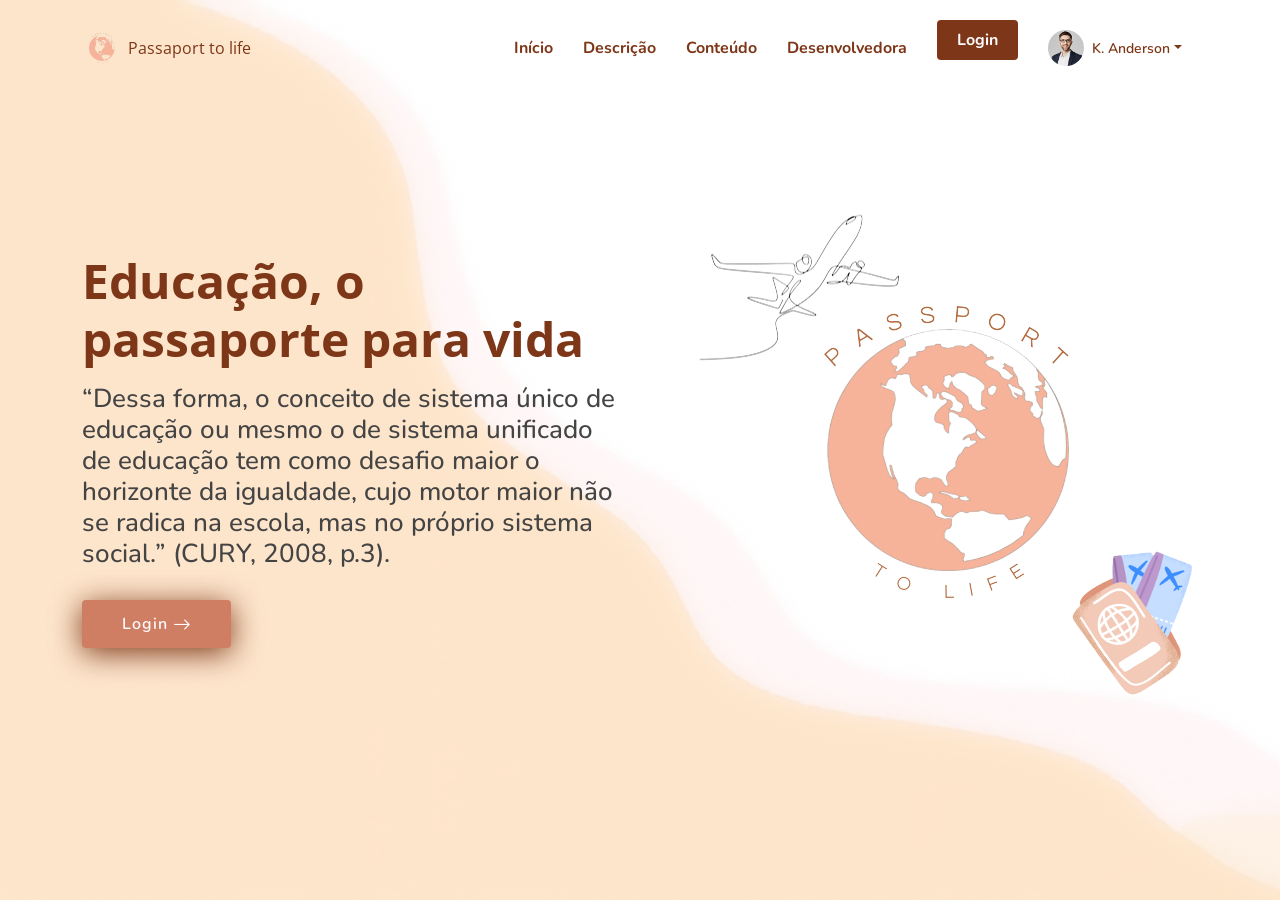
<file: index.html>
<!DOCTYPE html>
<html lang="en">

<head>
  <meta charset="utf-8">
  <meta content="width=device-width, initial-scale=1.0" name="viewport">

  <title>FlexStart Bootstrap Template - Index</title>
  <meta content="" name="description">

  <meta content="" name="keywords">

  <!-- Favicons -->
  <link href="assets/img/mundo.png" rel="icon">
  <link href="assets/img/mundo.png " rel="apple-touch-icon">

  <!-- Google Fonts -->
  <link href="https://fonts.googleapis.com/css?family=Open+Sans:300,300i,400,400i,600,600i,700,700i|Nunito:300,300i,400,400i,600,600i,700,700i|Poppins:300,300i,400,400i,500,500i,600,600i,700,700i" rel="stylesheet">

  <!-- Vendor CSS Files -->
  <link href="assets/vendor/aos/aos.css" rel="stylesheet">
  <link href="assets/vendor/bootstrap/css/bootstrap.min.css" rel="stylesheet">
  <link href="assets/vendor/bootstrap-icons/bootstrap-icons.css" rel="stylesheet">
  <link href="assets/vendor/glightbox/css/glightbox.min.css" rel="stylesheet">
  <link href="assets/vendor/remixicon/remixicon.css" rel="stylesheet">
  <link href="assets/vendor/swiper/swiper-bundle.min.css" rel="stylesheet">

  <!-- Template Main CSS File -->
  <link href="assets/css/style.css" rel="stylesheet">

  <!-- =======================================================
  * Template Name: FlexStart - v1.11.1
  * Template URL: https://bootstrapmade.com/flexstart-bootstrap-startup-template/
  * Author: BootstrapMade.com
  * License: https://bootstrapmade.com/license/
  ======================================================== -->
</head>

<body>

  <!-- ======= Header ======= -->
  <header id="header" class="header fixed-top">
    <div class="container-fluid container-xl d-flex align-items-center justify-content-between">

      <a href="index.html" class="logo d-flex align-items-center">
        <img src="assets/img/mundo.png " alt="">
        <span>Passaport to life</span>
      </a>

      <nav id="navbar" class="navbar">
        <ul>
          <li><a class="nav-link scrollto" href="index.html">Início</a></li>
          <li><a class="nav-link scrollto" < a href="descricao.html">Descrição</a></li>
          <li><a class="nav-link scrollto" href="conteudo.html">Conteúdo</a></li>
          <li><a class="nav-link scrollto" href="desenvolvedora.html">Desenvolvedora</a></li>
          <li><a class="getstarted scrollto" <a href="pages-login.html" 
            class="link-danger" >Login</a></p></li>
        
            <ul class="header-nav ms-auto">
              <br class="d-flex align-items-center">

          
               
          <li class="nav-item dropdown pe-3">

            <a class="nav-link nav-profile d-flex align-items-center pe-0" href="#" data-bs-toggle="dropdown">
              <img src="assets/img/profile-img.jpg" alt="Profile" class="rounded-circle">
              <span class="d-none d-md-block dropdown-toggle ps-2">K. Anderson</span>
            </a><!-- End Profile Iamge Icon -->

 <ul class="dropdown-menu dropdown-menu-end dropdown-menu-arrow profile">
            <li class="dropdown-header">
              <h6>Kevin Anderson</h6>
              <span>Web Designer</span>
            </li>

            <li>
              <a class="dropdown-item d-flex align-items-center" href="users-profile.html">
                <i class="bi bi-person"></i>
                <span>My Profile</span>
              </a>
            </li>
            <li>
              <hr class="dropdown-divider">
            </li>

            <li>
              <a class="dropdown-item d-flex align-items-center" href="users-profile.html">
                <i class="bi bi-gear"></i>
                <span>Account Settings</span>
              </a>
            </li>
            <li>
              <hr class="dropdown-divider">
            </li>
            <li>
              <a class="dropdown-item d-flex align-items-center" href="pages-faq.html">
                <i class="bi bi-question-circle"></i>
                <span>Need Help?</span>
              </a>
            </li>
            <li>
              <hr class="dropdown-divider">
            </li>

            <li>
              <a class="dropdown-item d-flex align-items-center" href="#">
                <i class="bi bi-box-arrow-right"></i>
                <span>Sign Out</span>
              </a>
            </li>

        </ul>
        <i class="bi bi-list mobile-nav-toggle"></i>
      </nav><!-- .navbar -->

    </div>
  </header><!-- End Header -->

  <!-- ======= Hero Section ======= -->
  <section id="hero" class="hero d-flex align-items-center">

    <div class="container">
      <div class="row">
        <div class="col-lg-6 d-flex flex-column justify-content-center">
          <h1 data-aos="fade-up">Educação, o passaporte para vida</h1>
          <h2 data-aos="fade-up" data-aos-delay="400">“Dessa forma, o conceito de sistema único de 
            educação ou mesmo o de sistema unificado de 
            educação tem como desafio maior o horizonte da 
            igualdade, cujo motor maior não se radica na escola, 
            mas no próprio sistema social.” (CURY, 2008, p.3). 
</h2>
          <div data-aos="fade-up" data-aos-delay="600">
            <div class="text-center text-lg-start">
              <a href="pages-login.html" class="btn-get-started scHomerollto d-inline-flex align-items-center justify-content-center align-self-center">
                <span>Login</span>
                <i class="bi bi-arrow-right"></i>
              </a>
            </div>
          </div>
        </div>
        <div class="col-lg-6 hero-img" data-aos="zoom-out" data-aos-delay="200">
          <img src="assets/img/logo.png" class="img-fluid" alt="">
        </div>
      </div>
    </div>

    

  </section><!-- End Hero -->

  
  <a href="#" class="back-to-top d-flex align-items-center justify-content-center"><i class="bi bi-arrow-up-short"></i></a>

  <!-- Vendor JS Files -->
  <script src="assets/vendor/purecounter/purecounter_vanilla.js"></script>
  <script src="assets/vendor/aos/aos.js"></script>
  <script src="assets/vendor/bootstrap/js/bootstrap.bundle.min.js"></script>
  <script src="assets/vendor/glightbox/js/glightbox.min.js"></script>
  <script src="assets/vendor/isotope-layout/isotope.pkgd.min.js"></script>
  <script src="assets/vendor/swiper/swiper-bundle.min.js"></script>
  <script src="assets/vendor/php-email-form/validate.js"></script>

  <!-- Template Main JS File -->
  <script src="assets/js/main.js"></script>

</body>

</html>
</file>
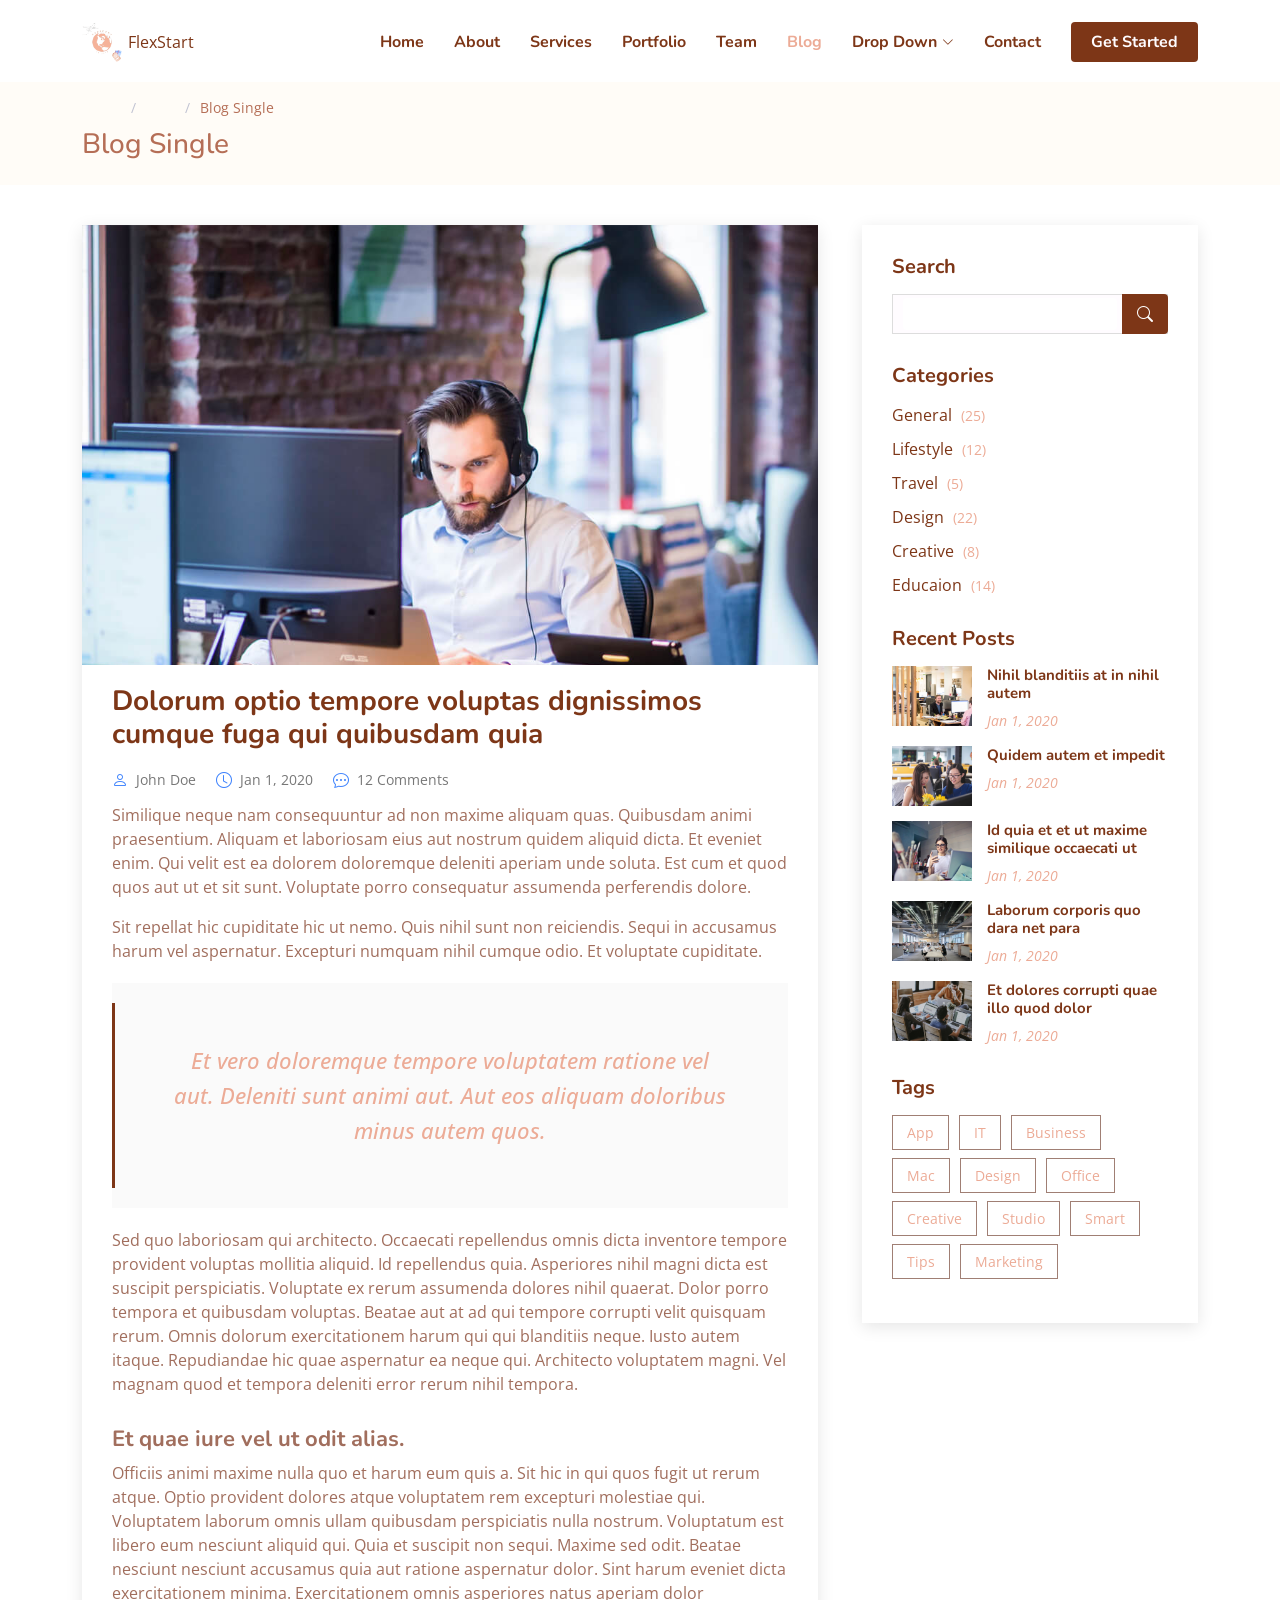
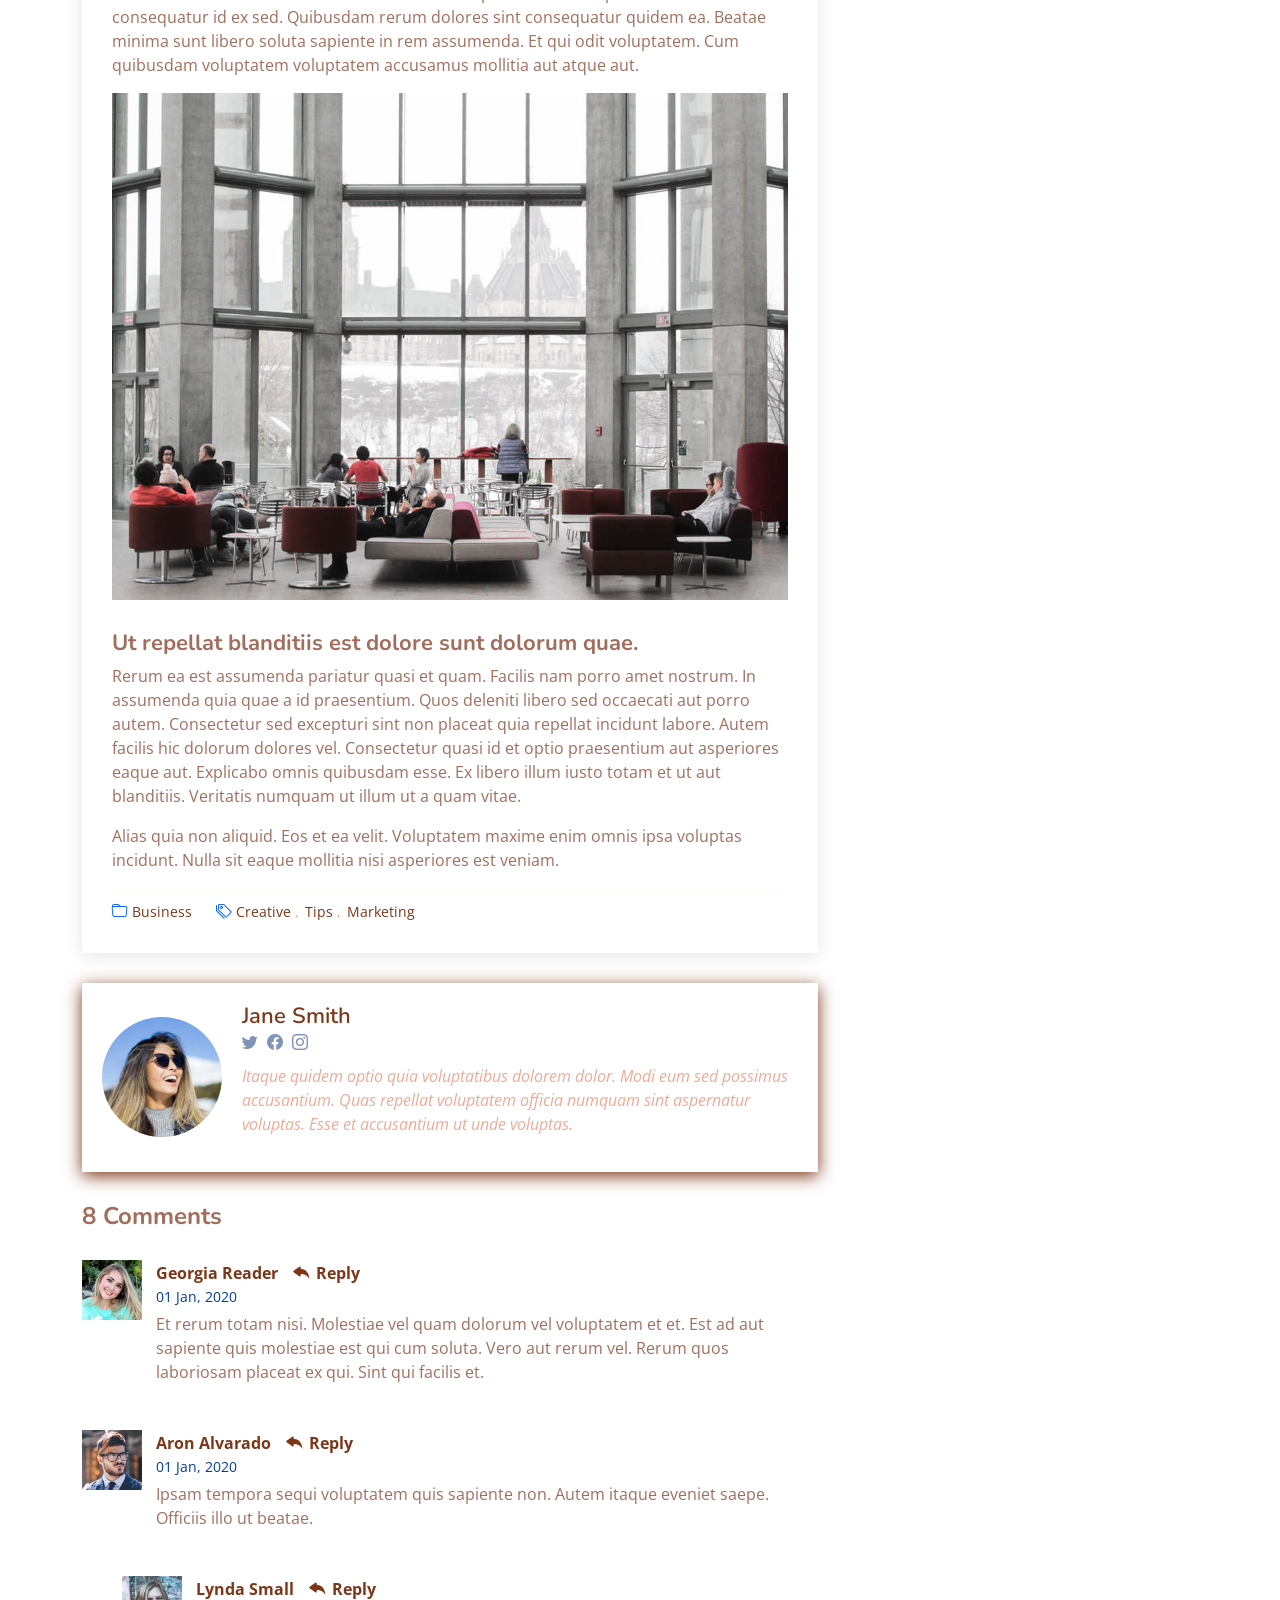
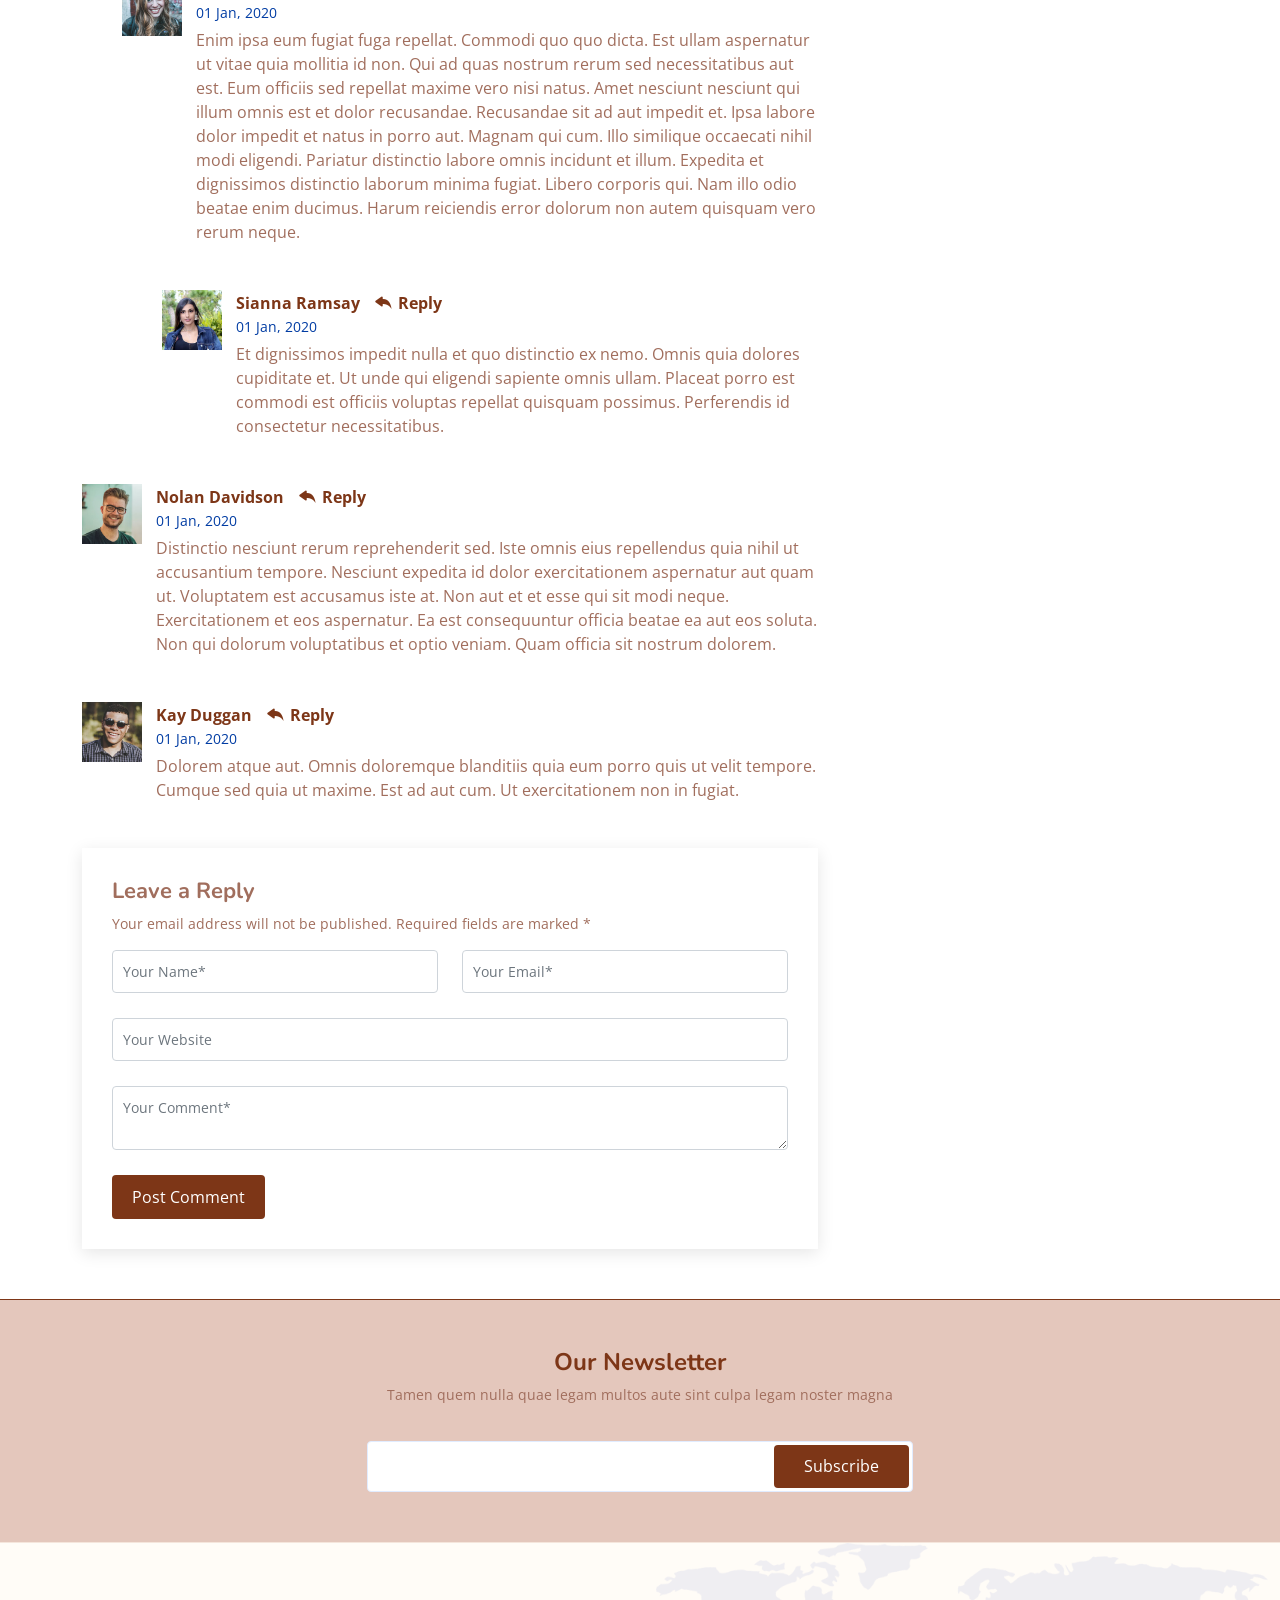
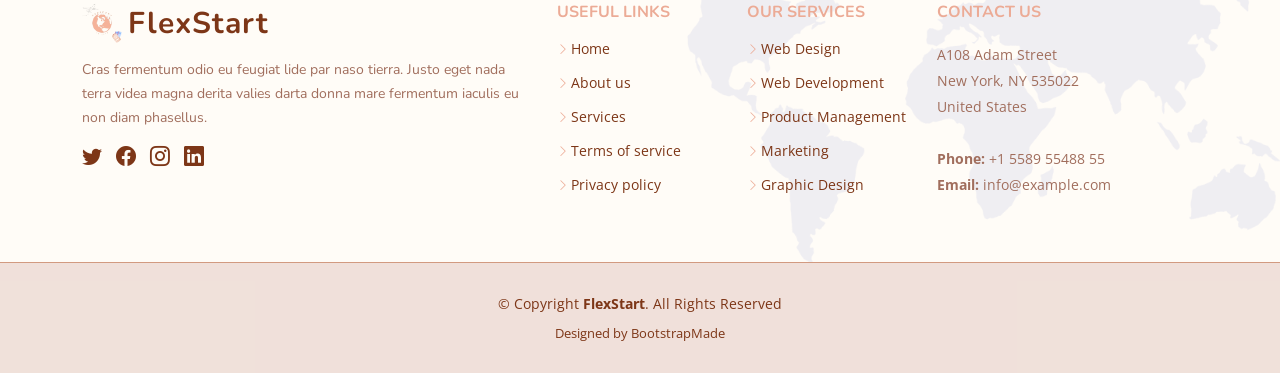
<file: blog-single.html>
<!DOCTYPE html>
<html lang="en">

<head>
  <meta charset="utf-8">
  <meta content="width=device-width, initial-scale=1.0" name="viewport">

  <title>Blog Single - FlexStart Bootstrap Template</title>
  <meta content="" name="description">
  <meta content="" name="keywords">

  <!-- Favicons -->
  <link href="assets/img/favicon.png" rel="icon">
  <link href="assets/img/apple-touch-icon.png" rel="apple-touch-icon">

  <!-- Google Fonts -->
  <link href="https://fonts.googleapis.com/css?family=Open+Sans:300,300i,400,400i,600,600i,700,700i|Nunito:300,300i,400,400i,600,600i,700,700i|Poppins:300,300i,400,400i,500,500i,600,600i,700,700i" rel="stylesheet">

  <!-- Vendor CSS Files -->
  <link href="assets/vendor/aos/aos.css" rel="stylesheet">
  <link href="assets/vendor/bootstrap/css/bootstrap.min.css" rel="stylesheet">
  <link href="assets/vendor/bootstrap-icons/bootstrap-icons.css" rel="stylesheet">
  <link href="assets/vendor/glightbox/css/glightbox.min.css" rel="stylesheet">
  <link href="assets/vendor/remixicon/remixicon.css" rel="stylesheet">
  <link href="assets/vendor/swiper/swiper-bundle.min.css" rel="stylesheet">

  <!-- Template Main CSS File -->
  <link href="assets/css/style.css" rel="stylesheet">

  <!-- =======================================================
  * Template Name: FlexStart - v1.11.1
  * Template URL: https://bootstrapmade.com/flexstart-bootstrap-startup-template/
  * Author: BootstrapMade.com
  * License: https://bootstrapmade.com/license/
  ======================================================== -->
</head>

<body>

  <!-- ======= Header ======= -->
  <header id="header" class="header fixed-top">
    <div class="container-fluid container-xl d-flex align-items-center justify-content-between">

      <a href="index.html" class="logo d-flex align-items-center">
        <img src="assets/img/logo.png" alt="">
        <span>FlexStart</span>
      </a>

      <nav id="navbar" class="navbar">
        <ul>
          <li><a class="nav-link scrollto " href="#hero">Home</a></li>
          <li><a class="nav-link scrollto" href="#about">About</a></li>
          <li><a class="nav-link scrollto" href="#services">Services</a></li>
          <li><a class="nav-link scrollto" href="#portfolio">Portfolio</a></li>
          <li><a class="nav-link scrollto" href="#team">Team</a></li>
          <li><a class="active" href="blog.html">Blog</a></li>
          <li class="dropdown"><a href="#"><span>Drop Down</span> <i class="bi bi-chevron-down"></i></a>
            <ul>
              <li><a href="#">Drop Down 1</a></li>
              <li class="dropdown"><a href="#"><span>Deep Drop Down</span> <i class="bi bi-chevron-right"></i></a>
                <ul>
                  <li><a href="#">Deep Drop Down 1</a></li>
                  <li><a href="#">Deep Drop Down 2</a></li>
                  <li><a href="#">Deep Drop Down 3</a></li>
                  <li><a href="#">Deep Drop Down 4</a></li>
                  <li><a href="#">Deep Drop Down 5</a></li>
                </ul>
              </li>
              <li><a href="#">Drop Down 2</a></li>
              <li><a href="#">Drop Down 3</a></li>
              <li><a href="#">Drop Down 4</a></li>
            </ul>
          </li>
          <li><a class="nav-link scrollto" href="#contact">Contact</a></li>
          <li><a class="getstarted scrollto" href="#about">Get Started</a></li>
        </ul>
        <i class="bi bi-list mobile-nav-toggle"></i>
      </nav><!-- .navbar -->

    </div>
  </header><!-- End Header -->

  <main id="main">

    <!-- ======= Breadcrumbs ======= -->
    <section class="breadcrumbs">
      <div class="container">

        <ol>
          <li><a href="index.html">Home</a></li>
          <li><a href="blog.html">Blog</a></li>
          <li>Blog Single</li>
        </ol>
        <h2>Blog Single</h2>

      </div>
    </section><!-- End Breadcrumbs -->

    <!-- ======= Blog Single Section ======= -->
    <section id="blog" class="blog">
      <div class="container" data-aos="fade-up">

        <div class="row">

          <div class="col-lg-8 entries">

            <article class="entry entry-single">

              <div class="entry-img">
                <img src="assets/img/blog/blog-1.jpg" alt="" class="img-fluid">
              </div>

              <h2 class="entry-title">
                <a href="blog-single.html">Dolorum optio tempore voluptas dignissimos cumque fuga qui quibusdam quia</a>
              </h2>

              <div class="entry-meta">
                <ul>
                  <li class="d-flex align-items-center"><i class="bi bi-person"></i> <a href="blog-single.html">John Doe</a></li>
                  <li class="d-flex align-items-center"><i class="bi bi-clock"></i> <a href="blog-single.html"><time datetime="2020-01-01">Jan 1, 2020</time></a></li>
                  <li class="d-flex align-items-center"><i class="bi bi-chat-dots"></i> <a href="blog-single.html">12 Comments</a></li>
                </ul>
              </div>

              <div class="entry-content">
                <p>
                  Similique neque nam consequuntur ad non maxime aliquam quas. Quibusdam animi praesentium. Aliquam et laboriosam eius aut nostrum quidem aliquid dicta.
                  Et eveniet enim. Qui velit est ea dolorem doloremque deleniti aperiam unde soluta. Est cum et quod quos aut ut et sit sunt. Voluptate porro consequatur assumenda perferendis dolore.
                </p>

                <p>
                  Sit repellat hic cupiditate hic ut nemo. Quis nihil sunt non reiciendis. Sequi in accusamus harum vel aspernatur. Excepturi numquam nihil cumque odio. Et voluptate cupiditate.
                </p>

                <blockquote>
                  <p>
                    Et vero doloremque tempore voluptatem ratione vel aut. Deleniti sunt animi aut. Aut eos aliquam doloribus minus autem quos.
                  </p>
                </blockquote>

                <p>
                  Sed quo laboriosam qui architecto. Occaecati repellendus omnis dicta inventore tempore provident voluptas mollitia aliquid. Id repellendus quia. Asperiores nihil magni dicta est suscipit perspiciatis. Voluptate ex rerum assumenda dolores nihil quaerat.
                  Dolor porro tempora et quibusdam voluptas. Beatae aut at ad qui tempore corrupti velit quisquam rerum. Omnis dolorum exercitationem harum qui qui blanditiis neque.
                  Iusto autem itaque. Repudiandae hic quae aspernatur ea neque qui. Architecto voluptatem magni. Vel magnam quod et tempora deleniti error rerum nihil tempora.
                </p>

                <h3>Et quae iure vel ut odit alias.</h3>
                <p>
                  Officiis animi maxime nulla quo et harum eum quis a. Sit hic in qui quos fugit ut rerum atque. Optio provident dolores atque voluptatem rem excepturi molestiae qui. Voluptatem laborum omnis ullam quibusdam perspiciatis nulla nostrum. Voluptatum est libero eum nesciunt aliquid qui.
                  Quia et suscipit non sequi. Maxime sed odit. Beatae nesciunt nesciunt accusamus quia aut ratione aspernatur dolor. Sint harum eveniet dicta exercitationem minima. Exercitationem omnis asperiores natus aperiam dolor consequatur id ex sed. Quibusdam rerum dolores sint consequatur quidem ea.
                  Beatae minima sunt libero soluta sapiente in rem assumenda. Et qui odit voluptatem. Cum quibusdam voluptatem voluptatem accusamus mollitia aut atque aut.
                </p>
                <img src="assets/img/blog/blog-inside-post.jpg" class="img-fluid" alt="">

                <h3>Ut repellat blanditiis est dolore sunt dolorum quae.</h3>
                <p>
                  Rerum ea est assumenda pariatur quasi et quam. Facilis nam porro amet nostrum. In assumenda quia quae a id praesentium. Quos deleniti libero sed occaecati aut porro autem. Consectetur sed excepturi sint non placeat quia repellat incidunt labore. Autem facilis hic dolorum dolores vel.
                  Consectetur quasi id et optio praesentium aut asperiores eaque aut. Explicabo omnis quibusdam esse. Ex libero illum iusto totam et ut aut blanditiis. Veritatis numquam ut illum ut a quam vitae.
                </p>
                <p>
                  Alias quia non aliquid. Eos et ea velit. Voluptatem maxime enim omnis ipsa voluptas incidunt. Nulla sit eaque mollitia nisi asperiores est veniam.
                </p>

              </div>

              <div class="entry-footer">
                <i class="bi bi-folder"></i>
                <ul class="cats">
                  <li><a href="#">Business</a></li>
                </ul>

                <i class="bi bi-tags"></i>
                <ul class="tags">
                  <li><a href="#">Creative</a></li>
                  <li><a href="#">Tips</a></li>
                  <li><a href="#">Marketing</a></li>
                </ul>
              </div>

            </article><!-- End blog entry -->

            <div class="blog-author d-flex align-items-center">
              <img src="assets/img/blog/blog-author.jpg" class="rounded-circle float-left" alt="">
              <div>
                <h4>Jane Smith</h4>
                <div class="social-links">
                  <a href="https://twitters.com/#"><i class="bi bi-twitter"></i></a>
                  <a href="https://facebook.com/#"><i class="bi bi-facebook"></i></a>
                  <a href="https://instagram.com/#"><i class="biu bi-instagram"></i></a>
                </div>
                <p>
                  Itaque quidem optio quia voluptatibus dolorem dolor. Modi eum sed possimus accusantium. Quas repellat voluptatem officia numquam sint aspernatur voluptas. Esse et accusantium ut unde voluptas.
                </p>
              </div>
            </div><!-- End blog author bio -->

            <div class="blog-comments">

              <h4 class="comments-count">8 Comments</h4>

              <div id="comment-1" class="comment">
                <div class="d-flex">
                  <div class="comment-img"><img src="assets/img/blog/comments-1.jpg" alt=""></div>
                  <div>
                    <h5><a href="">Georgia Reader</a> <a href="#" class="reply"><i class="bi bi-reply-fill"></i> Reply</a></h5>
                    <time datetime="2020-01-01">01 Jan, 2020</time>
                    <p>
                      Et rerum totam nisi. Molestiae vel quam dolorum vel voluptatem et et. Est ad aut sapiente quis molestiae est qui cum soluta.
                      Vero aut rerum vel. Rerum quos laboriosam placeat ex qui. Sint qui facilis et.
                    </p>
                  </div>
                </div>
              </div><!-- End comment #1 -->

              <div id="comment-2" class="comment">
                <div class="d-flex">
                  <div class="comment-img"><img src="assets/img/blog/comments-2.jpg" alt=""></div>
                  <div>
                    <h5><a href="">Aron Alvarado</a> <a href="#" class="reply"><i class="bi bi-reply-fill"></i> Reply</a></h5>
                    <time datetime="2020-01-01">01 Jan, 2020</time>
                    <p>
                      Ipsam tempora sequi voluptatem quis sapiente non. Autem itaque eveniet saepe. Officiis illo ut beatae.
                    </p>
                  </div>
                </div>

                <div id="comment-reply-1" class="comment comment-reply">
                  <div class="d-flex">
                    <div class="comment-img"><img src="assets/img/blog/comments-3.jpg" alt=""></div>
                    <div>
                      <h5><a href="">Lynda Small</a> <a href="#" class="reply"><i class="bi bi-reply-fill"></i> Reply</a></h5>
                      <time datetime="2020-01-01">01 Jan, 2020</time>
                      <p>
                        Enim ipsa eum fugiat fuga repellat. Commodi quo quo dicta. Est ullam aspernatur ut vitae quia mollitia id non. Qui ad quas nostrum rerum sed necessitatibus aut est. Eum officiis sed repellat maxime vero nisi natus. Amet nesciunt nesciunt qui illum omnis est et dolor recusandae.

                        Recusandae sit ad aut impedit et. Ipsa labore dolor impedit et natus in porro aut. Magnam qui cum. Illo similique occaecati nihil modi eligendi. Pariatur distinctio labore omnis incidunt et illum. Expedita et dignissimos distinctio laborum minima fugiat.

                        Libero corporis qui. Nam illo odio beatae enim ducimus. Harum reiciendis error dolorum non autem quisquam vero rerum neque.
                      </p>
                    </div>
                  </div>

                  <div id="comment-reply-2" class="comment comment-reply">
                    <div class="d-flex">
                      <div class="comment-img"><img src="assets/img/blog/comments-4.jpg" alt=""></div>
                      <div>
                        <h5><a href="">Sianna Ramsay</a> <a href="#" class="reply"><i class="bi bi-reply-fill"></i> Reply</a></h5>
                        <time datetime="2020-01-01">01 Jan, 2020</time>
                        <p>
                          Et dignissimos impedit nulla et quo distinctio ex nemo. Omnis quia dolores cupiditate et. Ut unde qui eligendi sapiente omnis ullam. Placeat porro est commodi est officiis voluptas repellat quisquam possimus. Perferendis id consectetur necessitatibus.
                        </p>
                      </div>
                    </div>

                  </div><!-- End comment reply #2-->

                </div><!-- End comment reply #1-->

              </div><!-- End comment #2-->

              <div id="comment-3" class="comment">
                <div class="d-flex">
                  <div class="comment-img"><img src="assets/img/blog/comments-5.jpg" alt=""></div>
                  <div>
                    <h5><a href="">Nolan Davidson</a> <a href="#" class="reply"><i class="bi bi-reply-fill"></i> Reply</a></h5>
                    <time datetime="2020-01-01">01 Jan, 2020</time>
                    <p>
                      Distinctio nesciunt rerum reprehenderit sed. Iste omnis eius repellendus quia nihil ut accusantium tempore. Nesciunt expedita id dolor exercitationem aspernatur aut quam ut. Voluptatem est accusamus iste at.
                      Non aut et et esse qui sit modi neque. Exercitationem et eos aspernatur. Ea est consequuntur officia beatae ea aut eos soluta. Non qui dolorum voluptatibus et optio veniam. Quam officia sit nostrum dolorem.
                    </p>
                  </div>
                </div>

              </div><!-- End comment #3 -->

              <div id="comment-4" class="comment">
                <div class="d-flex">
                  <div class="comment-img"><img src="assets/img/blog/comments-6.jpg" alt=""></div>
                  <div>
                    <h5><a href="">Kay Duggan</a> <a href="#" class="reply"><i class="bi bi-reply-fill"></i> Reply</a></h5>
                    <time datetime="2020-01-01">01 Jan, 2020</time>
                    <p>
                      Dolorem atque aut. Omnis doloremque blanditiis quia eum porro quis ut velit tempore. Cumque sed quia ut maxime. Est ad aut cum. Ut exercitationem non in fugiat.
                    </p>
                  </div>
                </div>

              </div><!-- End comment #4 -->

              <div class="reply-form">
                <h4>Leave a Reply</h4>
                <p>Your email address will not be published. Required fields are marked * </p>
                <form action="">
                  <div class="row">
                    <div class="col-md-6 form-group">
                      <input name="name" type="text" class="form-control" placeholder="Your Name*">
                    </div>
                    <div class="col-md-6 form-group">
                      <input name="email" type="text" class="form-control" placeholder="Your Email*">
                    </div>
                  </div>
                  <div class="row">
                    <div class="col form-group">
                      <input name="website" type="text" class="form-control" placeholder="Your Website">
                    </div>
                  </div>
                  <div class="row">
                    <div class="col form-group">
                      <textarea name="comment" class="form-control" placeholder="Your Comment*"></textarea>
                    </div>
                  </div>
                  <button type="submit" class="btn btn-primary">Post Comment</button>

                </form>

              </div>

            </div><!-- End blog comments -->

          </div><!-- End blog entries list -->

          <div class="col-lg-4">

            <div class="sidebar">

              <h3 class="sidebar-title">Search</h3>
              <div class="sidebar-item search-form">
                <form action="">
                  <input type="text">
                  <button type="submit"><i class="bi bi-search"></i></button>
                </form>
              </div><!-- End sidebar search formn-->

              <h3 class="sidebar-title">Categories</h3>
              <div class="sidebar-item categories">
                <ul>
                  <li><a href="#">General <span>(25)</span></a></li>
                  <li><a href="#">Lifestyle <span>(12)</span></a></li>
                  <li><a href="#">Travel <span>(5)</span></a></li>
                  <li><a href="#">Design <span>(22)</span></a></li>
                  <li><a href="#">Creative <span>(8)</span></a></li>
                  <li><a href="#">Educaion <span>(14)</span></a></li>
                </ul>
              </div><!-- End sidebar categories-->

              <h3 class="sidebar-title">Recent Posts</h3>
              <div class="sidebar-item recent-posts">
                <div class="post-item clearfix">
                  <img src="assets/img/blog/blog-recent-1.jpg" alt="">
                  <h4><a href="blog-single.html">Nihil blanditiis at in nihil autem</a></h4>
                  <time datetime="2020-01-01">Jan 1, 2020</time>
                </div>

                <div class="post-item clearfix">
                  <img src="assets/img/blog/blog-recent-2.jpg" alt="">
                  <h4><a href="blog-single.html">Quidem autem et impedit</a></h4>
                  <time datetime="2020-01-01">Jan 1, 2020</time>
                </div>

                <div class="post-item clearfix">
                  <img src="assets/img/blog/blog-recent-3.jpg" alt="">
                  <h4><a href="blog-single.html">Id quia et et ut maxime similique occaecati ut</a></h4>
                  <time datetime="2020-01-01">Jan 1, 2020</time>
                </div>

                <div class="post-item clearfix">
                  <img src="assets/img/blog/blog-recent-4.jpg" alt="">
                  <h4><a href="blog-single.html">Laborum corporis quo dara net para</a></h4>
                  <time datetime="2020-01-01">Jan 1, 2020</time>
                </div>

                <div class="post-item clearfix">
                  <img src="assets/img/blog/blog-recent-5.jpg" alt="">
                  <h4><a href="blog-single.html">Et dolores corrupti quae illo quod dolor</a></h4>
                  <time datetime="2020-01-01">Jan 1, 2020</time>
                </div>

              </div><!-- End sidebar recent posts-->

              <h3 class="sidebar-title">Tags</h3>
              <div class="sidebar-item tags">
                <ul>
                  <li><a href="#">App</a></li>
                  <li><a href="#">IT</a></li>
                  <li><a href="#">Business</a></li>
                  <li><a href="#">Mac</a></li>
                  <li><a href="#">Design</a></li>
                  <li><a href="#">Office</a></li>
                  <li><a href="#">Creative</a></li>
                  <li><a href="#">Studio</a></li>
                  <li><a href="#">Smart</a></li>
                  <li><a href="#">Tips</a></li>
                  <li><a href="#">Marketing</a></li>
                </ul>
              </div><!-- End sidebar tags-->

            </div><!-- End sidebar -->

          </div><!-- End blog sidebar -->

        </div>

      </div>
    </section><!-- End Blog Single Section -->

  </main><!-- End #main -->

  <!-- ======= Footer ======= -->
  <footer id="footer" class="footer">

    <div class="footer-newsletter">
      <div class="container">
        <div class="row justify-content-center">
          <div class="col-lg-12 text-center">
            <h4>Our Newsletter</h4>
            <p>Tamen quem nulla quae legam multos aute sint culpa legam noster magna</p>
          </div>
          <div class="col-lg-6">
            <form action="" method="post">
              <input type="email" name="email"><input type="submit" value="Subscribe">
            </form>
          </div>
        </div>
      </div>
    </div>

    <div class="footer-top">
      <div class="container">
        <div class="row gy-4">
          <div class="col-lg-5 col-md-12 footer-info">
            <a href="index.html" class="logo d-flex align-items-center">
              <img src="assets/img/logo.png" alt="">
              <span>FlexStart</span>
            </a>
            <p>Cras fermentum odio eu feugiat lide par naso tierra. Justo eget nada terra videa magna derita valies darta donna mare fermentum iaculis eu non diam phasellus.</p>
            <div class="social-links mt-3">
              <a href="#" class="twitter"><i class="bi bi-twitter"></i></a>
              <a href="#" class="facebook"><i class="bi bi-facebook"></i></a>
              <a href="#" class="instagram"><i class="bi bi-instagram"></i></a>
              <a href="#" class="linkedin"><i class="bi bi-linkedin"></i></a>
            </div>
          </div>

          <div class="col-lg-2 col-6 footer-links">
            <h4>Useful Links</h4>
            <ul>
              <li><i class="bi bi-chevron-right"></i> <a href="#">Home</a></li>
              <li><i class="bi bi-chevron-right"></i> <a href="#">About us</a></li>
              <li><i class="bi bi-chevron-right"></i> <a href="#">Services</a></li>
              <li><i class="bi bi-chevron-right"></i> <a href="#">Terms of service</a></li>
              <li><i class="bi bi-chevron-right"></i> <a href="#">Privacy policy</a></li>
            </ul>
          </div>

          <div class="col-lg-2 col-6 footer-links">
            <h4>Our Services</h4>
            <ul>
              <li><i class="bi bi-chevron-right"></i> <a href="#">Web Design</a></li>
              <li><i class="bi bi-chevron-right"></i> <a href="#">Web Development</a></li>
              <li><i class="bi bi-chevron-right"></i> <a href="#">Product Management</a></li>
              <li><i class="bi bi-chevron-right"></i> <a href="#">Marketing</a></li>
              <li><i class="bi bi-chevron-right"></i> <a href="#">Graphic Design</a></li>
            </ul>
          </div>

          <div class="col-lg-3 col-md-12 footer-contact text-center text-md-start">
            <h4>Contact Us</h4>
            <p>
              A108 Adam Street <br>
              New York, NY 535022<br>
              United States <br><br>
              <strong>Phone:</strong> +1 5589 55488 55<br>
              <strong>Email:</strong> info@example.com<br>
            </p>

          </div>

        </div>
      </div>
    </div>

    <div class="container">
      <div class="copyright">
        &copy; Copyright <strong><span>FlexStart</span></strong>. All Rights Reserved
      </div>
      <div class="credits">
        <!-- All the links in the footer should remain intact. -->
        <!-- You can delete the links only if you purchased the pro version. -->
        <!-- Licensing information: https://bootstrapmade.com/license/ -->
        <!-- Purchase the pro version with working PHP/AJAX contact form: https://bootstrapmade.com/flexstart-bootstrap-startup-template/ -->
        Designed by <a href="https://bootstrapmade.com/">BootstrapMade</a>
      </div>
    </div>
  </footer><!-- End Footer -->

  <a href="#" class="back-to-top d-flex align-items-center justify-content-center"><i class="bi bi-arrow-up-short"></i></a>

  <!-- Vendor JS Files -->
  <script src="assets/vendor/purecounter/purecounter_vanilla.js"></script>
  <script src="assets/vendor/aos/aos.js"></script>
  <script src="assets/vendor/bootstrap/js/bootstrap.bundle.min.js"></script>
  <script src="assets/vendor/glightbox/js/glightbox.min.js"></script>
  <script src="assets/vendor/isotope-layout/isotope.pkgd.min.js"></script>
  <script src="assets/vendor/swiper/swiper-bundle.min.js"></script>
  <script src="assets/vendor/php-email-form/validate.js"></script>

  <!-- Template Main JS File -->
  <script src="assets/js/main.js"></script>

</body>

</html>
</file>
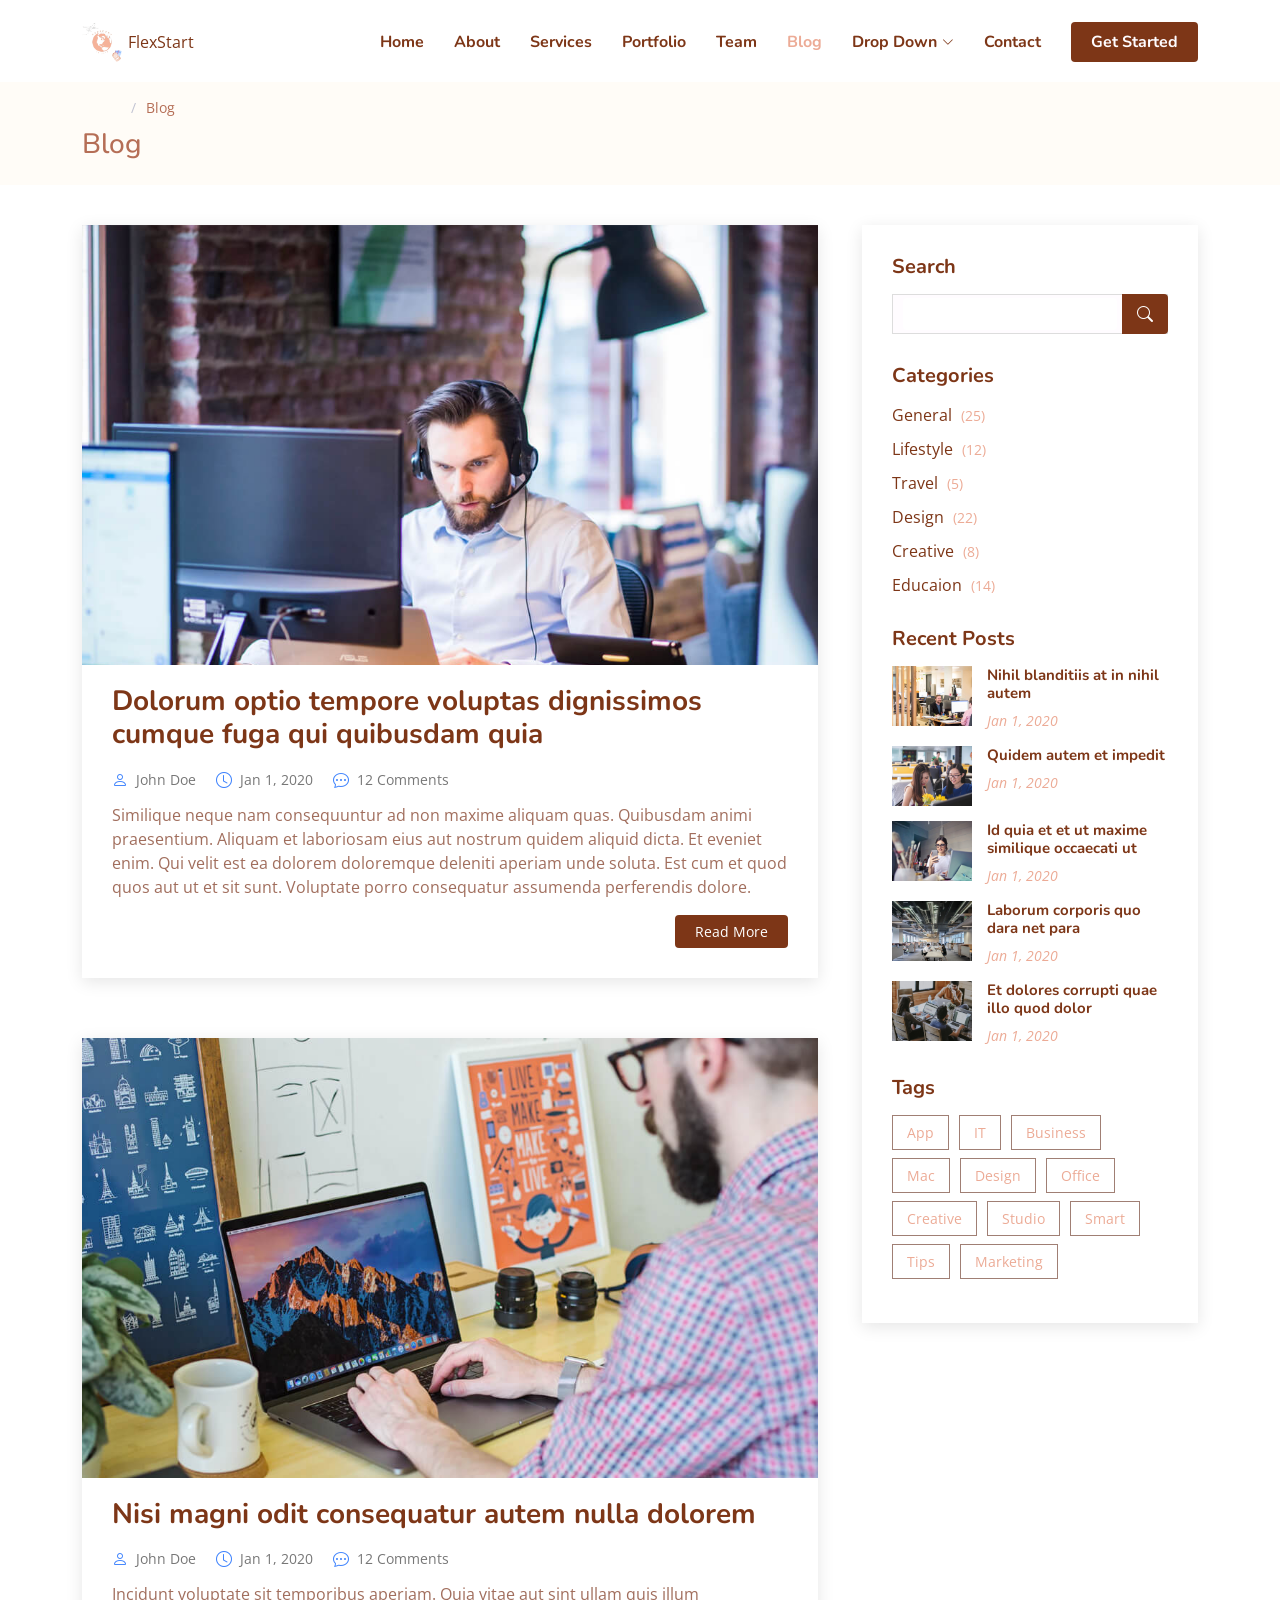
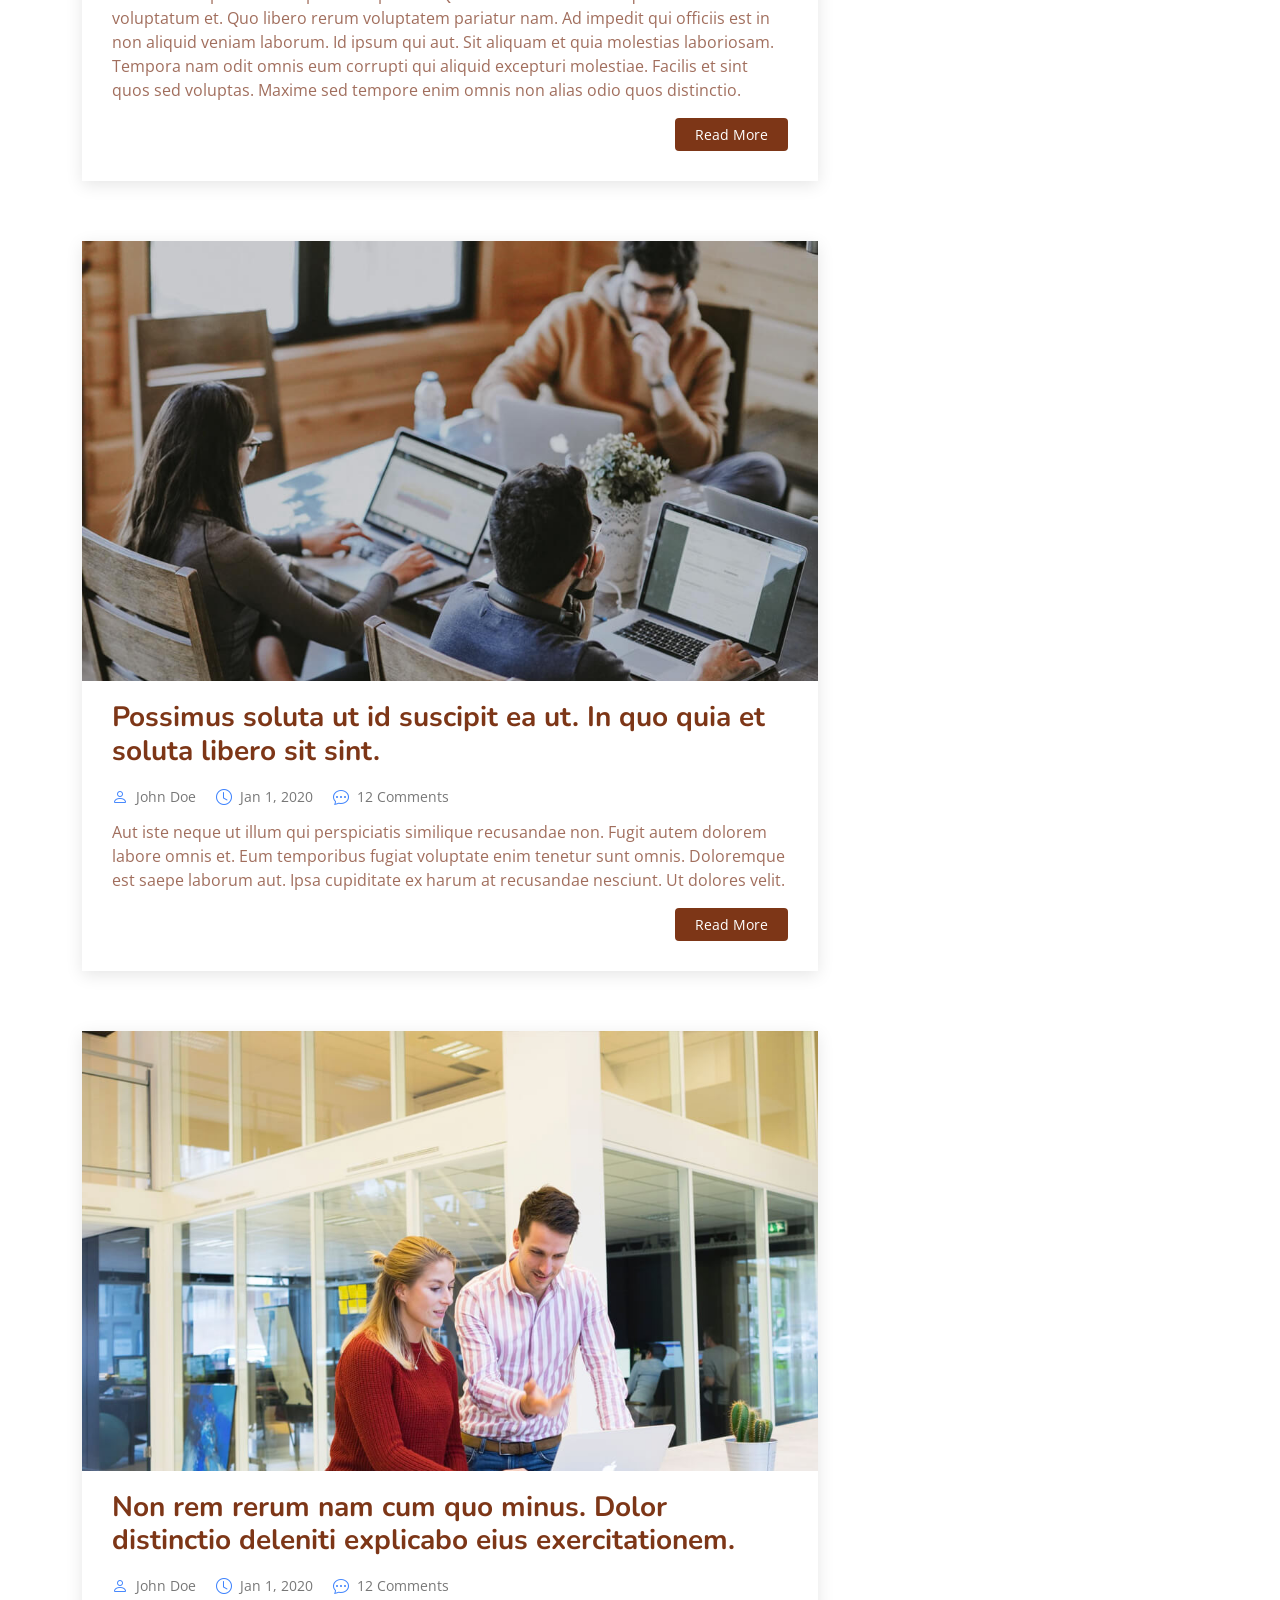
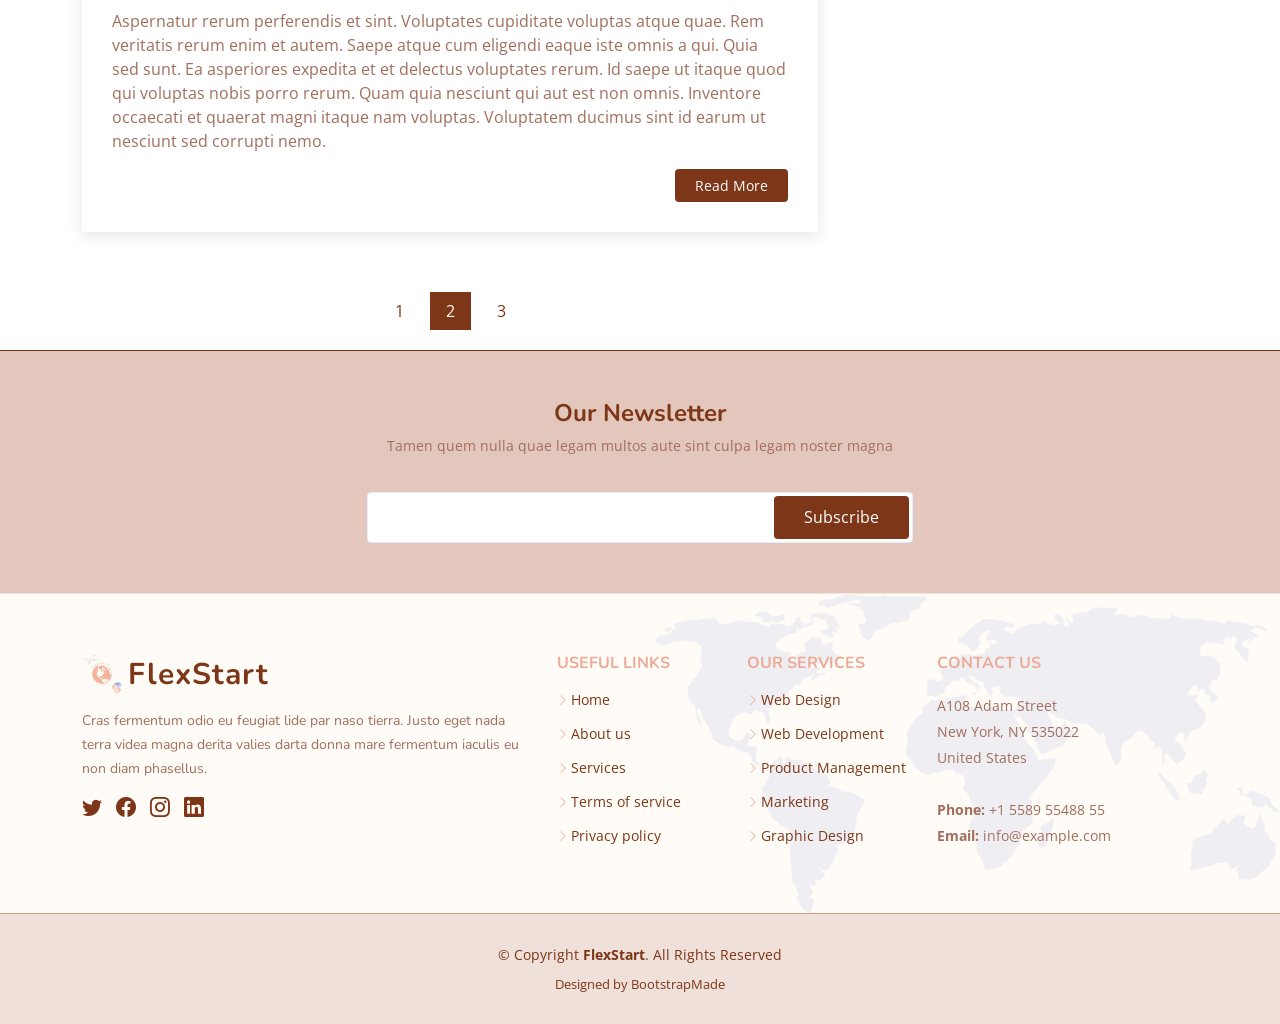
<file: blog.html>
<!DOCTYPE html>
<html lang="en">

<head>
  <meta charset="utf-8">
  <meta content="width=device-width, initial-scale=1.0" name="viewport">

  <title>Blog - FlexStart Bootstrap Template</title>
  <meta content="" name="description">
  <meta content="" name="keywords">

  <!-- Favicons -->
  <link href="assets/img/favicon.png" rel="icon">
  <link href="assets/img/apple-touch-icon.png" rel="apple-touch-icon">

  <!-- Google Fonts -->
  <link href="https://fonts.googleapis.com/css?family=Open+Sans:300,300i,400,400i,600,600i,700,700i|Nunito:300,300i,400,400i,600,600i,700,700i|Poppins:300,300i,400,400i,500,500i,600,600i,700,700i" rel="stylesheet">

  <!-- Vendor CSS Files -->
  <link href="assets/vendor/aos/aos.css" rel="stylesheet">
  <link href="assets/vendor/bootstrap/css/bootstrap.min.css" rel="stylesheet">
  <link href="assets/vendor/bootstrap-icons/bootstrap-icons.css" rel="stylesheet">
  <link href="assets/vendor/glightbox/css/glightbox.min.css" rel="stylesheet">
  <link href="assets/vendor/remixicon/remixicon.css" rel="stylesheet">
  <link href="assets/vendor/swiper/swiper-bundle.min.css" rel="stylesheet">

  <!-- Template Main CSS File -->
  <link href="assets/css/style.css" rel="stylesheet">

  <!-- =======================================================
  * Template Name: FlexStart - v1.11.1
  * Template URL: https://bootstrapmade.com/flexstart-bootstrap-startup-template/
  * Author: BootstrapMade.com
  * License: https://bootstrapmade.com/license/
  ======================================================== -->
</head>

<body>

  <!-- ======= Header ======= -->
  <header id="header" class="header fixed-top">
    <div class="container-fluid container-xl d-flex align-items-center justify-content-between">

      <a href="index.html" class="logo d-flex align-items-center">
        <img src="assets/img/logo.png" alt="">
        <span>FlexStart</span>
      </a>

      <nav id="navbar" class="navbar">
        <ul>
          <li><a class="nav-link scrollto " href="#hero">Home</a></li>
          <li><a class="nav-link scrollto" href="#about">About</a></li>
          <li><a class="nav-link scrollto" href="#services">Services</a></li>
          <li><a class="nav-link scrollto" href="#portfolio">Portfolio</a></li>
          <li><a class="nav-link scrollto" href="#team">Team</a></li>
          <li><a class="active" href="blog.html">Blog</a></li>
          <li class="dropdown"><a href="#"><span>Drop Down</span> <i class="bi bi-chevron-down"></i></a>
            <ul>
              <li><a href="#">Drop Down 1</a></li>
              <li class="dropdown"><a href="#"><span>Deep Drop Down</span> <i class="bi bi-chevron-right"></i></a>
                <ul>
                  <li><a href="#">Deep Drop Down 1</a></li>
                  <li><a href="#">Deep Drop Down 2</a></li>
                  <li><a href="#">Deep Drop Down 3</a></li>
                  <li><a href="#">Deep Drop Down 4</a></li>
                  <li><a href="#">Deep Drop Down 5</a></li>
                </ul>
              </li>
              <li><a href="#">Drop Down 2</a></li>
              <li><a href="#">Drop Down 3</a></li>
              <li><a href="#">Drop Down 4</a></li>
            </ul>
          </li>
          <li><a class="nav-link scrollto" href="#contact">Contact</a></li>
          <li><a class="getstarted scrollto" href="#about">Get Started</a></li>
        </ul>
        <i class="bi bi-list mobile-nav-toggle"></i>
      </nav><!-- .navbar -->

    </div>
  </header><!-- End Header -->

  <main id="main">

    <!-- ======= Breadcrumbs ======= -->
    <section class="breadcrumbs">
      <div class="container">

        <ol>
          <li><a href="index.html">Home</a></li>
          <li>Blog</li>
        </ol>
        <h2>Blog</h2>

      </div>
    </section><!-- End Breadcrumbs -->

    <!-- ======= Blog Section ======= -->
    <section id="blog" class="blog">
      <div class="container" data-aos="fade-up">

        <div class="row">

          <div class="col-lg-8 entries">

            <article class="entry">

              <div class="entry-img">
                <img src="assets/img/blog/blog-1.jpg" alt="" class="img-fluid">
              </div>

              <h2 class="entry-title">
                <a href="blog-single.html">Dolorum optio tempore voluptas dignissimos cumque fuga qui quibusdam quia</a>
              </h2>

              <div class="entry-meta">
                <ul>
                  <li class="d-flex align-items-center"><i class="bi bi-person"></i> <a href="blog-single.html">John Doe</a></li>
                  <li class="d-flex align-items-center"><i class="bi bi-clock"></i> <a href="blog-single.html"><time datetime="2020-01-01">Jan 1, 2020</time></a></li>
                  <li class="d-flex align-items-center"><i class="bi bi-chat-dots"></i> <a href="blog-single.html">12 Comments</a></li>
                </ul>
              </div>

              <div class="entry-content">
                <p>
                  Similique neque nam consequuntur ad non maxime aliquam quas. Quibusdam animi praesentium. Aliquam et laboriosam eius aut nostrum quidem aliquid dicta.
                  Et eveniet enim. Qui velit est ea dolorem doloremque deleniti aperiam unde soluta. Est cum et quod quos aut ut et sit sunt. Voluptate porro consequatur assumenda perferendis dolore.
                </p>
                <div class="read-more">
                  <a href="blog-single.html">Read More</a>
                </div>
              </div>

            </article><!-- End blog entry -->

            <article class="entry">

              <div class="entry-img">
                <img src="assets/img/blog/blog-2.jpg" alt="" class="img-fluid">
              </div>

              <h2 class="entry-title">
                <a href="blog-single.html">Nisi magni odit consequatur autem nulla dolorem</a>
              </h2>

              <div class="entry-meta">
                <ul>
                  <li class="d-flex align-items-center"><i class="bi bi-person"></i> <a href="blog-single.html">John Doe</a></li>
                  <li class="d-flex align-items-center"><i class="bi bi-clock"></i> <a href="blog-single.html"><time datetime="2020-01-01">Jan 1, 2020</time></a></li>
                  <li class="d-flex align-items-center"><i class="bi bi-chat-dots"></i> <a href="blog-single.html">12 Comments</a></li>
                </ul>
              </div>

              <div class="entry-content">
                <p>
                  Incidunt voluptate sit temporibus aperiam. Quia vitae aut sint ullam quis illum voluptatum et. Quo libero rerum voluptatem pariatur nam.
                  Ad impedit qui officiis est in non aliquid veniam laborum. Id ipsum qui aut. Sit aliquam et quia molestias laboriosam. Tempora nam odit omnis eum corrupti qui aliquid excepturi molestiae. Facilis et sint quos sed voluptas. Maxime sed tempore enim omnis non alias odio quos distinctio.
                </p>
                <div class="read-more">
                  <a href="blog-single.html">Read More</a>
                </div>
              </div>

            </article><!-- End blog entry -->

            <article class="entry">

              <div class="entry-img">
                <img src="assets/img/blog/blog-3.jpg" alt="" class="img-fluid">
              </div>

              <h2 class="entry-title">
                <a href="blog-single.html">Possimus soluta ut id suscipit ea ut. In quo quia et soluta libero sit sint.</a>
              </h2>

              <div class="entry-meta">
                <ul>
                  <li class="d-flex align-items-center"><i class="bi bi-person"></i> <a href="blog-single.html">John Doe</a></li>
                  <li class="d-flex align-items-center"><i class="bi bi-clock"></i> <a href="blog-single.html"><time datetime="2020-01-01">Jan 1, 2020</time></a></li>
                  <li class="d-flex align-items-center"><i class="bi bi-chat-dots"></i> <a href="blog-single.html">12 Comments</a></li>
                </ul>
              </div>

              <div class="entry-content">
                <p>
                  Aut iste neque ut illum qui perspiciatis similique recusandae non. Fugit autem dolorem labore omnis et. Eum temporibus fugiat voluptate enim tenetur sunt omnis.
                  Doloremque est saepe laborum aut. Ipsa cupiditate ex harum at recusandae nesciunt. Ut dolores velit.
                </p>
                <div class="read-more">
                  <a href="blog-single.html">Read More</a>
                </div>
              </div>

            </article><!-- End blog entry -->

            <article class="entry">

              <div class="entry-img">
                <img src="assets/img/blog/blog-4.jpg" alt="" class="img-fluid">
              </div>

              <h2 class="entry-title">
                <a href="blog-single.html">Non rem rerum nam cum quo minus. Dolor distinctio deleniti explicabo eius exercitationem.</a>
              </h2>

              <div class="entry-meta">
                <ul>
                  <li class="d-flex align-items-center"><i class="bi bi-person"></i> <a href="blog-single.html">John Doe</a></li>
                  <li class="d-flex align-items-center"><i class="bi bi-clock"></i> <a href="blog-single.html"><time datetime="2020-01-01">Jan 1, 2020</time></a></li>
                  <li class="d-flex align-items-center"><i class="bi bi-chat-dots"></i> <a href="blog-single.html">12 Comments</a></li>
                </ul>
              </div>

              <div class="entry-content">
                <p>
                  Aspernatur rerum perferendis et sint. Voluptates cupiditate voluptas atque quae. Rem veritatis rerum enim et autem. Saepe atque cum eligendi eaque iste omnis a qui.
                  Quia sed sunt. Ea asperiores expedita et et delectus voluptates rerum. Id saepe ut itaque quod qui voluptas nobis porro rerum. Quam quia nesciunt qui aut est non omnis. Inventore occaecati et quaerat magni itaque nam voluptas. Voluptatem ducimus sint id earum ut nesciunt sed corrupti nemo.
                </p>
                <div class="read-more">
                  <a href="blog-single.html">Read More</a>
                </div>
              </div>

            </article><!-- End blog entry -->

            <div class="blog-pagination">
              <ul class="justify-content-center">
                <li><a href="#">1</a></li>
                <li class="active"><a href="#">2</a></li>
                <li><a href="#">3</a></li>
              </ul>
            </div>

          </div><!-- End blog entries list -->

          <div class="col-lg-4">

            <div class="sidebar">

              <h3 class="sidebar-title">Search</h3>
              <div class="sidebar-item search-form">
                <form action="">
                  <input type="text">
                  <button type="submit"><i class="bi bi-search"></i></button>
                </form>
              </div><!-- End sidebar search formn-->

              <h3 class="sidebar-title">Categories</h3>
              <div class="sidebar-item categories">
                <ul>
                  <li><a href="#">General <span>(25)</span></a></li>
                  <li><a href="#">Lifestyle <span>(12)</span></a></li>
                  <li><a href="#">Travel <span>(5)</span></a></li>
                  <li><a href="#">Design <span>(22)</span></a></li>
                  <li><a href="#">Creative <span>(8)</span></a></li>
                  <li><a href="#">Educaion <span>(14)</span></a></li>
                </ul>
              </div><!-- End sidebar categories-->

              <h3 class="sidebar-title">Recent Posts</h3>
              <div class="sidebar-item recent-posts">
                <div class="post-item clearfix">
                  <img src="assets/img/blog/blog-recent-1.jpg" alt="">
                  <h4><a href="blog-single.html">Nihil blanditiis at in nihil autem</a></h4>
                  <time datetime="2020-01-01">Jan 1, 2020</time>
                </div>

                <div class="post-item clearfix">
                  <img src="assets/img/blog/blog-recent-2.jpg" alt="">
                  <h4><a href="blog-single.html">Quidem autem et impedit</a></h4>
                  <time datetime="2020-01-01">Jan 1, 2020</time>
                </div>

                <div class="post-item clearfix">
                  <img src="assets/img/blog/blog-recent-3.jpg" alt="">
                  <h4><a href="blog-single.html">Id quia et et ut maxime similique occaecati ut</a></h4>
                  <time datetime="2020-01-01">Jan 1, 2020</time>
                </div>

                <div class="post-item clearfix">
                  <img src="assets/img/blog/blog-recent-4.jpg" alt="">
                  <h4><a href="blog-single.html">Laborum corporis quo dara net para</a></h4>
                  <time datetime="2020-01-01">Jan 1, 2020</time>
                </div>

                <div class="post-item clearfix">
                  <img src="assets/img/blog/blog-recent-5.jpg" alt="">
                  <h4><a href="blog-single.html">Et dolores corrupti quae illo quod dolor</a></h4>
                  <time datetime="2020-01-01">Jan 1, 2020</time>
                </div>

              </div><!-- End sidebar recent posts-->

              <h3 class="sidebar-title">Tags</h3>
              <div class="sidebar-item tags">
                <ul>
                  <li><a href="#">App</a></li>
                  <li><a href="#">IT</a></li>
                  <li><a href="#">Business</a></li>
                  <li><a href="#">Mac</a></li>
                  <li><a href="#">Design</a></li>
                  <li><a href="#">Office</a></li>
                  <li><a href="#">Creative</a></li>
                  <li><a href="#">Studio</a></li>
                  <li><a href="#">Smart</a></li>
                  <li><a href="#">Tips</a></li>
                  <li><a href="#">Marketing</a></li>
                </ul>
              </div><!-- End sidebar tags-->

            </div><!-- End sidebar -->

          </div><!-- End blog sidebar -->

        </div>

      </div>
    </section><!-- End Blog Section -->

  </main><!-- End #main -->

  <!-- ======= Footer ======= -->
  <footer id="footer" class="footer">

    <div class="footer-newsletter">
      <div class="container">
        <div class="row justify-content-center">
          <div class="col-lg-12 text-center">
            <h4>Our Newsletter</h4>
            <p>Tamen quem nulla quae legam multos aute sint culpa legam noster magna</p>
          </div>
          <div class="col-lg-6">
            <form action="" method="post">
              <input type="email" name="email"><input type="submit" value="Subscribe">
            </form>
          </div>
        </div>
      </div>
    </div>

    <div class="footer-top">
      <div class="container">
        <div class="row gy-4">
          <div class="col-lg-5 col-md-12 footer-info">
            <a href="index.html" class="logo d-flex align-items-center">
              <img src="assets/img/logo.png" alt="">
              <span>FlexStart</span>
            </a>
            <p>Cras fermentum odio eu feugiat lide par naso tierra. Justo eget nada terra videa magna derita valies darta donna mare fermentum iaculis eu non diam phasellus.</p>
            <div class="social-links mt-3">
              <a href="#" class="twitter"><i class="bi bi-twitter"></i></a>
              <a href="#" class="facebook"><i class="bi bi-facebook"></i></a>
              <a href="#" class="instagram"><i class="bi bi-instagram"></i></a>
              <a href="#" class="linkedin"><i class="bi bi-linkedin"></i></a>
            </div>
          </div>

          <div class="col-lg-2 col-6 footer-links">
            <h4>Useful Links</h4>
            <ul>
              <li><i class="bi bi-chevron-right"></i> <a href="#">Home</a></li>
              <li><i class="bi bi-chevron-right"></i> <a href="#">About us</a></li>
              <li><i class="bi bi-chevron-right"></i> <a href="#">Services</a></li>
              <li><i class="bi bi-chevron-right"></i> <a href="#">Terms of service</a></li>
              <li><i class="bi bi-chevron-right"></i> <a href="#">Privacy policy</a></li>
            </ul>
          </div>

          <div class="col-lg-2 col-6 footer-links">
            <h4>Our Services</h4>
            <ul>
              <li><i class="bi bi-chevron-right"></i> <a href="#">Web Design</a></li>
              <li><i class="bi bi-chevron-right"></i> <a href="#">Web Development</a></li>
              <li><i class="bi bi-chevron-right"></i> <a href="#">Product Management</a></li>
              <li><i class="bi bi-chevron-right"></i> <a href="#">Marketing</a></li>
              <li><i class="bi bi-chevron-right"></i> <a href="#">Graphic Design</a></li>
            </ul>
          </div>

          <div class="col-lg-3 col-md-12 footer-contact text-center text-md-start">
            <h4>Contact Us</h4>
            <p>
              A108 Adam Street <br>
              New York, NY 535022<br>
              United States <br><br>
              <strong>Phone:</strong> +1 5589 55488 55<br>
              <strong>Email:</strong> info@example.com<br>
            </p>

          </div>

        </div>
      </div>
    </div>

    <div class="container">
      <div class="copyright">
        &copy; Copyright <strong><span>FlexStart</span></strong>. All Rights Reserved
      </div>
      <div class="credits">
        <!-- All the links in the footer should remain intact. -->
        <!-- You can delete the links only if you purchased the pro version. -->
        <!-- Licensing information: https://bootstrapmade.com/license/ -->
        <!-- Purchase the pro version with working PHP/AJAX contact form: https://bootstrapmade.com/flexstart-bootstrap-startup-template/ -->
        Designed by <a href="https://bootstrapmade.com/">BootstrapMade</a>
      </div>
    </div>
  </footer><!-- End Footer -->

  <a href="#" class="back-to-top d-flex align-items-center justify-content-center"><i class="bi bi-arrow-up-short"></i></a>

  <!-- Vendor JS Files -->
  <script src="assets/vendor/purecounter/purecounter_vanilla.js"></script>
  <script src="assets/vendor/aos/aos.js"></script>
  <script src="assets/vendor/bootstrap/js/bootstrap.bundle.min.js"></script>
  <script src="assets/vendor/glightbox/js/glightbox.min.js"></script>
  <script src="assets/vendor/isotope-layout/isotope.pkgd.min.js"></script>
  <script src="assets/vendor/swiper/swiper-bundle.min.js"></script>
  <script src="assets/vendor/php-email-form/validate.js"></script>

  <!-- Template Main JS File -->
  <script src="assets/js/main.js"></script>

</body>

</html>
</file>
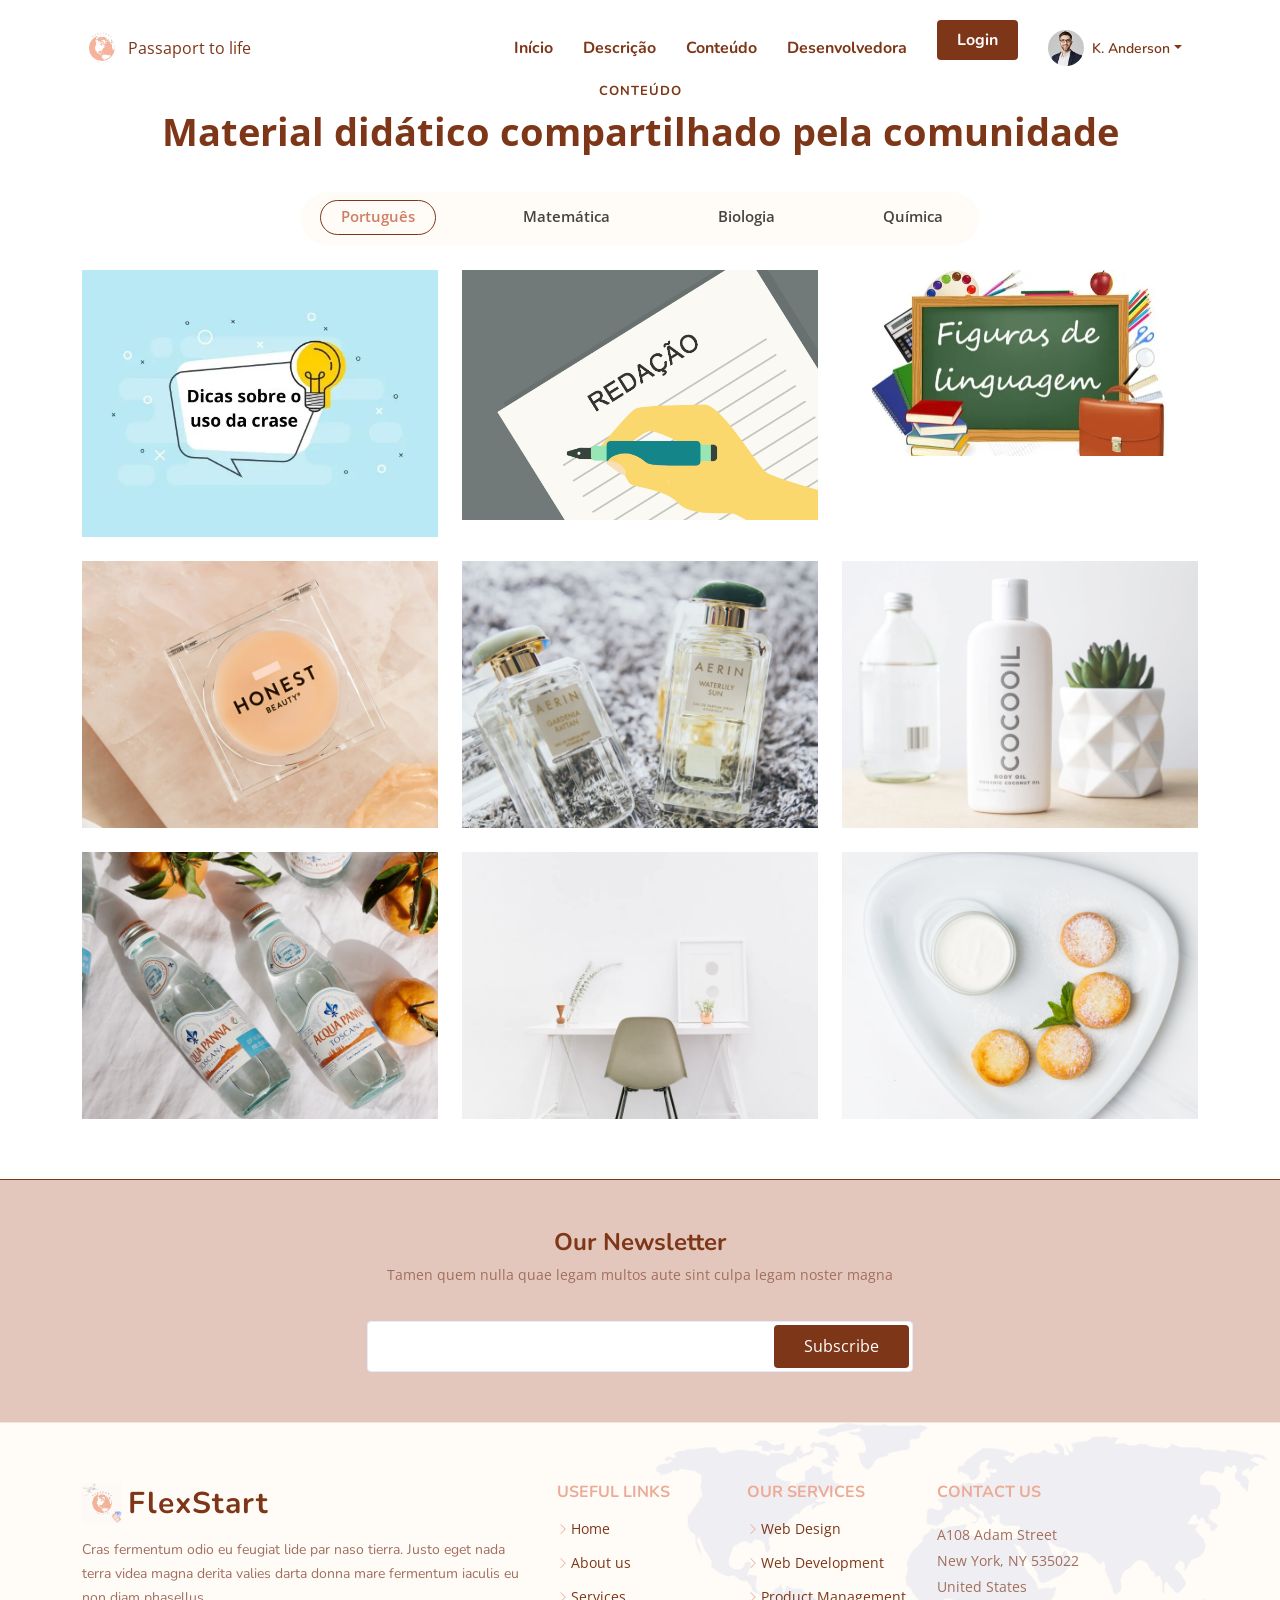
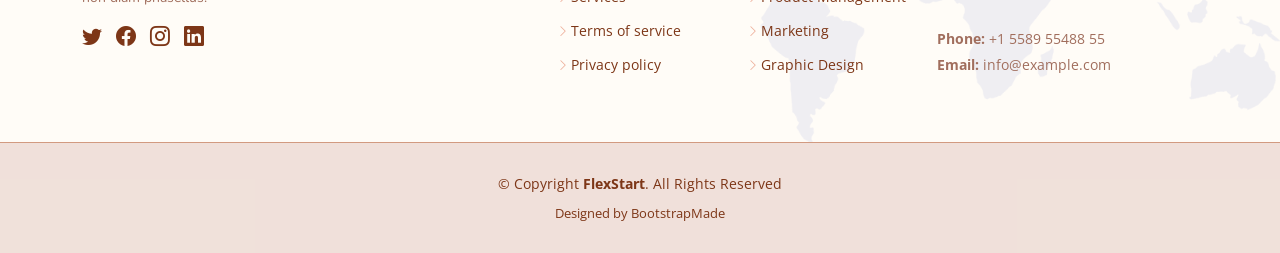
<file: conteudo.html>
<!DOCTYPE html>
<html lang="en">

<head>
  <meta charset="utf-8">
  <meta content="width=device-width, initial-scale=1.0" name="viewport">

  <title>FlexStart Bootstrap Template - Index</title>
  <meta content="" name="description">

  <meta content="" name="keywords">

  <!-- Favicons -->
  <link href="assets/img/favicon.png" rel="icon">
  <link href="assets/img/apple-touch-icon.png" rel="apple-touch-icon">

  <!-- Google Fonts -->
  <link href="https://fonts.googleapis.com/css?family=Open+Sans:300,300i,400,400i,600,600i,700,700i|Nunito:300,300i,400,400i,600,600i,700,700i|Poppins:300,300i,400,400i,500,500i,600,600i,700,700i" rel="stylesheet">

  <!-- Vendor CSS Files -->
  <link href="assets/vendor/aos/aos.css" rel="stylesheet">
  <link href="assets/vendor/bootstrap/css/bootstrap.min.css" rel="stylesheet">
  <link href="assets/vendor/bootstrap-icons/bootstrap-icons.css" rel="stylesheet">
  <link href="assets/vendor/glightbox/css/glightbox.min.css" rel="stylesheet">
  <link href="assets/vendor/remixicon/remixicon.css" rel="stylesheet">
  <link href="assets/vendor/swiper/swiper-bundle.min.css" rel="stylesheet">

  <!-- Template Main CSS File -->
  <link href="assets/css/style.css" rel="stylesheet">

  <!-- =======================================================
  * Template Name: FlexStart - v1.11.1
  * Template URL: https://bootstrapmade.com/flexstart-bootstrap-startup-template/
  * Author: BootstrapMade.com
  * License: https://bootstrapmade.com/license/
  ======================================================== -->
</head>

<body>

  <!-- ======= Header ======= -->
  <header id="header" class="header fixed-top">
    <div class="container-fluid container-xl d-flex align-items-center justify-content-between">

      <a href="index.html" class="logo d-flex align-items-center">
        <img src="assets/img/mundo.png" alt="">
        <span>Passaport to life</span>
      </a>

      <nav id="navbar" class="navbar">
        <ul>
          <li><a class="nav-link scrollto " href="index.html">Início</a></li>
          <li><a class="nav-link scrollto " < a href="descricao.html">Descrição</a></li>
          <li><a class="nav-link scrollto" href="conteudo.html">Conteúdo</a></li>
          <li><a class="nav-link scrollto" href="desenvolvedora.html">Desenvolvedora</a></li>
          <li><a class="getstarted scrollto" <a href="pages-login.html" 
            class="link-danger" >Login</a></p></li>
            
            <ul class="header-nav ms-auto">
              <br class="d-flex align-items-center">
          <li class="nav-item dropdown pe-3">

            <a class="nav-link nav-profile d-flex align-items-center pe-0" href="#" data-bs-toggle="dropdown">
              <img src="assets/img/profile-img.jpg" alt="Profile" class="rounded-circle">
              <span class="d-none d-md-block dropdown-toggle ps-2">K. Anderson</span>
            </a><!-- End Profile Iamge Icon -->


 <ul class="dropdown-menu dropdown-menu-end dropdown-menu-arrow profile">
            <li class="dropdown-header">
              <h6>Kevin Anderson</h6>
              <span>Web Designer</span>
            </li>

            <li>
              <a class="dropdown-item d-flex align-items-center" href="users-profile.html">
                <i class="bi bi-person"></i>
                <span>My Profile</span>
              </a>
            </li>
            <li>
              <hr class="dropdown-divider">
            </li>

            <li>
              <a class="dropdown-item d-flex align-items-center" href="users-profile.html">
                <i class="bi bi-gear"></i>
                <span>Account Settings</span>
              </a>
            </li>
            <li>
              <hr class="dropdown-divider">
            </li>

            <li>
              <a class="dropdown-item d-flex Webalign-items-center" href="pages-faq.html">
                <i class="bi bi-question-circle"></i>
                <span>Need Help?</span>
              </a>
            </li>
            <li>
              <hr class="dropdown-divider">
            </li>

            <li>
              <a class="dropdown-item d-flex align-items-center" href="#">
                <i class="bi bi-box-arrow-right"></i>
                <span>Sign Out</span>
              </a>
            </li>

        </ul>
        <i class="bi bi-list mobile-nav-toggle"></i>
      </nav><!-- .navbar -->

    </div>
  </header><!-- End Header -->

  
  <main id="main">

        <!-- ======= Portfolio Section ======= -->
        
  </br>
        <section id="portfolio" class="portfolio">

            <div class="container" data-aos="fade-up">
      
              <header class="section-header">
                <h2>Conteúdo</h2>
                <p>Material didático compartilhado pela comunidade</p>
              </header>
      
              <div class="row" data-aos="fade-up" data-aos-delay="100">
                <div class="col-lg-12 d-flex justify-content-center">
                  <ul id="portfolio-flters">
                    <li data-filter="*" class="filter-active">Português</li>
                    <li></li>
                    <li data-filter=".filter-app">Matemática</li>
                    <li></li>
                    <li data-filter=".filter-card">Biologia</li>
                    <li></li>
                    <li data-filter=".filter-web">Química</li>
                  </ul>
                </div>
              </div>
      
              <div class="row gy-4 portfolio-container" data-aos="fade-up" data-aos-delay="200">
      
                <div class="col-lg-4 col-md-6 portfolio-item filter-app">
                  <div class="portfolio-wrap">
                    <img src="assets/img/portfolio/uso-crase.webp" class="img-fluid" alt="">
                    <div class="portfolio-info">
                      <h4>Crase</h4>
                      <p>Português</p>
                      <div class="portfolio-links">
                        <a href="assets/img/portfolio/uso-crase.webp" data-gallery="portfolioGallery" class="portfokio-lightbox" title="App 1"><i class="bi bi-plus"></i></a>
                        <a href="portfolio-details.html" title="More Details"><i class="bi bi-link"></i></a>
                      </div>
                    </div>
                  </div>
                </div>
      
                <div class="col-lg-4 col-md-6 portfolio-item filter-web">
                  <div class="portfolio-wrap">
                    <img src="assets/img/portfolio/redacao.png" class="img-fluid" alt="">
                    <div class="portfolio-info">
                      <h4>Redação</h4>
                      <p>Português</p>
                      <div class="portfolio-links">
                        <a href="assets/img/portfolio/redacao.png" data-gallery="portfolioGallery" class="portfokio-lightbox" title="Web 3"><i class="bi bi-plus"></i></a>
                        <a href="portfolio-details.html" title="More Details"><i class="bi bi-link"></i></a>
                      </div>
                    </div>
                  </div>
                </div>
      
                <div class="col-lg-4 col-md-6 portfolio-item filter-app">
                  <div class="portfolio-wrap">
                    <img src="assets/img/portfolio/figuras-de-linguagem-og.webp" class="img-fluid" alt="">
                    <div class="portfolio-info">
                      <h4>Figuras de Linguagem</h4>
                      <p>Português</p>
                      <div class="portfolio-links">
                        <a href="assets/img/portfolio/figuras-de-linguagem-og.webp" data-gallery="portfolioGallery" class="portfokio-lightbox" title="App 2"><i class="bi bi-plus"></i></a>
                        <a href="portfolio-details.html" title="More Details"><i class="bi bi-link"></i></a>
                      </div>
                    </div>
                  </div>
                </div>
      
                <div class="col-lg-4 col-md-6 portfolio-item filter-card">
                  <div class="portfolio-wrap">
                    <img src="assets/img/portfolio/portfolio-4.jpg" class="img-fluid" alt="">
                    <div class="portfolio-info">
                      <h4>Card 2</h4>
                      <p>Card</p>
                      <div class="portfolio-links">
                        <a href="assets/img/portfolio/portfolio-4.jpg" data-gallery="portfolioGallery" class="portfokio-lightbox" title="Card 2"><i class="bi bi-plus"></i></a>
                        <a href="portfolio-details.html" title="More Details"><i class="bi bi-link"></i></a>
                      </div>
                    </div>
                  </div>
                </div>
      
                <div class="col-lg-4 col-md-6 portfolio-item filter-web">
                  <div class="portfolio-wrap">
                    <img src="assets/img/portfolio/portfolio-5.jpg" class="img-fluid" alt="">
                    <div class="portfolio-info">
                      <h4>Web 2</h4>
                      <p>Web</p>
                      <div class="portfolio-links">
                        <a href="assets/img/portfolio/portfolio-5.jpg" data-gallery="portfolioGallery" class="portfokio-lightbox" title="Web 2"><i class="bi bi-plus"></i></a>
                        <a href="portfolio-details.html" title="More Details"><i class="bi bi-link"></i></a>
                      </div>
                    </div>
                  </div>
                </div>
      
                <div class="col-lg-4 col-md-6 portfolio-item filter-app">
                  <div class="portfolio-wrap">
                    <img src="assets/img/portfolio/portfolio-6.jpg" class="img-fluid" alt="">
                    <div class="portfolio-info">
                      <h4>App 3</h4>
                      <p>App</p>
                      <div class="portfolio-links">
                        <a href="assets/img/portfolio/portfolio-6.jpg" data-gallery="portfolioGallery" class="portfokio-lightbox" title="App 3"><i class="bi bi-plus"></i></a>
                        <a href="portfolio-details.html" title="More Details"><i class="bi bi-link"></i></a>
                      </div>
                    </div>
                  </div>
                </div>
      
                <div class="col-lg-4 col-md-6 portfolio-item filter-card">
                  <div class="portfolio-wrap">
                    <img src="assets/img/portfolio/portfolio-7.jpg" class="img-fluid" alt="">
                    <div class="portfolio-info">
                      <h4>Card 1</h4>
                      <p>Card</p>
                      <div class="portfolio-links">
                        <a href="assets/img/portfolio/portfolio-7.jpg" data-gallery="portfolioGallery" class="portfokio-lightbox" title="Card 1"><i class="bi bi-plus"></i></a>
                        <a href="portfolio-details.html" title="More Details"><i class="bi bi-link"></i></a>
                      </div>
                    </div>
                  </div>
                </div>
      
                <div class="col-lg-4 col-md-6 portfolio-item filter-card">
                  <div class="portfolio-wrap">
                    <img src="assets/img/portfolio/portfolio-8.jpg" class="img-fluid" alt="">
                    <div class="portfolio-info">
                      <h4>Card 3</h4>
                      <p>Card</p>
                      <div class="portfolio-links">
                        <a href="assets/img/portfolio/portfolio-8.jpg" data-gallery="portfolioGallery" class="portfokio-lightbox" title="Card 3"><i class="bi bi-plus"></i></a>
                        <a href="portfolio-details.html" title="More Details"><i class="bi bi-link"></i></a>
                      </div>
                    </div>
                  </div>
                </div>
      
                <div class="col-lg-4 col-md-6 portfolio-item filter-web">
                  <div class="portfolio-wrap">
                    <img src="assets/img/portfolio/portfolio-9.jpg" class="img-fluid" alt="">
                    <div class="portfolio-info">
                      <h4>Web 3</h4>
                      <p>Web</p>
                      <div class="portfolio-links">
                        <a href="assets/img/portfolio/portfolio-9.jpg" data-gallery="portfolioGallery" class="portfokio-lightbox" title="Web 3"><i class="bi bi-plus"></i></a>
                        <a href="portfolio-details.html" title="More Details"><i class="bi bi-link"></i></a>
                      </div>
                    </div>
                  </div>
                </div>
      
              </div>
      
            </div>
      
          </section><!-- End Portfolio Section -->

  </main><!-- End #main -->
 <!-- ======= Footer ======= -->
 <footer id="footer" class="footer">

  <div class="footer-newsletter">
    <div class="container">
      <div class="row justify-content-center">
        <div class="col-lg-12 text-center">
          <h4>Our Newsletter</h4>
          <p>Tamen quem nulla quae legam multos aute sint culpa legam noster magna</p>
        </div>
        <div class="col-lg-6">
          <form action="" method="post">
            <input type="email" name="email"><input type="submit" value="Subscribe">
          </form>
        </div>
      </div>
    </div>
  </div>

  <div class="footer-top">
    <div class="container">
      <div class="row gy-4">
        <div class="col-lg-5 col-md-12 footer-info">
          <a href="index.html" class="logo d-flex align-items-center">
            <img src="assets/img/5886CB36-AB11-401F-8330-C9DD13999796.png" alt="">
            <span>FlexStart</span>
          </a>
          <p>Cras fermentum odio eu feugiat lide par naso tierra. Justo eget nada terra videa magna derita valies darta donna mare fermentum iaculis eu non diam phasellus.</p>
          <div class="social-links mt-3">
            <a href="#" class="twitter"><i class="bi bi-twitter"></i></a>
            <a href="#" class="facebook"><i class="bi bi-facebook"></i></a>
            <a href="#" class="instagram"><i class="bi bi-instagram"></i></a>
            <a href="#" class="linkedin"><i class="bi bi-linkedin"></i></a>
          </div>
        </div>

        <div class="col-lg-2 col-6 footer-links">
          <h4>Useful Links</h4>
          <ul>
            <li><i class="bi bi-chevron-right"></i> <a href="#">Home</a></li>
            <li><i class="bi bi-chevron-right"></i> <a href="#">About us</a></li>
            <li><i class="bi bi-chevron-right"></i> <a href="#">Services</a></li>
            <li><i class="bi bi-chevron-right"></i> <a href="#">Terms of service</a></li>
            <li><i class="bi bi-chevron-right"></i> <a href="#">Privacy policy</a></li>
          </ul>
        </div>

        <div class="col-lg-2 col-6 footer-links">
          <h4>Our Services</h4>
          <ul>
            <li><i class="bi bi-chevron-right"></i> <a href="#">Web Design</a></li>
            <li><i class="bi bi-chevron-right"></i> <a href="#">Web Development</a></li>
            <li><i class="bi bi-chevron-right"></i> <a href="#">Product Management</a></li>
            <li><i class="bi bi-chevron-right"></i> <a href="#">Marketing</a></li>
            <li><i class="bi bi-chevron-right"></i> <a href="#">Graphic Design</a></li>
          </ul>
        </div>

        <div class="col-lg-3 col-md-12 footer-contact text-center text-md-start">
          <h4>Contact Us</h4>
          <p>
            A108 Adam Street <br>
            New York, NY 535022<br>
            United States <br><br>
            <strong>Phone:</strong> +1 5589 55488 55<br>
            <strong>Email:</strong> info@example.com<br>
          </p>

        </div>

      </div>
    </div>
  </div>

  <div class="container">
    <div class="copyright">
      &copy; Copyright <strong><span>FlexStart</span></strong>. All Rights Reserved
    </div>
    <div class="credits">
      <!-- All the links in the footer should remain intact. -->
      <!-- You can delete the links only if you purchased the pro version. -->
      <!-- Licensing information: https://bootstrapmade.com/license/ -->
      <!-- Purchase the pro version with working PHP/AJAX contact form: https://bootstrapmade.com/flexstart-bootstrap-startup-template/ -->
      Designed by <a href="https://bootstrapmade.com/">BootstrapMade</a>
    </div>
  </div>
</footer><!-- End Footer -->

<a href="#" class="back-to-top d-flex align-items-center justify-content-center"><i class="bi bi-arrow-up-short"></i></a>

<!-- Vendor JS Files -->
<script src="assets/vendor/purecounter/purecounter_vanilla.js"></script>
<script src="assets/vendor/aos/aos.js"></script>
<script src="assets/vendor/bootstrap/js/bootstrap.bundle.min.js"></script>
<script src="assets/vendor/glightbox/js/glightbox.min.js"></script>
<script src="assets/vendor/isotope-layout/isotope.pkgd.min.js"></script>
<script src="assets/vendor/swiper/swiper-bundle.min.js"></script>
<script src="assets/vendor/php-email-form/validate.js"></script>

<!-- Template Main JS File -->
<script src="assets/js/main.js"></script>

</body>

</html>
</file>
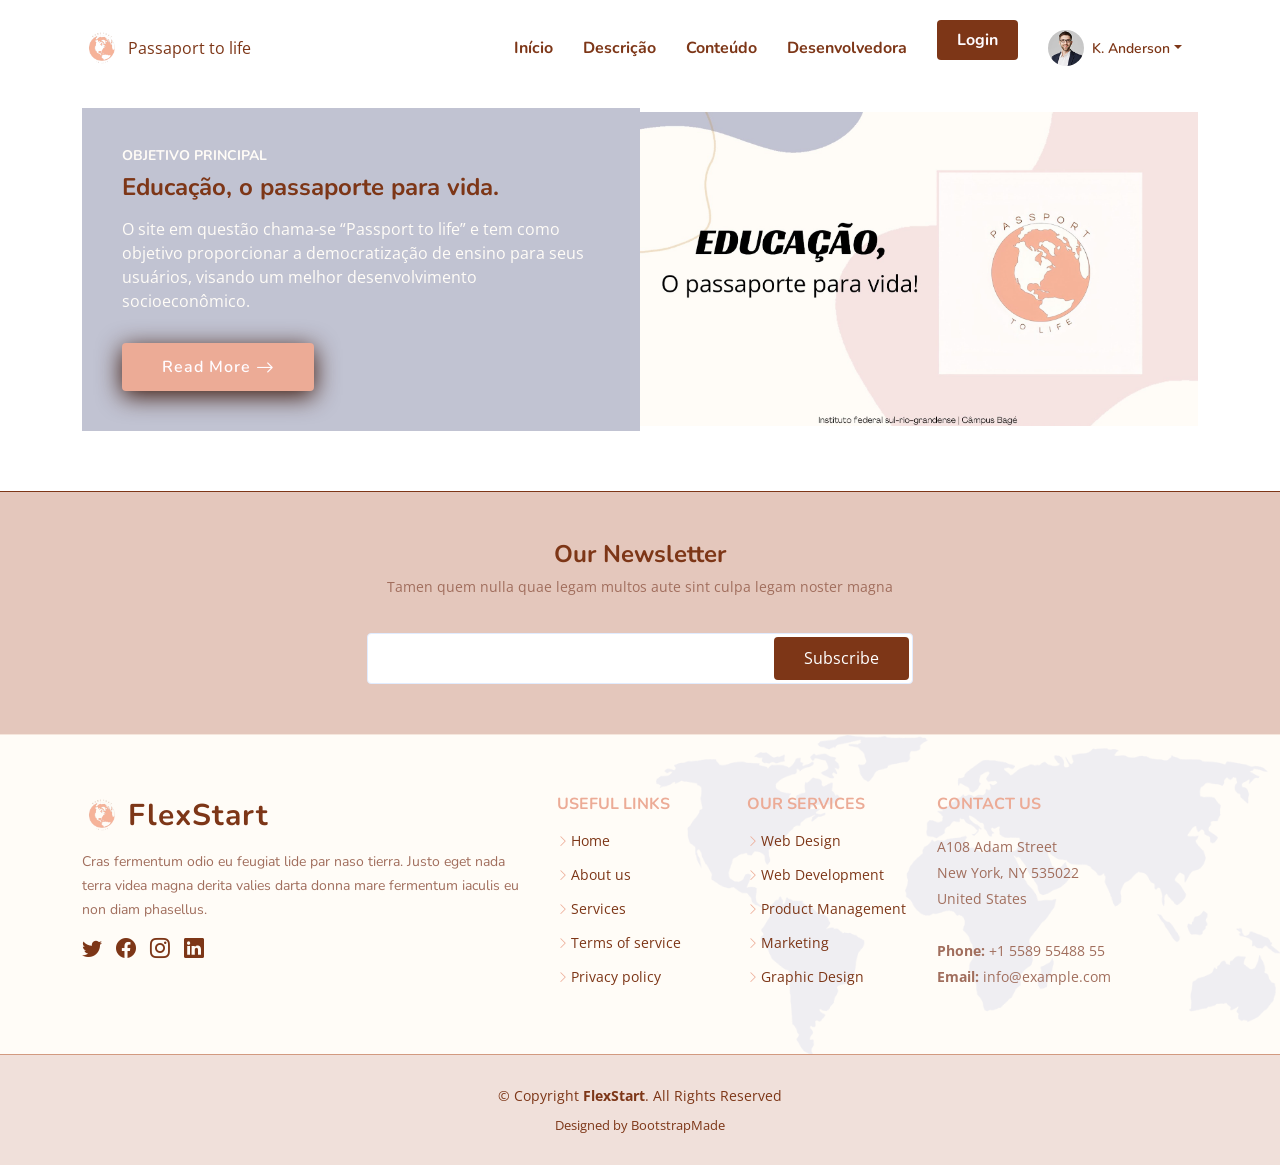
<file: descricao.html>
<!DOCTYPE html>
<html lang="en">

<head>
  <meta charset="utf-8">
  <meta content="width=device-width, initial-scale=1.0" name="viewport">

  <title>FlexStart Bootstrap Template - Index</title>
  <meta content="" name="description">

  <meta content="" name="keywords">

  <!-- Favicons -->
  <link href="assets/img/favicon.png" rel="icon">
  <link href="assets/img/apple-touch-icon.png" rel="apple-touch-icon">

  <!-- Google Fonts -->
  <link href="https://fonts.googleapis.com/css?family=Open+Sans:300,300i,400,400i,600,600i,700,700i|Nunito:300,300i,400,400i,600,600i,700,700i|Poppins:300,300i,400,400i,500,500i,600,600i,700,700i" rel="stylesheet">

  <!-- Vendor CSS Files -->
  <link href="assets/vendor/aos/aos.css" rel="stylesheet">
  <link href="assets/vendor/bootstrap/css/bootstrap.min.css" rel="stylesheet">
  <link href="assets/vendor/bootstrap-icons/bootstrap-icons.css" rel="stylesheet">
  <link href="assets/vendor/glightbox/css/glightbox.min.css" rel="stylesheet">
  <link href="assets/vendor/remixicon/remixicon.css" rel="stylesheet">
  <link href="assets/vendor/swiper/swiper-bundle.min.css" rel="stylesheet">

  <!-- Template Main CSS File -->
  <link href="assets/css/style.css" rel="stylesheet">

  <!-- =======================================================
  * Template Name: FlexStart - v1.11.1
  * Template URL: https://bootstrapmade.com/flexstart-bootstrap-startup-template/
  * Author: BootstrapMade.com
  * License: https://bootstrapmade.com/license/
  ======================================================== -->
</head>

<body>

  <!-- ======= Header ======= -->
  <header id="header" class="header fixed-top">
    <div class="container-fluid container-xl d-flex align-items-center justify-content-between">

      <a href="index.html" class="logo d-flex align-items-center">
        <img src="assets/img/mundo.png" alt="">
        <span>Passaport to life</span>
      </a>

      <nav id="navbar" class="navbar">
        <ul>
          <li><a class="nav-link scrollto " href="index.html">Início</a></li>
          <li><a class="nav-link scrollto " href="descricao.html">Descrição</a></li>
          <li><a class="nav-link scrollto"e49474 href="conteudo.html">Conteúdo</a></li>
          <li><a class="nav-link scrollto" href="desenvolvedora.html">Desenvolvedora</a></li>
          <li><a class="getstarted scrollto" <a href="pages-login.html" 
            class="link-danger" >Login</a></p></li>
        
            <ul class="header-nav ms-auto">
              <br class="d-flex align-items-center">

          
               
          <li class="nav-item dropdown pe-3">

            <a class="nav-link nav-profile d-flex align-items-center pe-0" href="#" data-bs-toggle="dropdown">
              <img src="assets/img/profile-img.jpg" alt="Profile" class="rounded-circle">
              <span class="d-none d-md-block dropdown-toggle ps-2">K. Anderson</span>
            </a><!-- End Profile Iamge Icon -->

 <ul class="dropdown-menu dropdown-menu-end dropdown-menu-arrow profile">
            <li class="dropdown-header">
              <h6>Kevin Anderson</h6>
              <span>Web Designer</span>
            </li>

            <li>
              <a class="dropdown-item d-flex align-items-center" href="users-profile.html">
                <i class="bi bi-person"></i>
                <span>My Profile</span>
              </a>
            </li>
            <li>
              <hr class="dropdown-divider">
            </li>

            <li>
              <a class="dropdown-item d-flex align-items-center" href="users-profile.html">
                <i class="bi bi-gear"></i>
                <span>Account Settings</span>
              </a>
            </li>
            <li>
              <hr class="dropdown-divider">
            </li>
            <li>
              <a class="dropdown-item d-flex align-items-center" href="pages-faq.html">
                <i class="bi bi-question-circle"></i>
                <span>Need Help?</span>
              </a>
            </li>
            <li>
              <hr class="dropdown-divider">
            </li>

            <li>
              <a class="dropdown-item d-flex align-items-center" href="#">
                <i class="bi bi-box-arrow-right"></i>
                <span>Sign Out</span>
              </a>
            </li>

        </ul>
        <i class="bi bi-list mobile-nav-toggle"></i>
      </nav><!-- .navbar -->

    </div>
  </header><!-- End Header -->

  
  <br id="main">
    <!-- ======= About Section ======= -->
    </br>
    <section id="about" class="about">

      <div class="container" data-aos="fade-up">
        <div class="row gx-0">

          <div class="col-lg-6 d-flex flex-column justify-content-center" data-aos="fade-up" data-aos-delay="200">
            <div class="content">
              <h3>Objetivo Principal</h3>
              <h2>Educação, o passaporte para vida.</h2>
              <p>
                O site em questão chama-se “Passport to life” e tem como objetivo
                proporcionar a democratização de ensino para seus usuários, visando um melhor
                desenvolvimento socioeconômico.
              </p>
              <div class="text-center text-lg-start">
                <a href="#" class="btn-read-more d-inline-flex align-items-center justify-content-center align-self-center">
                  <span>Read More</span>
                  <i class="bi bi-arrow-right"></i>
                </a>
              </div>
            </div>
          </div>

          <div class="col-lg-6 d-flex align-items-center" data-aos="zoom-out" data-aos-delay="200">
            <img src="assets/img/IMG_5476.JPG" class="img-fluid" alt="">
          </div>

        </div>
      </div>

    </section><!-- End About Section -->

  </main><!-- End #main -->
 <!-- ======= Footer ======= -->
 <footer id="footer" class="footer">

  <div class="footer-newsletter">
    <div class="container">
      <div class="row justify-content-center">
        <div class="col-lg-12 text-center">
          <h4>Our Newsletter</h4>
          <p>Tamen quem nulla quae legam multos aute sint culpa legam noster magna</p>
        </div>
        <div class="col-lg-6">
          <form action="" method="post">
            <input type="email" name="email"><input type="submit" value="Subscribe">
          </form>
        </div>
      </div>
    </div>
  </div>

  <div class="footer-top">
    <div class="container">
      <div class="row gy-4">
        <div class="col-lg-5 col-md-12 footer-info">
          <a href="index.html" class="logo d-flex align-items-center">
            <img src="assets/img/mundo.png" alt="">
            <span>FlexStart</span>
          </a>
          <p>Cras fermentum odio eu feugiat lide par naso tierra. Justo eget nada terra videa magna derita valies darta donna mare fermentum iaculis eu non diam phasellus.</p>
          <div class="social-links mt-3">
            <a href="#" class="twitter"><i class="bi bi-twitter"></i></a>
            <a href="#" class="facebook"><i class="bi bi-facebook"></i></a>
            <a href="#" class="instagram"><i class="bi bi-instagram"></i></a>
            <a href="#" class="linkedin"><i class="bi bi-linkedin"></i></a>
          </div>
        </div>

        <div class="col-lg-2 col-6 footer-links">
          <h4>Useful Links</h4>
          <ul>
            <li><i class="bi bi-chevron-right"></i> <a href="#">Home</a></li>
            <li><i class="bi bi-chevron-right"></i> <a href="#">About us</a></li>
            <li><i class="bi bi-chevron-right"></i> <a href="#">Services</a></li>
            <li><i class="bi bi-chevron-right"></i> <a href="#">Terms of service</a></li>
            <li><i class="bi bi-chevron-right"></i> <a href="#">Privacy policy</a></li>
          </ul>
        </div>

        <div class="col-lg-2 col-6 footer-links">
          <h4>Our Services</h4>
          <ul>
            <li><i class="bi bi-chevron-right"></i> <a href="#">Web Design</a></li>
            <li><i class="bi bi-chevron-right"></i> <a href="#">Web Development</a></li>
            <li><i class="bi bi-chevron-right"></i> <a href="#">Product Management</a></li>
            <li><i class="bi bi-chevron-right"></i> <a href="#">Marketing</a></li>
            <li><i class="bi bi-chevron-right"></i> <a href="#">Graphic Design</a></li>
          </ul>
        </div>

        <div class="col-lg-3 col-md-12 footer-contact text-center text-md-start">
          <h4>Contact Us</h4>
          <p>
            A108 Adam Street <br>
            New York, NY 535022<br>
            United States <br><br>
            <strong>Phone:</strong> +1 5589 55488 55<br>
            <strong>Email:</strong> info@example.com<br>
          </p>

        </div>

      </div>
    </div>
  </div>

  <div class="container">
    <div class="copyright">
      &copy; Copyright <strong><span>FlexStart</span></strong>. All Rights Reserved
    </div>
    <div class="credits">
      <!-- All the links in the footer should remain intact. -->
      <!-- You can delete the links only if you purchased the pro version. -->
      <!-- Licensing information: https://bootstrapmade.com/license/ -->
      <!-- Purchase the pro version with working PHP/AJAX contact form: https://bootstrapmade.com/flexstart-bootstrap-startup-template/ -->
      Designed by <a href="https://bootstrapmade.com/">BootstrapMade</a>
    </div>
  </div>
</footer><!-- End Footer -->

<a href="#" class="back-to-top d-flex align-items-center justify-content-center"><i class="bi bi-arrow-up-short"></i></a>

<!-- Vendor JS Files -->
<script src="assets/vendor/purecounter/purecounter_vanilla.js"></script>
<script src="assets/vendor/aos/aos.js"></script>
<script src="assets/vendor/bootstrap/js/bootstrap.bundle.min.js"></script>
<script src="assets/vendor/glightbox/js/glightbox.min.js"></script>
<script src="assets/vendor/isotope-layout/isotope.pkgd.min.js"></script>
<script src="assets/vendor/swiper/swiper-bundle.min.js"></script>
<script src="assets/vendor/php-email-form/validate.js"></script>

<!-- Template Main JS File -->
<script src="assets/js/main.js"></script>

</body>

</html>
</file>
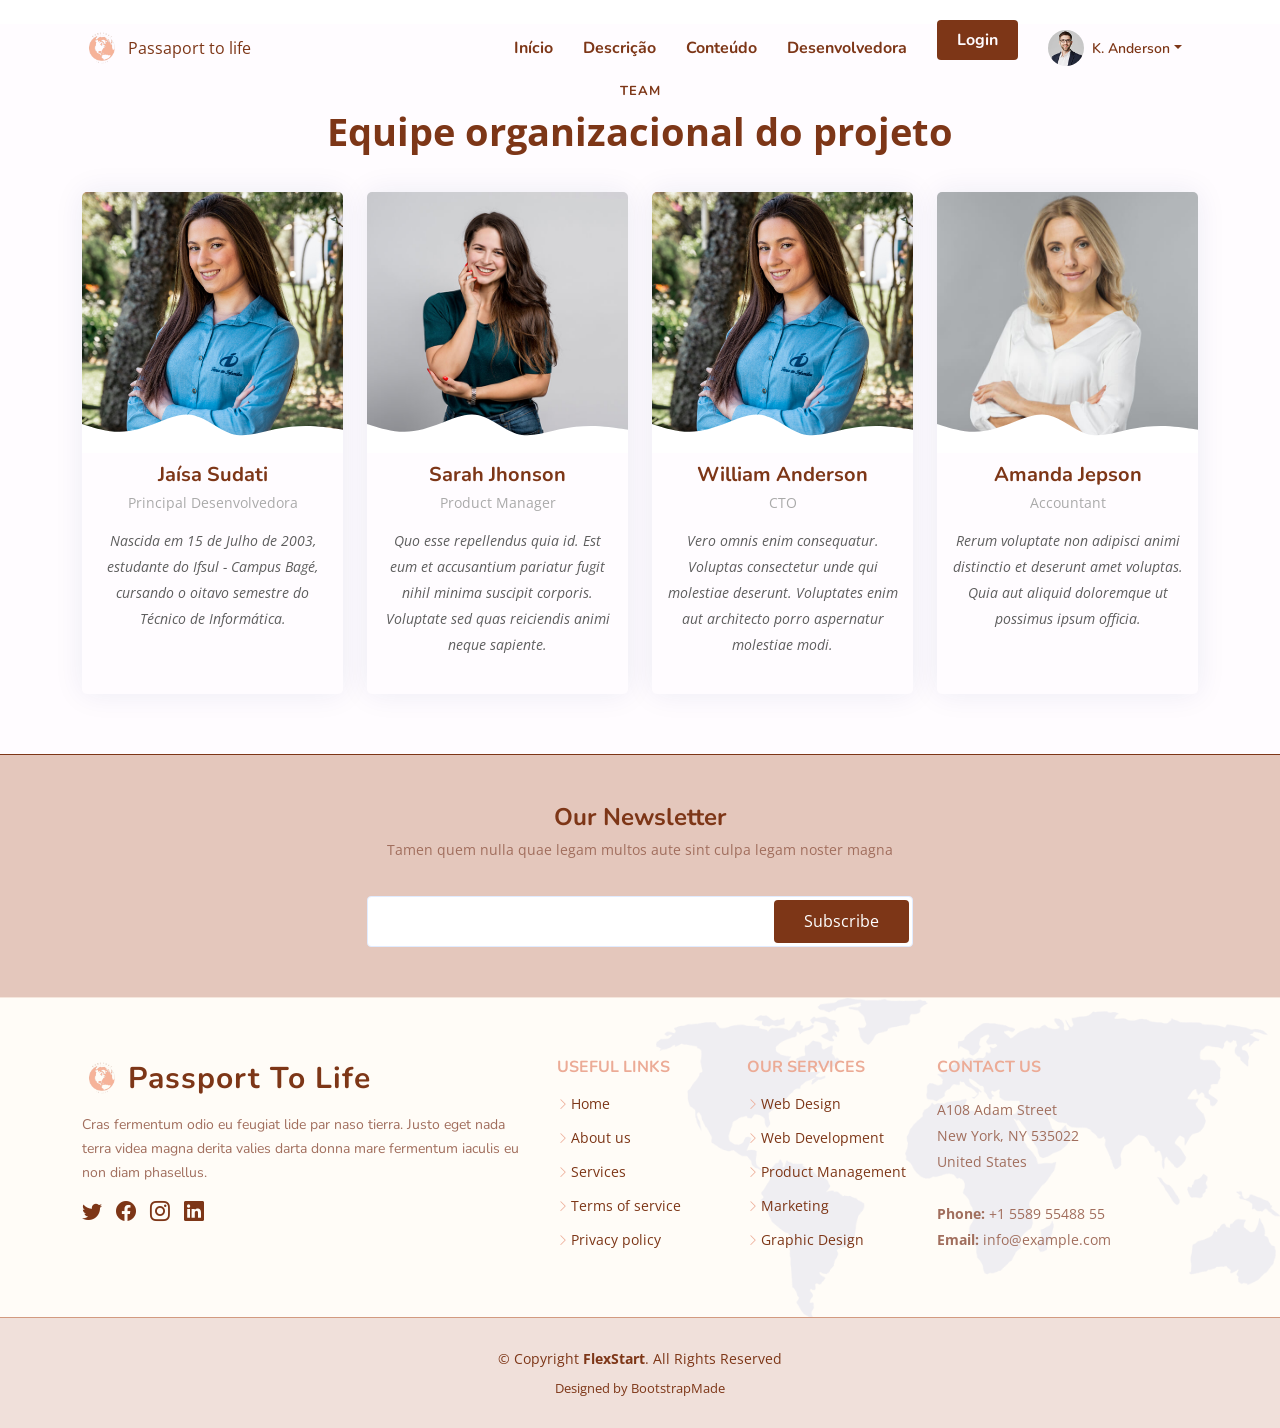
<file: desenvolvedora.html>
<!DOCTYPE html>
<html lang="en">

<head>
  <meta charset="utf-8">
  <meta content="width=device-width, initial-scale=1.0" name="viewport">

  <title>FlexStart Bootstrap Template - Index</title>
  <meta content="" name="description">

  <meta content="" name="keywords">

  <!-- Favicons -->
  <link href="assets/img/favicon.png" rel="icon">
  <link href="assets/img/apple-touch-icon.png" rel="apple-touch-icon">

  <!-- Google Fonts -->
  <link href="https://fonts.googleapis.com/css?family=Open+Sans:300,300i,400,400i,600,600i,700,700i|Nunito:300,300i,400,400i,600,600i,700,700i|Poppins:300,300i,400,400i,500,500i,600,600i,700,700i" rel="stylesheet">

  <!-- Vendor CSS Files -->
  <link href="assets/vendor/aos/aos.css" rel="stylesheet">
  <link href="assets/vendor/bootstrap/css/bootstrap.min.css" rel="stylesheet">
  <link href="assets/vendor/bootstrap-icons/bootstrap-icons.css" rel="stylesheet">
  <link href="assets/vendor/glightbox/css/glightbox.min.css" rel="stylesheet">
  <link href="assets/vendor/remixicon/remixicon.css" rel="stylesheet">
  <link href="assets/vendor/swiper/swiper-bundle.min.css" rel="stylesheet">

  <!-- Template Main CSS File -->
  <link href="assets/css/style.css" rel="stylesheet">

  <!-- =======================================================
  * Template Name: FlexStart - v1.11.1
  * Template URL: https://bootstrapmade.com/flexstart-bootstrap-startup-template/
  * Author: BootstrapMade.com
  * License: https://bootstrapmade.com/license/
  ======================================================== -->
</head>

<body>

  <!-- ======= Header ======= -->
  <header id="header" class="header fixed-top">
    <div class="container-fluid container-xl d-flex align-items-center justify-content-between">
      
      <a href="index.html" class="logo d-flex align-items-center">
        <img src="assets/img/mundo.png" alt="">
        <span>Passaport to life</span>
      </a>

      <nav id="navbar" class="navbar">
        <ul>
          <li><a class="nav-link scrollto " href="index.html">Início</a></li>
          <li><a class="nav-link scrollto " < a href="descricao.html">Descrição</a></li>
          <li><a class="nav-link scrollto" href="conteudo.html">Conteúdo</a></li>
          <li><a class="nav-link scrollto" href="desenvolvedora.html">Desenvolvedora</a></li>
          <li><a class="getstarted scrollto" <a href="pages-login.html" 
            class="link-danger" >Login</a></p></li>
        
            <ul class="header-nav ms-auto">
              <ul class="d-flex align-items-center">

          <li class="nav-item dropdown pe-3">

            <a class="nav-link nav-profile d-flex align-items-center pe-0" href="#" data-bs-toggle="dropdown">
              <img src="assets/img/profile-img.jpg" alt="Profile" class="rounded-circle">
              <span class="d-none d-md-block dropdown-toggle ps-2">K. Anderson</span>
            </a><!-- End Profile Iamge Icon -->

 <ul class="dropdown-menu dropdown-menu-end dropdown-menu-arrow profile">
            <li class="dropdown-header">
              <h6>Kevin Anderson</h6>
              <span>Web Designer</span>
            </li>

            <li>
              <a class="dropdown-item d-flex align-items-center" href="users-profile.html">
                <i class="bi bi-person"></i>
                <span>My Profile</span>
              </a>
            </li>
            <li>
              <hr class="dropdown-divider">
            </li>

            <li>
              <a class="dropdown-item d-flex align-items-center" href="users-profile.html">
                <i class="bi bi-gear"></i>
                <span>Account Settings</span>
              </a>
            </li>
            <li>
              <hr class="dropdown-divider">
            </li>

            <li>
              <a class="dropdown-item d-flex align-items-center" href="pages-faq.html">
                <i class="bi bi-question-circle"></i>
                <span>Need Help?</span>
              </a>
            </li>
            <li>
              <hr class="dropdown-divider">
            </li>

            <li>
              <a class="dropdown-item d-flex align-items-center" href="#">
                <i class="bi bi-box-arrow-right"></i>
                <span>Sign Out</span>
              </a>
            </li>

        </ul>
        <i class="bi bi-list mobile-nav-toggle"></i>
      </nav><!-- .navbar -->

    </div>
  </header><!-- End Header -->

  
  <main id="main">
   <!-- ======= Team Section ======= -->
  </br>
   <section id="team" class="team">

    <div class="container" data-aos="fade-up">

      <header class="section-header">
        <h2>Team</h2>
        <p>Equipe organizacional do projeto</p>
      </header>

      <div class="row gy-4">

        <div class="col-lg-3 col-md-6 d-flex align-items-stretch" data-aos="fade-up" data-aos-delay="100">
          <div class="member">
            <div class="member-img">
              <img src="assets/img/team/jai.JPG" height="50" class="img-fluid" alt="">
              <div class="social">
                <a href=""><i class="bi bi-twitter"></i></a>
                <a href=""><i class="bi bi-facebook"></i></a>
                <a href=""><i class="bi bi-instagram"></i></a>
                <a href=""><i class="bi bi-linkedin"></i></a>
              </div>
            </div>
            <div class="member-info">
              <h4>Jaísa Sudati</h4>
              <span>Principal Desenvolvedora</span>
              <p>Nascida em 15 de Julho de 2003, estudante do Ifsul - Campus Bagé, cursando o oitavo semestre do Técnico de Informática.</p>
            </div>
          </div>
        </div>

        <div class="col-lg-3 col-md-6 d-flex align-items-stretch" data-aos="fade-up" data-aos-delay="200">
          <div class="member">
            <div class="member-img">
              <img src="assets/img/team/team-2.jpg" class="img-fluid" alt="">
              <div class="social">
                <a href=""><i class="bi bi-twitter"></i></a>
                <a href=""><i class="bi bi-facebook"></i></a>
                <a href=""><i class="bi bi-instagram"></i></a>
                <a href=""><i class="bi bi-linkedin"></i></a>
              </div>
            </div>
            <div class="member-info">
              <h4>Sarah Jhonson</h4>
              <span>Product Manager</span>
              <p>Quo esse repellendus quia id. Est eum et accusantium pariatur fugit nihil minima suscipit corporis. Voluptate sed quas reiciendis animi neque sapiente.</p>
            </div>
          </div>
        </div>

        <div class="col-lg-3 col-md-6 d-flex align-items-stretch" data-aos="fade-up" data-aos-delay="300">
          <div class="member">
            <div class="member-img">
              <img src="assets/img/team/jai.JPG" class="img-fluid" alt="">
              <div class="social">
                <a href=""><i class="bi bi-twitter"></i></a>
                <a href=""><i class="bi bi-facebook"></i></a>
                <a href=""><i class="bi bi-instagram"></i></a>
                <a href=""><i class="bi bi-linkedin"></i></a>
              </div>
            </div>
            <div class="member-info">
              <h4>William Anderson</h4>
              <span>CTO</span>
              <p>Vero omnis enim consequatur. Voluptas consectetur unde qui molestiae deserunt. Voluptates enim aut architecto porro aspernatur molestiae modi.</p>
            </div>
          </div>
        </div>

        <div class="col-lg-3 col-md-6 d-flex align-items-stretch" data-aos="fade-up" data-aos-delay="400">
          <div class="member">
            <div class="member-img">
              <img src="assets/img/team/team-4.jpg" class="img-fluid" alt="">
              <div class="social">
                <a href=""><i class="bi bi-twitter"></i></a>
                <a href=""><i class="bi bi-facebook"></i></a>
                <a href=""><i class="bi bi-instagram"></i></a>
                <a href=""><i class="bi bi-linkedin"></i></a>
              </div>
            </div>
            <div class="member-info">
              <h4>Amanda Jepson</h4>
              <span>Accountant</span>
              <p>Rerum voluptate non adipisci animi distinctio et deserunt amet voluptas. Quia aut aliquid doloremque ut possimus ipsum officia.</p>
            </div>
          </div>
        </div>

      </div>

    </div>

  </section><!-- End Team Section -->

  </main><!-- End #main -->
 <!-- ======= Footer ======= -->
 <footer id="footer" class="footer">

  <div class="footer-newsletter">
    <div class="container">
      <div class="row justify-content-center">
        <div class="col-lg-12 text-center">
          <h4>Our Newsletter</h4>
          <p>Tamen quem nulla quae legam multos aute sint culpa legam noster magna</p>
        </div>
        <div class="col-lg-6">
          <form action="" method="post">
            <input type="email" name="email"><input type="submit" value="Subscribe">
          </form>
        </div>
      </div>
    </div>
  </div>

  <div class="footer-top">
    <div class="container">
      <div class="row gy-4">
        <div class="col-lg-5 col-md-12 footer-info">
          <a href="index.html" class="logo d-flex align-items-center">
            <img src="assets/img/mundo.png" alt="">
            <span>Passport To Life</span>
          </a>
          <p>Cras fermentum odio eu feugiat lide par naso tierra. Justo eget nada terra videa magna derita valies darta donna mare fermentum iaculis eu non diam phasellus.</p>
          <div class="social-links mt-3">
            <a href="#" class="twitter"><i class="bi bi-twitter"></i></a>
            <a href="#" class="facebook"><i class="bi bi-facebook"></i></a>
            <a href="#" class="instagram"><i class="bi bi-instagram"></i></a>
            <a href="#" class="linkedin"><i class="bi bi-linkedin"></i></a>
          </div>
        </div>

        <div class="col-lg-2 col-6 footer-links">
          <h4>Useful Links</h4>
          <ul>
            <li><i class="bi bi-chevron-right"></i> <a href="#">Home</a></li>
            <li><i class="bi bi-chevron-right"></i> <a href="#">About us</a></li>
            <li><i class="bi bi-chevron-right"></i> <a href="#">Services</a></li>
            <li><i class="bi bi-chevron-right"></i> <a href="#">Terms of service</a></li>
            <li><i class="bi bi-chevron-right"></i> <a href="#">Privacy policy</a></li>
          </ul>
        </div>

        <div class="col-lg-2 col-6 footer-links">
          <h4>Our Services</h4>
          <ul>
            <li><i class="bi bi-chevron-right"></i> <a href="#">Web Design</a></li>
            <li><i class="bi bi-chevron-right"></i> <a href="#">Web Development</a></li>
            <li><i class="bi bi-chevron-right"></i> <a href="#">Product Management</a></li>
            <li><i class="bi bi-chevron-right"></i> <a href="#">Marketing</a></li>
            <li><i class="bi bi-chevron-right"></i> <a href="#">Graphic Design</a></li>
          </ul>
        </div>

        <div class="col-lg-3 col-md-12 footer-contact text-center text-md-start">
          <h4>Contact Us</h4>
          <p>
            A108 Adam Street <br>
            New York, NY 535022<br>
            United States <br><br>
            <strong>Phone:</strong> +1 5589 55488 55<br>
            <strong>Email:</strong> info@example.com<br>
          </p>

        </div>

      </div>
    </div>
  </div>

  <div class="container">
    <div class="copyright">
      &copy; Copyright <strong><span>FlexStart</span></strong>. All Rights Reserved
    </div>
    <div class="credits">
      <!-- All the links in the footer should remain intact. -->
      <!-- You can delete the links only if you purchased the pro version. -->
      <!-- Licensing information: https://bootstrapmade.com/license/ -->
      <!-- Purchase the pro version with working PHP/AJAX contact form: https://bootstrapmade.com/flexstart-bootstrap-startup-template/ -->
      Designed by <a href="https://bootstrapmade.com/">BootstrapMade</a>
    </div>
  </div>
</footer><!-- End Footer -->

<a href="#" class="back-to-top d-flex align-items-center justify-content-center"><i class="bi bi-arrow-up-short"></i></a>

<!-- Vendor JS Files -->
<script src="assets/vendor/purecounter/purecounter_vanilla.js"></script>
<script src="assets/vendor/aos/aos.js"></script>
<script src="assets/vendor/bootstrap/js/bootstrap.bundle.min.js"></script>
<script src="assets/vendor/glightbox/js/glightbox.min.js"></script>
<script src="assets/vendor/isotope-layout/isotope.pkgd.min.js"></script>
<script src="assets/vendor/swiper/swiper-bundle.min.js"></script>
<script src="assets/vendor/php-email-form/validate.js"></script>

<!-- Template Main JS File -->
<script src="assets/js/main.js"></script>

</body>

</html>
</file>
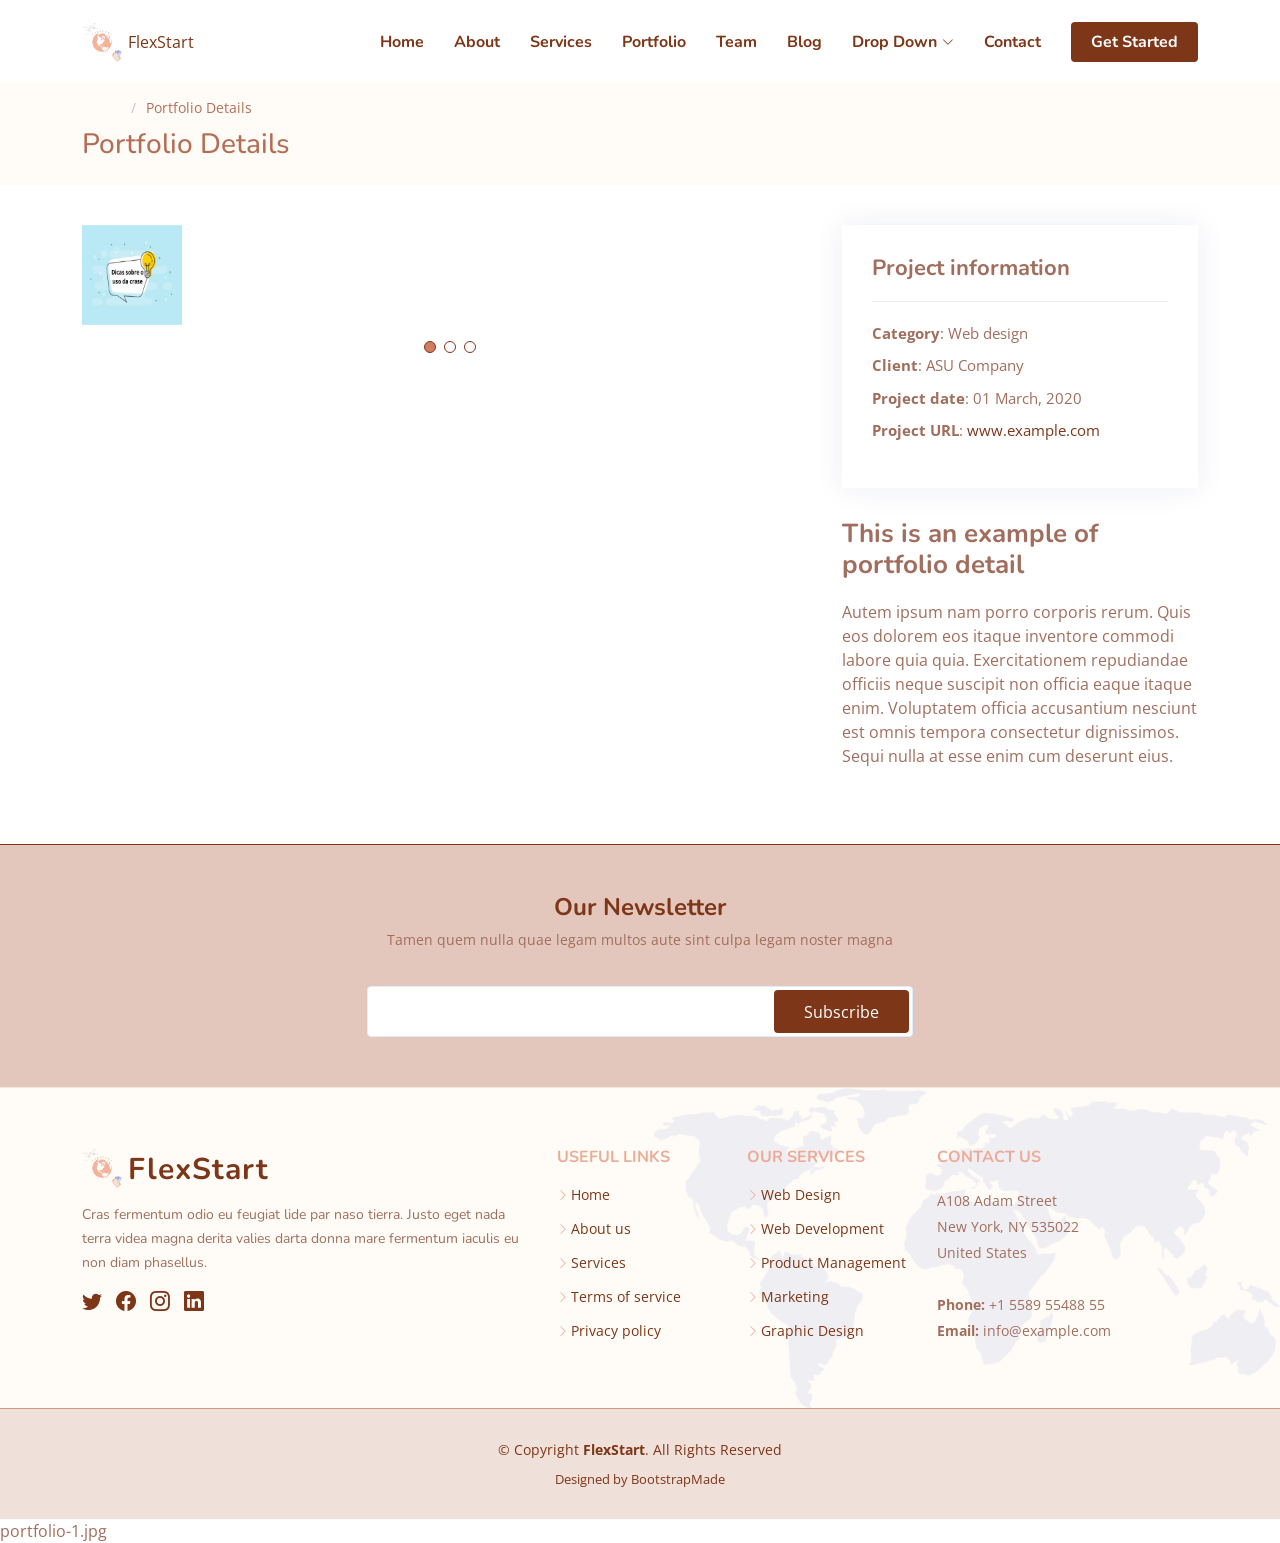
<file: portfolio-details.html>
<!DOCTYPE html>
<html lang="en">

<head>
  <meta charset="utf-8">
  <meta content="width=device-width, initial-scale=1.0" name="viewport">

  <title>Portfolio Details - FlexStart Bootstrap Template</title>
  <meta content="" name="description">
  <meta content="" name="keywords">

  <!-- Favicons -->
  <link href="assets/img/favicon.png" rel="icon">
  <link href="assets/img/apple-touch-icon.png" rel="apple-touch-icon">

  <!-- Google Fonts -->
  <link href="https://fonts.googleapis.com/css?family=Open+Sans:300,300i,400,400i,600,600i,700,700i|Nunito:300,300i,400,400i,600,600i,700,700i|Poppins:300,300i,400,400i,500,500i,600,600i,700,700i" rel="stylesheet">

  <!-- Vendor CSS Files -->
  <link href="assets/vendor/aos/aos.css" rel="stylesheet">
  <link href="assets/vendor/bootstrap/css/bootstrap.min.css" rel="stylesheet">
  <link href="assets/vendor/bootstrap-icons/bootstrap-icons.css" rel="stylesheet">
  <link href="assets/vendor/glightbox/css/glightbox.min.css" rel="stylesheet">
  <link href="assets/vendor/remixicon/remixicon.css" rel="stylesheet">
  <link href="assets/vendor/swiper/swiper-bundle.min.css" rel="stylesheet">

  <!-- Template Main CSS File -->
  <link href="assets/css/style.css" rel="stylesheet">

  <!-- =======================================================
  * Template Name: FlexStart - v1.11.1
  * Template URL: https://bootstrapmade.com/flexstart-bootstrap-startup-template/
  * Author: BootstrapMade.com
  * License: https://bootstrapmade.com/license/
  ======================================================== -->
</head>

<body>

  <!-- ======= Header ======= -->
  <header id="header" class="header fixed-top">
    <div class="container-fluid container-xl d-flex align-items-center justify-content-between">

      <a href="index.html" class="logo d-flex align-items-center">
        <img src="assets/img/logo.png" alt="">
        <span>FlexStart</span>
      </a>

      <nav id="navbar" class="navbar">
        <ul>
          <li><a class="nav-link scrollto " href="#hero">Home</a></li>
          <li><a class="nav-link scrollto" href="#about">About</a></li>
          <li><a class="nav-link scrollto" href="#services">Services</a></li>
          <li><a class="nav-link scrollto" href="#portfolio">Portfolio</a></li>
          <li><a class="nav-link scrollto" href="#team">Team</a></li>
          <li><a href="blog.html">Blog</a></li>
          <li class="dropdown"><a href="#"><span>Drop Down</span> <i class="bi bi-chevron-down"></i></a>
            <ul>
              <li><a href="#">Drop Down 1</a></li>
              <li class="dropdown"><a href="#"><span>Deep Drop Down</span> <i class="bi bi-chevron-right"></i></a>
                <ul>
                  <li><a href="#">Deep Drop Down 1</a></li>
                  <li><a href="#">Deep Drop Down 2</a></li>
                  <li><a href="#">Deep Drop Down 3</a></li>
                  <li><a href="#">Deep Drop Down 4</a></li>
                  <li><a href="#">Deep Drop Down 5</a></li>
                </ul>
              </li>
              <li><a href="#">Drop Down 2</a></li>
              <li><a href="#">Drop Down 3</a></li>
              <li><a href="#">Drop Down 4</a></li>
            </ul>
          </li>
          <li><a class="nav-link scrollto" href="#contact">Contact</a></li>
          <li><a class="getstarted scrollto" href="#about">Get Started</a></li>
        </ul>
        <i class="bi bi-list mobile-nav-toggle"></i>
      </nav><!-- .navbar -->

    </div>
  </header><!-- End Header -->

  <main id="main">

    <!-- ======= Breadcrumbs ======= -->
    <section class="breadcrumbs">
      <div class="container">

        <ol>
          <li><a href="index.html">Home</a></li>
          <li>Portfolio Details</li>
        </ol>
        <h2>Portfolio Details</h2>

      </div>
    </section><!-- End Breadcrumbs -->

    <!-- ======= Portfolio Details Section ======= -->
    <section id="portfolio-details" class="portfolio-details">
      <div class="container">

        <div class="row gy-4">

          <div class="col-lg-8">
            <div class="portfolio-details-slider swiper">
              <div class="swiper-wrapper align-items-center">

                <div class="swiper-slide">
                  <img src="assets/img/portfolio/uso-crase.webp" alt="">
                </div>

                <div class="swiper-slide">
                  <img src="assets/img/portfolio/redacao.png" alt="">
                </div>

                <div class="swiper-slide">
                  <img src="assets/img/portfolio/figuras-de-linguagem-og.webp" alt="">
                </div>

              </div>
              <div class="swiper-pagination"></div>
            </div>
          </div>

          <div class="col-lg-4">
            <div class="portfolio-info">
              <h3>Project information</h3>
              <ul>
                <li><strong>Category</strong>: Web design</li>
                <li><strong>Client</strong>: ASU Company</li>
                <li><strong>Project date</strong>: 01 March, 2020</li>
                <li><strong>Project URL</strong>: <a href="#">www.example.com</a></li>
              </ul>
            </div>
            <div class="portfolio-description">
              <h2>This is an example of portfolio detail</h2>
              <p>
                Autem ipsum nam porro corporis rerum. Quis eos dolorem eos itaque inventore commodi labore quia quia. Exercitationem repudiandae officiis neque suscipit non officia eaque itaque enim. Voluptatem officia accusantium nesciunt est omnis tempora consectetur dignissimos. Sequi nulla at esse enim cum deserunt eius.
              </p>
            </div>
          </div>

        </div>

      </div>
    </section><!-- End Portfolio Details Section -->

  </main><!-- End #main -->

  <!-- ======= Footer ======= -->
  <footer id="footer" class="footer">

    <div class="footer-newsletter">
      <div class="container">
        <div class="row justify-content-center">
          <div class="col-lg-12 text-center">
            <h4>Our Newsletter</h4>
            <p>Tamen quem nulla quae legam multos aute sint culpa legam noster magna</p>
          </div>
          <div class="col-lg-6">
            <form action="" method="post">
              <input type="email" name="email"><input type="submit" value="Subscribe">
            </form>
          </div>
        </div>
      </div>
    </div>

    <div class="footer-top">
      <div class="container">
        <div class="row gy-4">
          <div class="col-lg-5 col-md-12 footer-info">
            <a href="index.html" class="logo d-flex align-items-center">
              <img src="assets/img/logo.png" alt="">
              <span>FlexStart</span>
            </a>
            <p>Cras fermentum odio eu feugiat lide par naso tierra. Justo eget nada terra videa magna derita valies darta donna mare fermentum iaculis eu non diam phasellus.</p>
            <div class="social-links mt-3">
              <a href="#" class="twitter"><i class="bi bi-twitter"></i></a>
              <a href="#" class="facebook"><i class="bi bi-facebook"></i></a>
              <a href="#" class="instagram"><i class="bi bi-instagram"></i></a>
              <a href="#" class="linkedin"><i class="bi bi-linkedin"></i></a>
            </div>
          </div>

          <div class="col-lg-2 col-6 footer-links">
            <h4>Useful Links</h4>
            <ul>
              <li><i class="bi bi-chevron-right"></i> <a href="#">Home</a></li>
              <li><i class="bi bi-chevron-right"></i> <a href="#">About us</a></li>
              <li><i class="bi bi-chevron-right"></i> <a href="#">Services</a></li>
              <li><i class="bi bi-chevron-right"></i> <a href="#">Terms of service</a></li>
              <li><i class="bi bi-chevron-right"></i> <a href="#">Privacy policy</a></li>
            </ul>
          </div>

          <div class="col-lg-2 col-6 footer-links">
            <h4>Our Services</h4>
            <ul>
              <li><i class="bi bi-chevron-right"></i> <a href="#">Web Design</a></li>
              <li><i class="bi bi-chevron-right"></i> <a href="#">Web Development</a></li>
              <li><i class="bi bi-chevron-right"></i> <a href="#">Product Management</a></li>
              <li><i class="bi bi-chevron-right"></i> <a href="#">Marketing</a></li>
              <li><i class="bi bi-chevron-right"></i> <a href="#">Graphic Design</a></li>
            </ul>
          </div>

          <div class="col-lg-3 col-md-12 footer-contact text-center text-md-start">
            <h4>Contact Us</h4>
            <p>
              A108 Adam Street <br>
              New York, NY 535022<br>
              United States <br><br>
              <strong>Phone:</strong> +1 5589 55488 55<br>
              <strong>Email:</strong> info@example.com<br>
            </p>

          </div>

        </div>
      </div>
    </div>

    <div class="container">
      <div class="copyright">
        &copy; Copyright <strong><span>FlexStart</span></strong>. All Rights Reserved
      </div>
      <div class="credits">
        <!-- All the links in the footer should remain intact. -->
        <!-- You can delete the links only if you purchased the pro version. -->
        <!-- Licensing information: https://bootstrapmade.com/license/ -->
        <!-- Purchase the pro version with working PHP/AJAX contact form: https://bootstrapmade.com/flexstart-bootstrap-startup-template/ -->
        Designed by <a href="https://bootstrapmade.com/">BootstrapMade</a>
      </div>
    </div>
  </footer><!-- End Footer -->

  <a href="#" class="back-to-top d-flex align-items-center justify-content-center"><i class="bi bi-arrow-up-short"></i></a>

  <!-- Vendor JS Files -->
  <script src="assets/vendor/purecounter/purecounter_vanilla.js"></script>
  <script src="assets/vendor/aos/aos.js"></script>
  <script src="assets/vendor/bootstrap/js/bootstrap.bundle.min.js"></script>
  <script src="assets/vendor/glightbox/js/glightbox.min.js"></script>
  <script src="assets/vendor/isotope-layout/isotope.pkgd.min.js"></script>
  <script src="assets/vendor/swiper/swiper-bundle.min.js"></script>
  <script src="assets/vendor/php-email-form/validate.js"></script>

  <!-- Template Main JS File -->
  <script src="assets/js/main.js"></script>portfolio-1.jpg

</body>

</html>
</file>
<file: assets/css/style.css>
/**
* Template Name: FlexStart - v1.11.1
* Template URL: https://bootstrapmade.com/flexstart-bootstrap-startup-template/
* Author: BootstrapMade.com
* License: https://bootstrapmade.com/license/
*/

/*--------------------------------------------------------------
# General
--------------------------------------------------------------*/
:root {
  scroll-behavior: smooth;
}

body {
  font-family: "Open Sans", sans-serif;
  color: #a16e5d;
}

a {
  color: #7d3617;
  text-decoration: none;
}

a:hover {
  color: #ecab96;
  text-decoration: none;
}
b56e56
h1,
h2,
h3,
h4,hero-bg
h5,
h6 {
  font-family: "Nunito", sans-serif;
}

/*--------------------------------------------------------------
# Sections
--------------------------------------------------------------*/
section {
  padding: 60px 0;
  overflow: hidden;
}

.section-header {
  text-align: center;
  padding-bottom: 40px;
}

.section-header h2 {
  font-size: 13px;
  letter-spacing: 1px;
  font-weight: 700;
  margin: 0;
  color: #7d3617;
  text-transform: uppercase;
}

.section-header p {
  margin: 10px 0 0 0;
  padding: 0;
  font-size: 38px;
  line-height: 42px;
  font-weight: 700;
  color: #7d3617;
}

@media (max-width: 768px) {
  .section-header p {
    font-size: 28px;
    line-height: 32px;
  }
}

/*--------------------------------------------------------------
# Breadcrumbs
--------------------------------------------------------------*/
.breadcrumbs {
  padding: 15px 0;
  background: #fffcf7;
  min-height: 40px;
  margin-top: 82px;
  color: #b56e56;
}

@media (max-width: 992px) {
  .breadcrumbs {
    margin-top: 57px;
  }
}

.breadcrumbs h2 {
  font-size: 28px;
  font-weight: 500;
}

.breadcrumbs ol {
  display: flex;
  flex-wrap: wrap;
  list-style: none;
  padding: 0 0 10px 0;
  margin: 0;
  font-size: 14px;
}

.breadcrumbs ol a {
  color: #fffcf7;
  transition: 0.3s;
}

.breadcrumbs ol a:hover {
  text-decoration: underline;
}

.breadcrumbs ol li+li {
  padding-left: 10px;
}

.breadcrumbs ol li+li::before {
  display: inline-block;
  padding-right: 10px;
  color: #c1c3d2;
  content: "/";
}

/*--------------------------------------------------------------
# Back to top button
--------------------------------------------------------------*/
.back-to-top {
  position: fixed;
  visibility: hidden;
  opacity: 0;
  right: 15px;
  bottom: 15px;
  z-index: 99999;
  background: #ecab96;
  width: 40px;
  height: 40px;
  border-radius: 4px;
  transition: all 0.4s;
}

.back-to-top i {
  font-size: 24px;
  color: #fffcf7;
  line-height: 0;
}

.back-to-top:hover {
  background: #c1c3d2;
  color: #fffcf7;
}

.back-to-top.active {
  visibility: visible;
  opacity: 1;
}

/*--------------------------------------------------------------
# Disable aos animation delay on mobile devices
--------------------------------------------------------------*/
@media screen and (max-width: 768px) {
  [data-aos-delay] {
    transition-delay: 0 !important;
  }
}

/*--------------------------------------------------------------
# Header
--------------------------------------------------------------*/
.header {
  transition: all 0.5s;
  z-index: 997;
  padding: 20px 0;
}

.header.header-scrolled {
  background: #fffcf7;
  padding: 15px 0;
  box-shadow: 0px 2px 20px rgba(1, 41, 112, 0.1);
}

.header .logo {
  line-height: 0;
}

.header .logo img {
  max-height: 40px;
  margin-right: 6px;
}
c0714f28
.header .logo span {
  font-size: 30px;
  font-weight: 700;
  letter-spacing: 1px;
  color: #a1533111;
  font-family: "Nunito", sans-serif;
  margin-top: 3px;
}

/*--------------------------------------------------------------
# Navigation Menu
--------------------------------------------------------------*/
/**
* Desktop Navigation 
*/
.navbar {
  padding: 0;
}

.navbar ul {
  margin: 0;
  padding: 0;
  display: flex;
  list-style: none;
  align-items: center;
}

.navbar li {
  position: relative;
}

.navbar a,
.navbar a:focus {
  display: flex;
  align-items: center;
  justify-content: space-between;
  padding: 10px 0 10px 30px;
  font-family: "Nunito", sans-serif;
  font-size: 16px;
  font-weight: 700;
  color: #7d3617;
  white-space: nowrap;
  transition: 0.3s;
}

.navbar a i,
.navbar a:focus i {
  font-size: 12px;
  line-height: 0;
  margin-left: 5px;
}

.navbar a:hover,
.navbar .active,
.navbar .active:focus,
.navbar li:hover>a {
  color: #ecab96;
}

.navbar .getstarted,
.navbar .getstarted:focus {
  background: #7d3617;
  padding: 8px 20px;
  margin-left: 30px;
  border-radius: 4px;
  color: #fffcff;
}

.navbar .getstarted:hover,
.navbar .getstarted:focus:hover {
  color: #fffcff;
  background: #ecab96;
}

.navbar .dropdown ul {
  display: block;
  position: absolute;
  left: 14px;
  top: calc(100% + 30px);
  margin: 0;
  padding: 10px 0;
  z-index: 99;
  opacity: 0;
  visibility: hidden;
  background: #fff;
  box-shadow: 0px 0px 30px #391306;
  transition: 0.3s;
  border-radius: 4px;
}

.navbar .dropdown ul li {
  min-width: 200px;
}

.navbar .dropdown ul a {
  padding: 10px 20px;
  font-size: 15px;
  text-transform: none;
  font-weight: 600;
}

.navbar .dropdown ul a i {
  font-size: 12px;
}

.navbar .dropdown ul a:hover,
.navbar .dropdown ul .active:hover,
.navbar .dropdown ul li:hover>a {
  color: #7d3617;
}

.navbar .dropdown:hover>ul {
  opacity: 1;
  top: 100%;
  visibility: visible;
}

.navbar .dropdown .dropdown ul {
  top: 0;
  left: calc(100% - 30px);
  visibility: hidden;
}

.navbar .dropdown .dropdown:hover>ul {
  opacity: 1;
  top: 0;
  left: 100%;
  visibility: visible;
}

@media (max-width: 1366px) {
  .navbar .dropdown .dropdown ul {
    left: -90%;
  }

  .navbar .dropdown .dropdown:hover>ul {
    left: -100%;
  }
}

/**
* Mobile Navigation 
*/
.mobile-nav-toggle {
  color: #7d3617;
  font-size: 28px;
  cursor: pointer;
  display: none;
  line-height: 0;
  transition: 0.5s;
}


/**
* Mobile Navigation 
*/
.mobile-nav-toggle {
  color: #7d3617;
  font-size: 28px;
  cursor: pointer;
}

.mobile-nav-toggle.bi-x {
  color: #fffcff;
}

@media (max-width: 991px) {
  .mobile-nav-toggle {
    display: block;
  }

  .navbar ul {
    display: none;
  }
}

.navbar-mobile {
  position: fixed;
  overflow: hidden;
  top: 0;
  right: 0;
  left: 0;
  bottom: 0;
  background: #ecab96;
  top: 0;
  right: 0;
  left: 0;
  transition: 0.3s;
}

.navbar-mobile .mobile-nav-toggle {
  position: absolute;
  top: 15px;
  right: 15px;
}

.navbar-mobile ul {
  display: block;
  position: absolute;
  top: 55px;
  right: 15px;
  bottom: 15px;
  left: 15px;
  padding: 10px 0;
  border-radius: 10px;
  background-color: #fffcff;
  overflow-y: auto;
  transition: 0.3s;
}

.navbar-mobile a,
.navbar-mobile a:focus {
  padding: 10px 20px;
  font-size: 15px;
  color: #7d3617;
}

.navbar-mobile a:hover,
.navbar-mobile .active,
.navbar-mobile li:hover>a {
  color: #7d3617;
}

.navbar-mobile .getstarted,
.navbar-mobile .getstarted:focus {
  margin: 15px;
}

.navbar-mobile .dropdown ul {
  position: static;
  display: none;
  margin: 10px 20px;
  padding: 10px 0;
  z-index: 99;
  opacity: 1;
  visibility: visible;
  background: #fffcff;
  box-shadow: 0px 0px 30px #391306;
}

.navbar-mobile .dropdown ul li {
  min-width: 200px;
}

.navbar-mobile .dropdown ul a {
  padding: 10px 20px;
}

.navbar-mobile .dropdown ul a i {
  font-size: 12px;
}

.navbar-mobile .dropdown ul a:hover,
.navbar-mobile .dropdown ul .active:hover,
.navbar-mobile .dropdown ul li:hover>a {
  color: #7d3617;
}

.navbar-mobile .dropdown>.dropdown-active {
  display: block;
}

/*--------------------------------------------------------------
# Hero Section
--------------------------------------------------------------*/
.hero {
  width: 100%;
  height: 100vh;
  background: url(../img/background.jpeg) top center no-repeat;
  background-size: cover;
}

.hero h1 {
  margin: 0;
  font-size: 48px;
  font-weight: 700;
  color: #7d3617;
}

.hero h2 {
  color: #444444;
  margin: 15px 0 0 0;
  font-size: 26px;
}

.hero .btn-get-started {
  margin-top: 30px;
  line-height: 0;
  padding: 15px 40px;
  border-radius: 4px;
  transition: 0.5s;
  color: #fffcff;
  background: #d07e63;
  box-shadow: 0px 5px 30px #7d3617;
}

.hero .btn-get-started span {
  font-family: "Nunito", sans-serif;
  font-weight: 600;
  font-size: 16px;
  letter-spacing: 1px;
}

.hero .btn-get-started i {
  margin-left: 5px;
  font-size: 18px;
  transition: 0.3s;
}

.hero .btn-get-started:hover i {
  transform: translateX(5px);
}

.hero .hero-img {
  text-align: right;
}

@media (min-width: 1024px) {
  .hero {
    background-attachment: fixed;
  }
}

@media (max-width: 991px) {
  .hero {
    height: auto;
    padding: 120px 0 60px 0;
  }

  .hero .hero-img {
    text-align: center;
    margin-top: 80px;
  }

  .hero .hero-img img {
    width: 80%;
  }
}

@media (max-width: 768px) {
  .hero {
    text-align: center;
  }

  .hero h1 {
    font-size: 32px;
  }

  .hero h2 {
    font-size: 24px;
  }

  .hero .hero-img img {
    width: 100%;
  }
}

/*--------------------------------------------------------------
# Index Page
--------------------------------------------------------------*/
/*--------------------------------------------------------------
# About
--------------------------------------------------------------*/
.about .content {
  background-color: #c1c3d2;
  padding: 40px;
}

.about h3 {
  font-size: 14px;
  font-weight: 700;
  color: #fffcf7;
  text-transform: uppercase;
}

.about h2 {
  font-size: 24px;
  font-weight: 700;
  color: #7d3617;
}

.about p {
  margin: 15px 0 30px 0;
  line-height: 24px;
  color: #fffcf7;
}

.about .btn-read-more {
  line-height: 0;
  padding: 15px 40px;
  border-radius: 4px;
  transition: 0.5s;
  color: #fffcff;
  background: #ecab96;
  box-shadow: 0px 5px 25px #391306;
}

.about .btn-read-more span {
  font-family: "Nunito", sans-serif;
  font-weight: 600;
  font-size: 16px;
  letter-spacing: 1px;
}

.about .btn-read-more i {
  margin-left: 5px;
  font-size: 18px;
  transition: 0.3s;
}

.about .btn-read-more:hover i {
  transform: translateX(5px);
}

/*--------------------------------------------------------------
# Values
--------------------------------------------------------------*/
.values .box {
  padding: 30px;
  box-shadow: 0px 0 5px rgba(1, 41, 112, 0.08);
  text-align: center;
  transition: 0.3s;
  height: 100%;
}

.values .box img {
  padding: 30px 50px;
  transition: 0.5s;
  transform: scale(1.1);
}

.values .box h3 {
  font-size: 24px;
  color: #7d3617;
  font-weight: 700;
  margin-bottom: 18px;
}

.values .box:hover {
  box-shadow: 0px 0 30px rgba(1, 41, 112, 0.08);
}

.values .box:hover img {
  transform: scale(1);
}

/*--------------------------------------------------------------
# Counts
--------------------------------------------------------------*/
.counts {
  padding: 70px 0 60px;
}

.counts .count-box {
  display: flex;
  align-items: center;
  padding: 30px;
  width: 100%;
  background: #fff;
  box-shadow: 0px 0 30px rgba(1, 41, 112, 0.08);
}

.counts .count-box i {
  font-size: 42px;
  line-height: 0;
  margin-right: 20px;
  color: #7d3617;
}

.counts .count-box span {
  font-size: 36px;
  display: block;
  font-weight: 600;
  color: #ecab96;
}

.counts .count-box p {
  padding: 0;
  margin: 0;
  font-family: "Nunito", sans-serif;
  font-size: 14px;
}

/*--------------------------------------------------------------
# Features
--------------------------------------------------------------*/
.features .feature-box {
  padding: 24px 20px;
  box-shadow: 0px 0 30px rgba(1, 41, 112, 0.08);
  transition: 0.3s;
  height: 100%;
}

.features .feature-box h3 {
  font-size: 18px;
  color: #7d3617;
  font-weight: 700;
  margin: 0;
}

.features .feature-box i {
  line-height: 0;
  background: #c1c3d2;
  padding: 4px;
  margin-right: 10px;
  font-size: 24px;
  border-radius: 3px;
  transition: 0.3s;
}

.features .feature-box:hover i {
  background: #7d3617;
  color: #fff;
}

.features .feture-tabs {
  margin-top: 120px;
}

.features .feture-tabs h3 {
  color: #7d3617;
  font-weight: 700;
  font-size: 32px;
  margin-bottom: 10px;
}

@media (max-width: 768px) {
  .features .feture-tabs h3 {
    font-size: 28px;
  }
}

.features .feture-tabs .nav-pills {
  border-bottom: 1px solid #eee;
}

.features .feture-tabs .nav-link {
  background: none;
  text-transform: uppercase;
  font-size: 15px;
  font-weight: 600;
  color: #7d3617;
  padding: 12px 0;
  margin-right: 25px;
  margin-bottom: -2px;
  border-radius: 0;
}

.features .feture-tabs .nav-link.active {
  color: #7d3617;
  border-bottom: 3px solid #7d3617;
}

.features .feture-tabs .tab-content h4 {
  font-size: 18px;
  margin: 0;
  font-weight: 700;
  color: #7d3617;
}

.features .feture-tabs .tab-content i {
  font-size: 24px;
  line-height: 0;
  margin-right: 8px;
  color: #7d3617;
}

.features .feature-icons {
  margin-top: 120px;
}

.features .feature-icons h3 {
  color: #7d3617;
  font-weight: 700;
  font-size: 32px;
  margin-bottom: 20px;
  text-align: center;
}

@media (max-width: 768px) {
  .features .feature-icons h3 {
    font-size: 28px;
  }
}

.features .feature-icons .content .icon-box {
  display: flex;
}

.features .feature-icons .content .icon-box h4 {
  font-size: 20px;
  font-weight: 700;
  margin: 0 0 10px 0;
  color: #7d3617;
}

.features .feature-icons .content .icon-box i {
  font-size: 44px;
  line-height: 44px;
  color: #ecab96;
  margin-right: 15px;
}

.features .feature-icons .content .icon-box p {
  font-size: 15px;
  color: #848484;
}

/*--------------------------------------------------------------
# Services
--------------------------------------------------------------*/
.services .service-box {
  box-shadow: 0px 0 30px rgba(1, 41, 112, 0.08);
  height: 100%;
  padding: 60px 30px;
  text-align: center;
  transition: 0.3s;
  border-radius: 5px;
}

.services .service-box .icon {
  font-size: 36px;
  padding: 40px 20px;
  border-radius: 4px;
  position: relative;
  margin-bottom: 25px;
  display: inline-block;
  line-height: 0;
  transition: 0.3s;
}

.services .service-box h3 {
  color: #444444;
  font-weight: 700;
}

.services .service-box .read-more {
  display: inline-flex;
  align-items: center;
  justify-content: center;
  font-weight: 600;
  font-size: 16px;
  padding: 8px 20px;
}

.services .service-box .read-more i {
  line-height: 0;
  margin-left: 5px;
  font-size: 18px;
}

.services .service-box.blue {
  border-bottom: 3px solid #2db6fa;
}

.services .service-box.blue .icon {
  color: #2db6fa;
  background: #dbf3fe;
}

.services .service-box.blue .read-more {
  color: #2db6fa;
}

.services .service-box.blue:hover {
  background: #2db6fa;
}

.services .service-box.orange {
  border-bottom: 3px solid #f68c09;
}

.services .service-box.orange .icon {
  color: #f68c09;
  background: #fde3c4;
}

.services .service-box.orange .read-more {
  color: #f68c09;
}

.services .service-box.orange:hover {
  background: #f68c09;
}

.services .service-box.green {
  border-bottom: 3px solid #08da4e;
}

.services .service-box.green .icon {
  color: #08da4e;
  background: #cffddf;
}

.services .service-box.green .read-more {
  color: #08da4e;
}

.services .service-box.green:hover {
  background: #08da4e;
}

.services .service-box.red {
  border-bottom: 3px solid #e9222c;
}

.services .service-box.red .icon {
  color: #e9222c;
  background: #fef7f8;
}

.services .service-box.red .read-more {
  color: #e9222c;
}

.services .service-box.red:hover {
  background: #e9222c;
}

.services .service-box.purple {
  border-bottom: 3px solid #b50edf;
}

.services .service-box.purple .icon {
  color: #b50edf;
  background: #f8e4fd;
}

.services .service-bo0245bcx.purple .read-more {
  color: #b50edf;
}

.services .service-box.purple:hover {
  background: #b50edf;
}

.services .service-box.pink {
  border-bottom: 3px solid #f51f9c;
}

.services .service-box.pink .icon {
  color: #f51f9c;
  background: #feecf7;
}

.services .service-box.pink .read-more {
  color: #f51f9c;
}

.services .service-box.pink:hover {
  background: #f51f9c;
}

.services .service-box:hover h3,
.services .service-box:hover p,
.services .service-box:hover .read-more {
  color: #fff;
}

.services .service-box:hover .icon {
  background: #fff;
}

/*--------------------0245bc------------------------------------------
# Pricing
--------------------------------------------------------------*/
.pricing .box {
  padding: 40px 20px;
  background: #fff;
  text-align: center;
  box-shadow: 0px 0 30px rgba(1, 41, 112, 0.08);
  border-radius: 4px;
  position: relative;
  overflow: hidden;
  transition: 0.3s;
}

.pricing .box:hover {
  transform: scale(1.1);
  box-shadow: 0px 0 30px rgba(1, 41, 112, 0.1);
}

.pricing h3 {
  font-weight: 700;
  font-size: 18px;
  margin-bottom: 15px;
}

.pricing .price {
  font-size: 36px;
  color: #444444;
  font-weight: 600;
  font-family: "Poppins", sans-serif;
}

.pricing .price sup {
  font-size: 20px;
  top: -15px;
  left: -3px;
}

.pricing .price span {
  color: #bababa;
  font-size: 16px;
  font-weight: 300;
}

.pricing img {
  padding: 30px 40px;
}

.pricing ul {
  padding: 0;
  list-style: none;
  color: #444444;
  text-align: center;
  line-height: 26px;
  font-size: 16px;
  margin-bottom: 25px;
}

.pricing ul li {
  padding-bottom: 10px;
}hero-bg

.pricing ul .na {
  color: #ccc;
  text-decoration: line-through;
}

.pricing .btn-buy {
  display: inline-block;
  padding: 8px 40px 10px 40px;
  border-radius: 50px;
  color: #7d3617;
  transition: none;
  font-size: 16px;
  font-weight: 400;
  font-family: "Nunito", sans-serif;
  font-weight: 600;
  transition: 0.3s;
  border: 1px solid #7d3617;
}

.pricing .btn-buy:hover {
  background: #7d3617;
  color: #fff;
}

.pricing .featured {
  width: 200px;
  position: absolute;
  top: 18px;
  right: -68px;
  transform: rotate(45deg);
  z-index: 1;
  font-size: 14px;
  padding: 1px 0 3px 0;
  background: #7d3617;
  color: #fff;
}

/*--------------------------------------------------------------
# F.A.Q
--------------------------------------------------------------*/
.faq .accordion-collapse {
  border: 0;
}

.faq .accordion-button {
  padding: 15px 15px 20px 0;
  font-weight: 600;
  border: 0;
  font-size: 18px;
  color: #444444;
  text-align: left;
}

.faq .accordion-button:focus {
  box-shadow: none;
}

.faq .accordion-button:not(.collapsed) {
  background: none;
  color: #7d3617;
  border-bottom: 0;
}

.faq .accordion-body {
  padding: 0 0 25px 0;
  border: 0;
}

/*--------------------------------------------------------------
# Portfolio
--------------------------------------------------------------*/
.portfolio #portfolio-flters {
  padding: 0;
  margin: 0 auto 25px auto;
  list-style: none;
  text-align: center;
  background: #fffcf7;
  border-radius: 50px;
  padding: 2px 15px;
}

.portfolio #portfolio-flters li {
  cursor: pointer;
  display: inline-block;
  padding: 8px 20px 10px 20px;
  font-size: 15px;
  font-weight: 600;
  line-height: 1;
  color: #444444;
  margin: 0 4px 8px 4px;
  transition: 0.3s;
  border-radius: 50px;
  border: 1px solid #fffcf7;
}

.portfolio #portfolio-flters li:hover,
.portfolio #portfolio-flters li.filter-active {
  color: #d07e63;
  border-color: #7d3617;
}

.portfolio #portfolio-flters li:last-child {
  margin-right: 0;
}

.portfolio .portfolio-wrap {
  transition: 0.3s;
  position: relative;
  overflow: hidden;
  z-index: 1;
  background: rgba(255, 255, 255, 0.75);
}

.portfolio .portfolio-wrap::before {
  content: "";
  background: rgba(255, 255, 255, 0.75);
  position: absolute;
  left: 30px;
  right: 30px;
  top: 30px;
  bottom: 30px;
  transition: all ease-in-out 0.3s;
  z-index: 2;
  opacity: 0;
}

.portfolio .portfolio-wrap img {
  transition: 1s;
}

.portfolio .portfolio-wrap .portfolio-info {
  opacity: 0;
  position: absolute;
  top: 0;
  left: 0;
  right: 0;
  bottom: 0;
  text-align: center;
  z-index: 3;
  transition: all ease-in-out 0.3s;
  display: flex;
  flex-direction: column;
  justify-content: center;
  align-items: center;
}

.portfolio .portfolio-wrap .portfolio-info::before {
  display: block;
  content: "";
  width: 48px;
  height: 48px;
  position: absolute;
  top: 35px;
  left: 35px;
  border-top: 3px solid rgba(1, 41, 112, 0.2);
  border-left: 3px solid rgba(1, 41, 112, 0.2);
  transition: all 0.5s ease 0s;
  z-index: 9994;
}

.portfolio .portfolio-wrap .portfolio-info::after {
  display: block;
  content: "";
  width: 48px;
  height: 48px;
  position: absolute;
  bottom: 35px;
  right: 35px;
  border-bottom: 3px solid rgba(1, 41, 112, 0.2);
  border-right: 3px solid rgba(1, 41, 112, 0.2);
  transition: all 0.5s ease 0s;
  z-index: 9994;
}

.portfolio .portfolio-wrap .portfolio-info h4 {
  font-size: 20px;
  color: #7d3617;
  font-weight: 700;
}

.portfolio .portfolio-wrap .portfolio-info p {
  color: #7d3617;
  font-weight: 600;
  font-size: 14px;
  text-transform: uppercase;
  padding: 0;
  margin: 0;
}

.portfolio .portfolio-wrap .portfolio-links {
  text-align: center;
  z-index: 4;
}

.portfolio .portfolio-wrap .portfolio-links a {
  color: #fffcff;
  background: #7d3617;
  margin: 10px 2px;
  width: 36px;
  height: 36px;
  display: inline-flex;
  align-items: center;
  justify-content: center;
  border-radius: 50%;
  transition: 0.3s;
}

.portfolio .portfolio-wrap .portfolio-links a i {
  font-size: 24px;
  line-height: 0;
}

.portfolio .portfolio-wrap .portfolio-links a:hover {
  background: #d07e63;
}

.portfolio .portfolio-wrap:hover img {
  transform: scale(1.1);
}

.portfolio .portfolio-wrap:hover::before {
  top: 0;
  left: 0;
  right: 0;
  bottom: 0;
  opacity: 1;
}

.portfolio .portfolio-wrap:hover .portfolio-info {
  opacity: 1;
}

.portfolio .portfolio-wrap:hover .portfolio-info::before {
  top: 15px;
  left: 15px;
}

.portfolio .portfolio-wrap:hover .portfolio-info::after {
  bottom: 15px;
  right: 15px;
}

/*--------------------------------------------------------------
# Portfolio Details
--------------------------------------------------------------*/
.portfolio-details {
  padding-top: 40px;
}

.portfolio-details .portfolio-details-slider img {
  width: 100px;
  height: 100px;
}

.portfolio-details .portfolio-details-slider .swiper-pagination {
  margin-top: 20px;
  position: relative;
}

.portfolio-details .portfolio-details-slider .swiper-pagination .swiper-pagination-bullet {
  width: 12px;
  height: 12px;
  background-color: #fffcff;
  opacity: 1;
  border: 1px solid #7d3617;
}

.portfolio-details .portfolio-details-slider .swiper-pagination .swiper-pagination-bullet-active {
  background-color: #d07e63;
}

.portfolio-details .portfolio-info {
  padding: 30px;
  box-shadow: 0px 0 30px rgba(1, 41, 112, 0.08);
}

.portfolio-details .portfolio-info h3 {
  font-size: 22px;
  font-weight: 700;
  margin-bottom: 20px;
  padding-bottom: 20px;
  border-bottom: 1px solid #eee;
}

.portfolio-details .portfolio-info ul {
  list-style: none;
  padding: 0;
  font-size: 15px;
}

.portfolio-details .portfolio-info ul li+li {
  margin-top: 10px;
}

.portfolio-details .portfolio-description {
  padding-top: 30px;
}

.portfolio-details .portfolio-description h2 {
  font-size: 26px;
  font-weight: 700;
  margin-bottom: 20px;
}

.portfolio-details .portfolio-description p {
  padding: 0;
}

/*--------------------------------------------------------------
# Testimonials
--------------------------------------------------------------*/
.testimonials .testimonial-item {
  box-sizing: content-box;
  padding: 30px;
  margin: 40px 30px;
  box-shadow: 0px 0 20px rgba(1, 41, 112, 0.1);
  background: #fff;
  min-height: 320px;
  display: flex;
  flex-direction: column;
  text-align: center;
  transition: 0.3s;
}

.testimonials .testimonial-item .stars {
  margin-bottom: 15px;
}

.testimonials .testimonial-item .stars i {
  color: #ffc107;
  margin: 0 1px;
}

.testimonials .testimonial-item .testimonial-img {
  width: 100px;
  height: 100px;
  border-radius: 50%;
  border: 4px solid #fff;
  margin: 0 auto;
}

.testimonials .testimonial-item h3 {
  font-size: 18px;
  font-weight: bold;
  margin: 10px 0 5px 0;
  color: #111;
}

.testimonials .testimonial-item h4 {
  font-size: 14px;
  color: #999;
  margin: 0;
}

.testimonials .testimonial-item p {
  font-style: italic;
  margin: 0 auto 15px auto;
}

.testimonials .swiper-pagination {
  margin-top: 20px;
  position: relative;
}

.testimonials .swiper-pagination .swiper-pagination-bullet {
  width: 12px;
  height: 12px;
  background-color: #fff;
  opacity: 1;
  border: 1px solid #7d3617;
}

.testimonials .swiper-pagination .swiper-pagination-bullet-active {
  background-color: #7d3617;
}

.testimonials .swiper-slide {
  opacity: 0.3;
}

@media (max-width: 1199px) {
  .testimonials .swiper-slide-active {
    opacity: 1;
  }

  .testimonials .swiper-pagination {
    margin-top: 0;
  }
}

@media (min-width: 1200px) {
  .testimonials .swiper-slide-next {
    opacity: 1;
    transform: scale(1.12);
  }
}

/*--------------------------------------------------------------
# Team
--------------------------------------------------------------*/
.team {
  background: #fffcff;
  padding: 60px 0;
}

.team .member {
  overflow: hidden;
  text-align: center;
  border-radius: 5px;
  background: #fffcff;
  box-shadow: 0px 0 30px rgba(1, 41, 112, 0.08);
  transition: 0.3s;
}

.team .member .member-img {
  position: relative;
  overflow: hidden;
}

.team .member .member-img:after {
  position: absolute;
  content: "";
  left: 0;
  bottom: 0;
  height: 100%;
  width: 100%;
  background: url(../img/team-shape.svg) no-repeat center bottom;
  background-size: contain;
  z-index: 1;
}

.team .member .social {
  position: absolute;
  right: -100%;
  top: 30px;
  opacity: 0;
  border-radius: 4px;
  transition: 0.5s;
  background: rgba(255, 255, 255, 0.3);
  z-index: 2;
}

.team .member .social a {
  transition: color 0.3s;
  color: #7d3617;
  margin: 15px 12px;
  display: block;
  line-height: 0;
  text-align: center;
}

.team .member .social a:hover {
  color: #d07e63;
}

.team .member .social i {
  font-size: 18px;
}

.team .member .member-info {
  padding: 10px 15px 20px 15px;
}

.team .member .member-info h4 {
  font-weight: 700;
  margin-bottom: 5px;
  font-size: 20px;
  color: #7d3617;
}

.team .member .member-info span {
  display: block;
  font-size: 14px;
  font-weight: 400;
  color: #aaaaaa;
}

.team .member .member-info p {
  font-style: italic;
  font-size: 14px;
  padding-top: 15px;
  line-height: 26px;
  color: #5e5e5e;
}

.team .member:hover {
  transform: scale(1.08);
  box-shadow: 0px 0 30px rgba(1, 41, 112, 0.1);
}

.team .member:hover .social {
  right: 8px;
  opacity: 1;
}

/*--------------------------------------------------------------
# Clients
--------------------------------------------------------------*/
.clients .clients-slider .swiper-slide img {
  opacity: 0.5;
  transition: 0.3s;
}

.clients .clients-slider .swiper-slide img:hover {
  opacity: 1;
}

.clients .clients-slider .swiper-pagination {
  margin-top: 20px;
  position: relative;
}

.clients .clients-slider .swiper-pagination .swiper-pagination-bullet {
  width: 12px;
  height: 12px;
  background-color: #fff;
  opacity: 1;
  border: 1px solid #7d3617;
}

.clients .clients-slider .swiper-pagination .swiper-pagination-bullet-active {
  background-color: #7d3617;
}

/*--------------------------------------------------------------
# Recent Blog Posts
--------------------------------------------------------------*/
.recent-blog-posts .post-box {
  box-shadow: 0px 0 30px rgba(1, 41, 112, 0.08);
  transition: 0.3s;
  height: 100%;
  overflow: hidden;
  padding: 30px;
  border-radius: 8px;
  position: relative;
  display: flex;
  flex-direction: column;
}

.recent-blog-posts .post-box .post-img {
  overflow: hidden;
  margin: -30px -30px 15px -30px;
  position: relative;
}

.recent-blog-posts .post-box .post-img img {
  transition: 0.5s;
}

.recent-blog-posts .post-box .post-date {
  font-size: 16px;
  font-weight: 600;
  color: #7d3617;
  display: block;
  margin-bottom: 10px;
}

.recent-blog-posts .post-box .post-title {
  font-size: 24px;
  color: #7d3617;
  font-weight: 700;
  margin-bottom: 18px;
  position: relative;
  transition: 0.3s;
}

.recent-blog-posts .post-box .readmore {
  display: flex;
  align-items: center;
  font-weight: 600;
  line-height: 1;
  transition: 0.3s;
}

.recent-blog-posts .post-box .readmore i {
  line-height: 0;
  margin-left: 4px;
  font-size: 18px;
}

.recent-blog-posts .post-box:hover .post-title {
  color: #7d3617;
}

.recent-blog-posts .post-box:hover .post-img img {
  transform: rotate(6deg) scale(1.2);
}

/*--------------------------------------------------------------
# Contact
--------------------------------------------------------------*/
.contact .info-box {
  color: #444444;
  background: #fafbff;
  padding: 30px;
}

.contact .info-box i {
  font-size: 38px;
  line-height: 0;
  color: #7d3617;
}

.contact .info-box h3 {
  font-size: 20px;
  color: #7d3617;
  font-weight: 700;
  margin: 20px 0 10px 0;
}

.contact .info-box p {
  padding: 0;
  line-height: 24px;
  font-size: 14px;
  margin-bottom: 0;
}

.contact .php-email-form {
  background: #fafbff;
  padding: 30px;
  height: 100%;
}

.contact .php-email-form .error-message {
  display: none;
  color: #fff;
  background: #ed3c0d;
  text-align: left;
  padding: 15px;
  margin-bottom: 24px;
  font-weight: 600;
}

.contact .php-email-form .sent-message {
  display: none;
  color: #fff;
  background: #18d26e;
  text-align: center;
  padding: 15px;
  margin-bottom: 24px;
  font-weight: 600;
}

.contact .php-email-form .loading {
  display: none;
  background: #fff;
  text-align: center;
  padding: 15px;
  margin-bottom: 24px;
}

.contact .php-email-form .loading:before {
  content: "";
  display: inline-block;
  border-radius: 50%;
  width: 24px;
  height: 24px;
  margin: 0 10px -6px 0;
  border: 3px solid #18d26e;
  border-top-color: #eee;
  -webkit-animation: animate-loading 1s linear infinite;
  animation: animate-loading 1s linear infinite;
}

.contact .php-email-form input,
.contact .php-email-form textarea {
  border-radius: 0;
  box-shadow: none;
  font-size: 14px;
  border-radius: 0;
}

.contact .php-email-form input:focus,
.contact .php-email-form textarea:focus {
  border-color: #7d3617;
}

.contact .php-email-form input {
  padding: 10px 15px;
}

.contact .php-email-form textarea {
  padding: 12px 15px;
}

.contact .php-email-form button[type=submit] {
  background: #7d3617;
  border: 0;
  padding: 10px 30px;
  color: #fff;
  transition: 0.4s;
  border-radius: 4px;
}

.contact .php-email-form button[type=submit]:hover {
  background: #5969f3;
}

@-webkit-keyframes animate-loading {
  0% {
    transform: rotate(0deg);
  }

  100% {
    transform: rotate(360deg);
  }
}

@keyframes animate-loading {
  0% {
    transform: rotate(0deg);
  }

  100% {
    transform: rotate(360deg);
  }
}

/*--------------------------------------------------------------
# Blog
--------------------------------------------------------------*/
.blog {
  padding: 40px 0 20px 0;
}

.blog .entry {
  padding: 30px;
  margin-bottom: 60px;
  box-shadow: 0 4px 16px rgba(0, 0, 0, 0.1);
}

.blog .entry .entry-img {
  max-height: 440px;
  margin: -30px -30px 20px -30px;
  overflow: hidden;
}

.blog .entry .entry-title {
  font-size: 28px;
  font-weight: bold;
  padding: 0;
  margin: 0 0 20px 0;
}

.blog .entry .entry-title a {
  color: #7d3617;
  transition: 0.3s;
}

.blog .entry .entry-title a:hover {
  color: #d07e63;
}

.blog .entry .entry-meta {
  margin-bottom: 15px;
  color: #4084fd;
}

.blog .entry .entry-meta ul {
  display: flex;
  flex-wrap: wrap;
  list-style: none;
  align-items: center;
  padding: 0;
  margin: 0;
}

.blog .entry .entry-meta ul li+li {
  padding-left: 20px;
}

.blog .entry .entry-meta i {
  font-size: 16px;
  margin-right: 8px;
  line-height: 0;
}

.blog .entry .entry-meta a {
  color: #777777;
  font-size: 14px;
  display: inline-block;
  line-height: 1;
}

.blog .entry .entry-content p {
  line-height: 24px;
}

.blog .entry .entry-content .read-more {
  -moz-text-align-last: right;
  text-align-last: right;
}

.blog .entry .entry-content .read-more a {
  display: inline-block;
  background: #7d3617;
  color: #fff;
  padding: 6px 20px;
  transition: 0.3s;
  font-size: 14px;
  border-radius: 4px;
}

.blog .entry .entry-content .read-more a:hover {
  background: #d07e63;
}

.blog .entry .entry-content h3 {
  font-size: 22px;
  margin-top: 30px;
  font-weight: bold;
}

.blog .entry .entry-content blockquote {
  overflow: hidden;
  background-color: #fafafa;
  padding: 60px;
  position: relative;
  text-align: center;
  margin: 20px 0;
}

.blog .entry .entry-content blockquote p {
  color: #ecab96;
  line-height: 1.6;
  margin-bottom: 0;
  font-style: italic;
  font-weight: 500;
  font-size: 22px;
}

.blog .entry .entry-content blockquote::after {
  content: "";
  position: absolute;
  left: 0;
  top: 0;
  bottom: 0;
  width: 3px;
  background-color: #7d3617;
  margin-top: 20px;
  margin-bottom: 20px;
}

.blog .entry .entry-footer {
  padding-top: 10px;
  border-top: 1px solid #fffcf7;
}

.blog .entry .entry-footer i {
  color: #0d64fd;
  display: inline;
}

.blog .entry .entry-footer a {
  color: #7d3617;
  transition: 0.3s;
}

.blog .entry .entry-footer a:hover {
  color: #d07e63;
}

.blog .entry .entry-footer .cats {
  list-style: none;
  display: inline;
  padding: 0 20px 0 0;
  font-size: 14px;
}

.blog .entry .entry-footer .cats li {
  display: inline-block;
}

.blog .entry .entry-footer .tags {
  list-style: none;
  display: inline;
  padding: 0;
  font-size: 14px;
}

.blog .entry .entry-footer .tags li {
  display: inline-block;
}

.blog .entry .entry-footer .tags li+li::before {
  padding-right: 6px;
  color: #ecab96;
  content: ",";
}

.blog .entry .entry-footer .share {
  font-size: 16px;
}

.blog .entry .entry-footer .share i {
  padding-left: 5px;
}

.blog .entry-single {
  margin-bottom: 30px;
}

.blog .blog-author {
  padding: 20px;
  margin-bottom: 30px;
  box-shadow: 0 4px 16px #7d3617;
}

.blog .blog-author img {
  width: 120px;
  margin-right: 20px;
}

.blog .blog-author h4 {
  font-weight: 600;
  font-size: 22px;
  margin-bottom: 0px;
  padding: 0;
  color: #7d3617;
}

.blog .blog-author .social-links {
  margin: 0 10px 10px 0;
}

.blog .blog-author .social-links a {
  color: rgba(1, 41, 112, 0.5);
  margin-right: 5px;
}

.blog .blog-author p {
  font-style: italic;
  color: #ecab96;
}

.blog .blog-comments {
  margin-bottom: 30px;
}

.blog .blog-comments .comments-count {
  font-weight: bold;
}

.blog .blog-comments .comment {
  margin-top: 30px;
  position: relative;
}

.blog .blog-comments .comment .comment-img {
  margin-right: 14px;
}

.blog .blog-comments .comment .comment-img img {
  width: 60px;
}

.blog .blog-comments .comment h5 {
  font-size: 16px;
  margin-bottom: 2px;
}

.blog .blog-comments .comment h5 a {
  font-weight: bold;
  color: #7d3617;
  transition: 0.3s;
}

.blog .blog-comments .comment h5 a:hover {
  color: #7d3617;
}

.blog .blog-comments .comment h5 .reply {
  padding-left: 10px;
  color: #7d3617;
}

.blog .blog-comments .comment h5 .reply i {
  font-size: 20px;
}

.blog .blog-comments .comment time {
  display: block;
  font-size: 14px;
  color: #013ca3;
  margin-bottom: 5px;
}

.blog .blog-comments .comment.comment-reply {
  padding-left: 40px;
}

.blog .blog-comments .reply-form {
  margin-top: 30px;
  padding: 30px;
  box-shadow: 0 4px 16px rgba(0, 0, 0, 0.1);
}

.blog .blog-comments .reply-form h4 {
  font-weight: bold;
  font-size: 22px;
}

.blog .blog-comments .reply-form p {
  font-size: 14px;
}

.blog .blog-comments .reply-form input {
  border-radius: 4px;
  padding: 10px 10px;
  font-size: 14px;
}

.blog .blog-comments .reply-form input:focus {
  box-shadow: none;
  border-color: #4916058e;
}

.blog .blog-comments .reply-form textarea {
  border-radius: 4px;
  padding: 10px 10px;
  font-size: 14px;
}

.blog .blog-comments .reply-form textarea:focus {
  box-shadow: none;
  border-color: #4916058e;
}

.blog .blog-comments .reply-form .form-group {
  margin-bottom: 25px;
}

.blog .blog-comments .reply-form .btn-primary {
  border-radius: 4px;
  padding: 10px 20px;
  border: 0;
  background-color: #7d3617;
}

.blog .blog-comments .reply-form .btn-primary:hover {
  background-color: #7d3617;
}

.blog .blog-pagination {
  color: #024ed5;
}

.blog .blog-pagination ul {
  display: flex;
  padding: 0;
  margin: 0;
  list-style: none;
}

.blog .blog-pagination li {
  margin: 0 5px;
  transition: 0.3s;
}

.blog .blog-pagination li a {
  color: #7d3617;
  padding: 7px 16px;
  display: flex;
  align-items: center;
  justify-content: center;
}

.blog .blog-pagination li.active,
.blog .blog-pagination li:hover {
  background: #7d3617;
}

.blog .blog-pagination li.active a,
.blog .blog-pagination li:hover a {
  color: #fffcff;
}

.blog .sidebar {
  padding: 30px;
  margin: 0 0 60px 20px;
  box-shadow: 0 4px 16px rgba(0, 0, 0, 0.1);
}

.blog .sidebar .sidebar-title {
  font-size: 20px;
  font-weight: 700;
  padding: 0 0 0 0;
  margin: 0 0 15px 0;
  color: #7d3617;
  position: relative;
}

.blog .sidebar .sidebar-item {
  margin-bottom: 30px;
}

.blog .sidebar .search-form form {
  background: #fffcff;
  border: 1px solid #ddd;
  padding: 3px 10px;
  position: relative;
}

.blog .sidebar .search-form form input[type=text] {
  border: 0;
  padding: 4px;
  border-radius: 4px;
  width: calc(100% - 40px);
}

.blog .sidebar .search-form form button {
  position: absolute;
  top: 0;
  right: 0;
  bottom: 0;
  border: 0;
  background: none;
  font-size: 16px;
  padding: 0 15px;
  margin: -1px;
  background: #7d3617;
  color: #fff;
  transition: 0.3s;
  border-radius: 0 4px 4px 0;
  line-height: 0;
}

.blog .sidebar .search-form form button i {
  line-height: 0;
}

.blog .sidebar .search-form form button:hover {
  background: #ecab96;
}

.blog .sidebar .categories ul {
  list-style: none;
  padding: 0;
}

.blog .sidebar .categories ul li+li {
  padding-top: 10px;
}

.blog .sidebar .categories ul a {
  color: #7d3617;
  transition: 0.3s;
}

.blog .sidebar .categories ul a:hover {
  color: #7d3617;
}

.blog .sidebar .categories ul a span {
  padding-left: 5px;
  color: #ecab96;
  font-size: 14px;
}

.blog .sidebar .recent-posts .post-item+.post-item {
  margin-top: 15px;
}

.blog .sidebar .recent-posts img {
  width: 80px;
  float: left;
}

.blog .sidebar .recent-posts h4 {
  font-size: 15px;
  margin-left: 95px;
  font-weight: bold;
}

.blog .sidebar .recent-posts h4 a {
  color: #7d3617;
  transition: 0.3s;
}

.blog .sidebar .recent-posts h4 a:hover {
  color: #7d3617;
}

.blog .sidebar .recent-posts time {
  display: block;
  margin-left: 95px;
  font-style: italic;
  font-size: 14px;
  color: #ecab96;
}

.blog .sidebar .tags {
  margin-bottom: -10px;
}

.blog .sidebar .tags ul {
  list-style: none;
  padding: 0;
}

.blog .sidebar .tags ul li {
  display: inline-block;
}

.blog .sidebar .tags ul a {
  color: #ecab96;
  font-size: 14px;
  padding: 6px 14px;
  margin: 0 6px 8px 0;
  border: 1px solid #5419058d;
  display: inline-block;
  transition: 0.3s;
}

.blog .sidebar .tags ul a:hover {
  color: #fff;
  border: 1px solid #7d3617;
  background: #7d3617;
}

.blog .sidebar .tags ul a span {
  padding-left: 5px;
  color: #5419058d;
  font-size: 14px;
}

/*--------------------------------------------------------------
# Footer
--------------------------------------------------------------*/
.footer {
  background: #af613f31;
  padding: 0 0 30px 0;
  font-size: 14px;
}

.footer .footer-newsletter {
  padding: 50px 0;
  background: #af613f31;
  border-top: 1px solid #7d3617;
}

.footer .footer-newsletter h4 {
  font-size: 24px;
  margin: 0 0 10px 0;
  padding: 0;
  line-height: 1;
  font-weight: 700;
  color: #7d3617;
}

.footer .footer-newsletter form {
  margin-top: 20px;
  background: #fff;
  padding: 6px 10px;
  position: relative;
  border-radius: 4px;
  border: 1px solid #e1ecff;
}

.footer .footer-newsletter form input[type=email] {
  border: 0;
  padding: 8px;
  width: calc(100% - 140px);
}

.footer .footer-newsletter form input[type=submit] {
  position: absolute;
  top: 0;
  right: 0;
  bottom: 0;
  border: 0;
  background: none;
  font-size: 16px;
  padding: 0 30px;
  margin: 3px;
  background: #7d3617;
  color: #fff;
  transition: 0.3s;
  border-radius: 4px;
}

.footer .footer-newsletter form input[type=submit]:hover {
  background: #ecab96;
}

.footer .footer-top {
  background: #fffcf7 url(../img/footer-bg.png) no-repeat right top;
  background-size: contain;
  border-top: 1px solid #c0714f28;
  border-bottom: 1px solid #c0714fb3;
  padding: 60px 0 30px 0;
}

@media (max-width: 992px) {
  .footer .footer-top {
    background-position: center bottom;
  }
}

.footer .footer-top .footer-info {
  margin-bottom: 30px;
}

.footer .footer-top .footer-info .logo {
  line-height: 0;
  margin-bottom: 15px;
}

.footer .footer-top .footer-info .logo img {
  max-height: 40px;
  margin-right: 6px;
}

.footer .footer-top .footer-info .logo span {
  font-size: 30px;
  font-weight: 700;
  letter-spacing: 1px;
  color: #7d3617;
  font-family: "Nunito", sans-serif;
  margin-top: 3px;
}

.footer .footer-top .footer-info p {
  font-size: 14px;
  line-height: 24px;
  margin-bottom: 0;
  font-family: "Nunito", sans-serif;
}

.footer .footer-top .social-links a {
  font-size: 20px;
  display: inline-block;
  color: #7d3617;
  line-height: 0;
  margin-right: 10px;
  transition: 0.3s;
}

.footer .footer-top .social-links a:hover {
  color: #ecab96;
}

.footer .footer-top h4 {
  font-size: 16px;
  font-weight: bold;
  color: #ecab96;
  text-transform: uppercase;
  position: relative;
  padding-bottom: 12px;
}

.footer .footer-top .footer-links {
  margin-bottom: 30px;
}

.footer .footer-top .footer-links ul {
  list-style: none;
  padding: 0;
  margin: 0;
}

.footer .footer-top .footer-links ul i {
  padding-right: 2px;
  color: #ecab96;
  font-size: 12px;
  line-height: 0;
}

.footer .footer-top .footer-links ul li {
  padding: 10px 0;
  display: flex;
  align-items: center;
}

.footer .footer-top .footer-links ul li:first-child {
  padding-top: 0;
}

.footer .footer-top .footer-links ul a {
  color: #7d3617;
  transition: 0.3s;
  display: inline-block;
  line-height: 1;
}

.footer .footer-top .footer-links ul a:hover {
  color: #ecab96;
}

.footer .footer-top .footer-contact p {
  line-height: 26px;
}

.footer .copyright {
  text-align: center;
  padding-top: 30px;
  color: #7d3617;
}

.footer .credits {
  padding-top: 10px;
  text-align: center;
  font-size: 13px;
  color: #7d3617;
}


.header-nav .nav-profile {
  color: #7d3617;
}

.header-nav .nav-profile img {
  max-height: 36px;
}

.header-nav .nav-profile span {
  font-size: 14px;
  font-weight: 600;
}

.header-nav .profile {
  min-width: 240px;
  padding-bottom: 0;
  top: 8px !important;
}

.header-nav .profile .dropdown-header h6 {
  font-size: 18px;
  margin-bottom: 0;
  font-weight: 600;
  color: #ecab96;
}

.header-nav .profile .dropdown-header span {
  font-size: 14px;
}

.header-nav .profile .dropdown-item {
  font-size: 14px;
  padding: 10px 15px;
  transition: 0.3s;
}

.header-nav .profile .dropdown-item i {
  margin-right: 10px;
  font-size: 18px;
  line-height: 0;
}

.header-nav .profile .dropdown-item:hover {
  background-color: #fffcf7;
}
</file>
